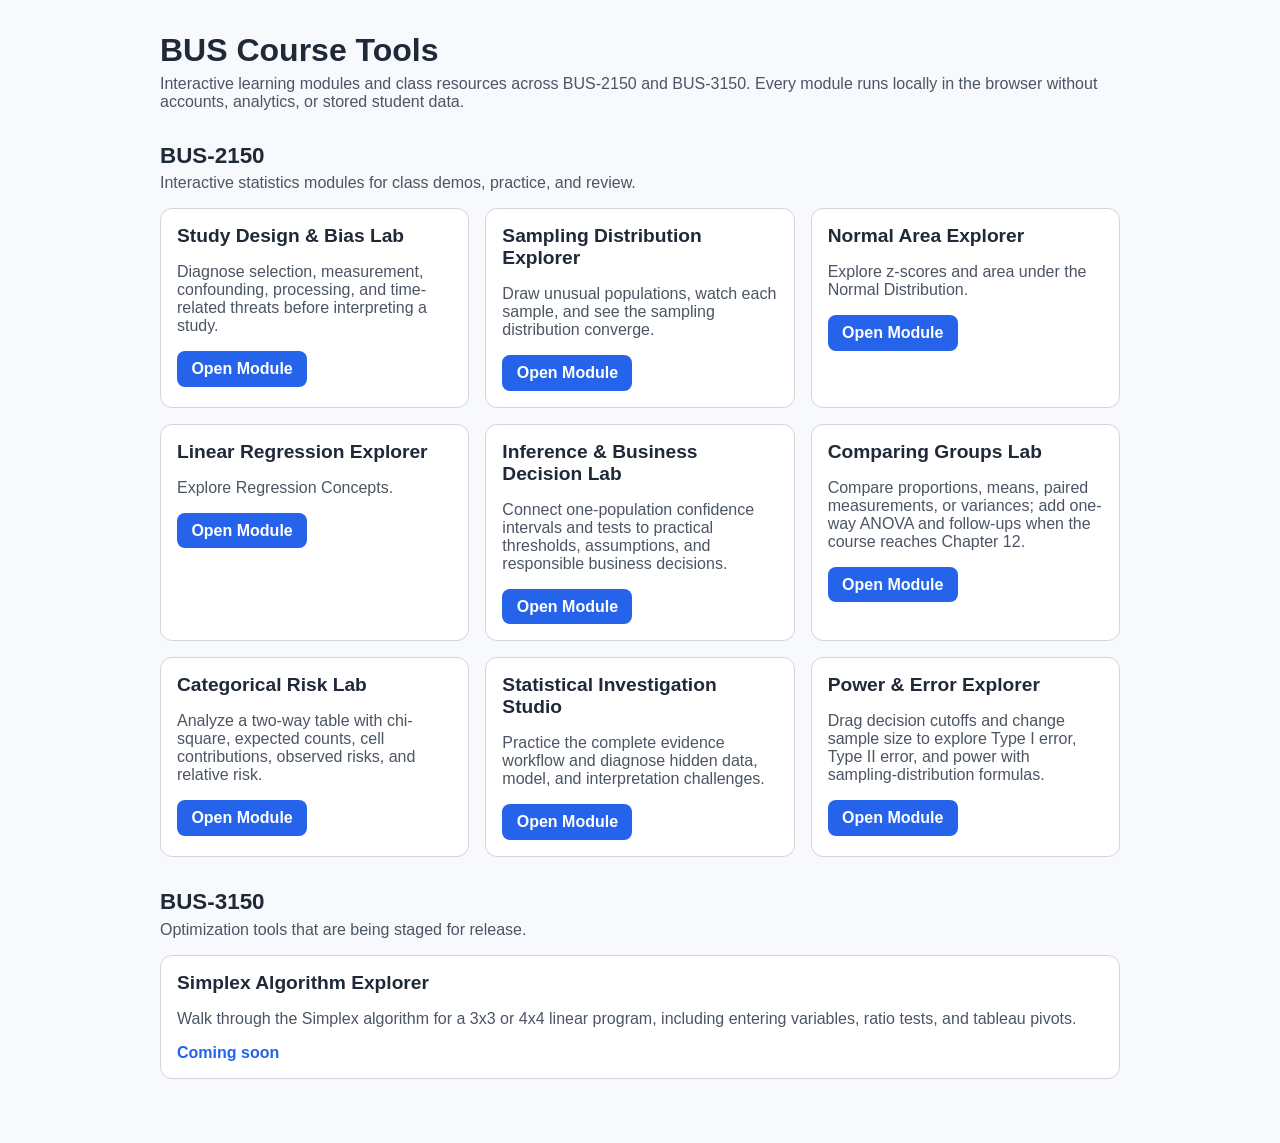
<file: index.html>
<!doctype html>
<html lang="en">
<head>
  <meta charset="UTF-8" />
  <meta name="viewport" content="width=device-width, initial-scale=1.0" />
  <title>BUS Course Tools</title>
  <style>
    :root {
      --bg: #f7f9fc;
      --text: #1f2937;
      --muted: #4b5563;
      --card: #ffffff;
      --border: #d1d5db;
      --primary: #2563eb;
      --primary-hover: #1d4ed8;
    }

    body {
      margin: 0;
      font-family: Arial, Helvetica, sans-serif;
      background: var(--bg);
      color: var(--text);
    }

    .wrap {
      max-width: 960px;
      margin: 2rem auto;
      padding: 0 1rem 2rem;
    }

    h1 {
      margin: 0 0 0.35rem;
      font-size: 2rem;
    }

    .subtitle {
      margin: 0 0 1.5rem;
      color: var(--muted);
    }

    .grid {
      display: grid;
      grid-template-columns: repeat(auto-fit, minmax(260px, 1fr));
      gap: 1rem;
    }

    .section {
      margin-top: 2rem;
    }

    .section h2 {
      margin: 0 0 0.35rem;
      font-size: 1.4rem;
    }

    .section-copy {
      margin: 0 0 1rem;
      color: var(--muted);
    }

    .card {
      background: var(--card);
      border: 1px solid var(--border);
      border-radius: 12px;
      padding: 1rem;
    }

    .card h2 {
      margin-top: 0;
      font-size: 1.2rem;
    }

    .card p {
      margin-bottom: 1rem;
      color: var(--muted);
    }

    .btn {
      display: inline-block;
      text-decoration: none;
      background: var(--primary);
      color: #fff;
      padding: 0.55rem 0.9rem;
      border-radius: 8px;
      font-weight: 600;
    }

    .btn:hover {
      background: var(--primary-hover);
    }

    .coming-soon {
      display: inline-block;
      font-weight: 600;
      color: var(--primary);
    }

    footer {
      margin-top: 1.5rem;
      color: var(--muted);
      font-size: 0.9rem;
    }

    code {
      background: #eef2ff;
      padding: 0.1rem 0.35rem;
      border-radius: 6px;
    }
  </style>
</head>
<body>
  <main class="wrap">
    <h1>BUS Course Tools</h1>
    <p class="subtitle">Interactive learning modules and class resources across BUS-2150 and BUS-3150. Every module runs locally in the browser without accounts, analytics, or stored student data.</p>

    <section class="section">
      <h2>BUS-2150</h2>
      <p class="section-copy">Interactive statistics modules for class demos, practice, and review.</p>

      <div class="grid">
        <article class="card">
          <h2>Study Design &amp; Bias Lab</h2>
          <p>
            Diagnose selection, measurement, confounding, processing, and time-related threats before interpreting a study.
          </p>
          <a class="btn" href="./modules/study-design-bias/index.html" target="_blank" rel="noopener">Open Module</a>
        </article>

        <article class="card">
          <h2>Sampling Distribution Explorer</h2>
          <p>
            Draw unusual populations, watch each sample, and see the sampling distribution converge.
          </p>
          <a class="btn" href="./modules/sampling-distribution/index.html" target="_blank" rel="noopener">Open Module</a>
        </article>

        <article class="card">
          <h2>Normal Area Explorer</h2>
          <p>
            Explore z-scores and area under the Normal Distribution.
          </p>
          <a class="btn" href="https://tools.benhartlage.com/normal-area/" target="_blank" rel="noopener">Open Module</a>
        </article>

        <article class="card">
          <h2>Linear Regression Explorer</h2>
          <p>
            Explore Regression Concepts.
          </p>
          <a class="btn" href="https://tools.benhartlage.com/linear-regression/" target="_blank" rel="noopener">Open Module</a>
        </article>

        <article class="card">
          <h2>Inference &amp; Business Decision Lab</h2>
          <p>
            Connect one-population confidence intervals and tests to practical thresholds, assumptions, and responsible business decisions.
          </p>
          <a class="btn" href="./modules/inference-decision/index.html" target="_blank" rel="noopener">Open Module</a>
        </article>

        <article class="card">
          <h2>Comparing Groups Lab</h2>
          <p>
            Compare proportions, means, paired measurements, or variances; add one-way ANOVA and follow-ups when the course reaches Chapter 12.
          </p>
          <a class="btn" href="./modules/comparing-groups/index.html" target="_blank" rel="noopener">Open Module</a>
        </article>

        <article class="card">
          <h2>Categorical Risk Lab</h2>
          <p>
            Analyze a two-way table with chi-square, expected counts, cell contributions, observed risks, and relative risk.
          </p>
          <a class="btn" href="./modules/categorical-risk/index.html" target="_blank" rel="noopener">Open Module</a>
        </article>

        <article class="card">
          <h2>Statistical Investigation Studio</h2>
          <p>
            Practice the complete evidence workflow and diagnose hidden data, model, and interpretation challenges.
          </p>
          <a class="btn" href="./modules/statistical-investigation/index.html" target="_blank" rel="noopener">Open Module</a>
        </article>

        <article class="card">
          <h2>Power &amp; Error Explorer</h2>
          <p>
            Drag decision cutoffs and change sample size to explore Type I error, Type II error, and power with sampling-distribution formulas.
          </p>
          <a class="btn" href="./modules/power-error/index.html" target="_blank" rel="noopener">Open Module</a>
        </article>
      </div>
    </section>

    <section class="section">
      <h2>BUS-3150</h2>
      <p class="section-copy">Optimization tools that are being staged for release.</p>

      <div class="grid">
        <article class="card">
          <h2>Simplex Algorithm Explorer</h2>
          <p>
            Walk through the Simplex algorithm for a 3x3 or 4x4 linear program, including entering variables, ratio tests, and tableau pivots.
          </p>
          <span class="coming-soon">Coming soon</span>
        </article>
      </div>
    </section>

     </main>
</body>
</html>
</file>
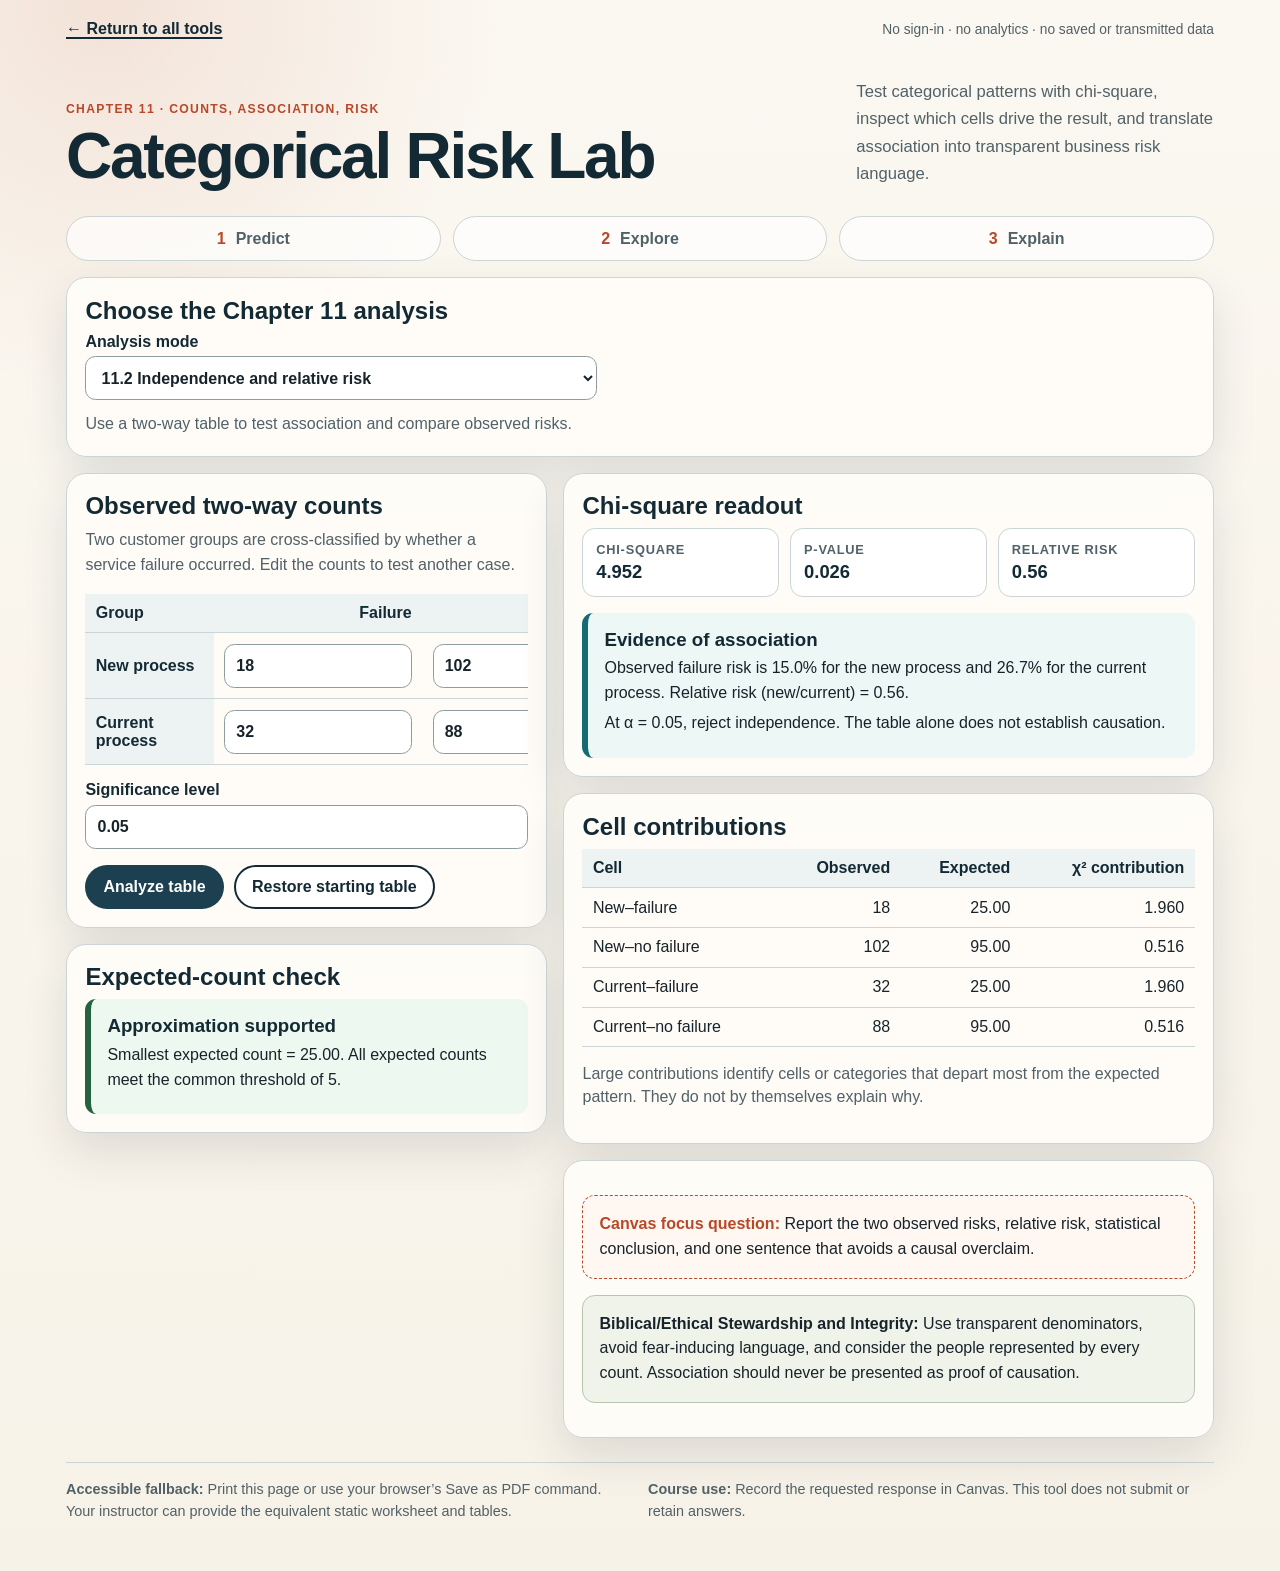
<file: modules/categorical-risk/index.html>
<!doctype html>
<html lang="en">
<head>
  <meta charset="utf-8" />
  <meta name="viewport" content="width=device-width, initial-scale=1" />
  <title>Categorical Risk Lab | BUS-2150</title>
  <meta name="description" content="Test categorical patterns with chi-square, inspect which cells drive the result, and translate association into transparent business risk language." />
  <link rel="canonical" href="https://tools.benhartlage.com/categorical-risk/" />
  <link rel="stylesheet" href="./styles.css" />
</head>
<body>
  <a class="skip-link" href="#main">Skip to activity</a>
  <div class="shell">
    <header class="topbar">
      <a class="return" href="https://tools.benhartlage.com/">← Return to all tools</a>
      <p class="privacy">No sign-in · no analytics · no saved or transmitted data</p>
    </header>
    <section class="hero">
      <div><p class="eyebrow">Chapter 11 · Counts, association, risk</p><h1>Categorical Risk Lab</h1></div>
      <p id="modeLede" class="lede">Test categorical patterns with chi-square, inspect which cells drive the result, and translate association into transparent business risk language.</p>
    </section>
    <div class="workflow" aria-label="Learning workflow">
      <div class="step"><strong>1</strong> Predict</div>
      <div class="step"><strong>2</strong> Explore</div>
      <div class="step"><strong>3</strong> Explain</div>
    </div>
    <section class="panel mode-panel" aria-labelledby="analysisModeHeading">
      <h2 id="analysisModeHeading">Choose the Chapter 11 analysis</h2>
      <label for="analysisMode">Analysis mode
        <select id="analysisMode">
          <option value="independence">11.2 Independence and relative risk</option>
          <option value="gof">11.1 Goodness of fit</option>
        </select>
      </label>
      <p id="modeContext" class="panel-copy">Use a two-way table to test association and compare observed risks.</p>
    </section>
    <main id="main"><div class="grid">
      <div class="stack">
        <section class="panel">
          <div id="independenceInputs">
            <h2>Observed two-way counts</h2>
            <p class="panel-copy">Two customer groups are cross-classified by whether a service failure occurred. Edit the counts to test another case.</p>
            <div class="table-wrap"><table>
              <thead><tr><th>Group</th><th>Failure</th><th>No failure</th></tr></thead>
              <tbody>
                <tr><th>New process</th><td><label><span class="sr-only">New process failures</span><input id="a" type="number" min="0" value="18"></label></td><td><label><span class="sr-only">New process no failures</span><input id="b" type="number" min="0" value="102"></label></td></tr>
                <tr><th>Current process</th><td><label><span class="sr-only">Current process failures</span><input id="c" type="number" min="0" value="32"></label></td><td><label><span class="sr-only">Current process no failures</span><input id="d" type="number" min="0" value="88"></label></td></tr>
              </tbody>
            </table></div>
          </div>
          <div id="gofInputs" class="hidden">
            <h2>Observed category counts</h2>
            <p class="panel-copy">Compare the observed complaint mix with a stated model. Expected percentages must total 100%.</p>
            <div class="gof-fields">
              <fieldset class="category-card">
                <legend>Billing</legend>
                <label for="gofObs0">Observed count<input id="gofObs0" type="number" min="0" value="18"></label>
                <label for="gofPct0">Expected percentage<input id="gofPct0" type="number" min=".001" max="100" step=".1" value="25"></label>
              </fieldset>
              <fieldset class="category-card">
                <legend>Delivery</legend>
                <label for="gofObs1">Observed count<input id="gofObs1" type="number" min="0" value="22"></label>
                <label for="gofPct1">Expected percentage<input id="gofPct1" type="number" min=".001" max="100" step=".1" value="25"></label>
              </fieldset>
              <fieldset class="category-card">
                <legend>Product</legend>
                <label for="gofObs2">Observed count<input id="gofObs2" type="number" min="0" value="35"></label>
                <label for="gofPct2">Expected percentage<input id="gofPct2" type="number" min=".001" max="100" step=".1" value="25"></label>
              </fieldset>
              <fieldset class="category-card">
                <legend>Service</legend>
                <label for="gofObs3">Observed count<input id="gofObs3" type="number" min="0" value="25"></label>
                <label for="gofPct3">Expected percentage<input id="gofPct3" type="number" min=".001" max="100" step=".1" value="25"></label>
              </fieldset>
            </div>
          </div>
          <label class="alpha-field" for="alpha">Significance level<input id="alpha" type="number" min=".001" max=".2" step=".001" value=".05"></label>
          <div class="button-row"><button id="run" type="button">Analyze table</button><button id="reset" class="secondary" type="button">Restore starting table</button></div>
        </section>
        <section class="panel">
          <h2>Expected-count check</h2><div id="expected" class="result warning" aria-live="polite"></div>
        </section>
      </div>
      <div class="stack">
        <section class="panel">
          <h2>Chi-square readout</h2>
          <div class="metric-grid">
            <div class="metric"><span>Chi-square</span><strong id="chi">—</strong></div>
            <div class="metric"><span>p-value</span><strong id="p">—</strong></div>
            <div class="metric"><span id="thirdMetricLabel">Relative risk</span><strong id="rr">—</strong></div>
          </div>
          <div id="result" class="result" style="margin-top:1rem" aria-live="polite"></div>
        </section>
        <section class="panel">
          <h2 id="contributionsHeading">Cell contributions</h2>
          <div id="cells" class="table-wrap"></div>
          <p class="hint">Large contributions identify cells or categories that depart most from the expected pattern. They do not by themselves explain why.</p>
        </section>
        <section class="panel">
          <p class="prompt"><strong>Canvas focus question:</strong> <span id="focusQuestion">Report the two observed risks, relative risk, statistical conclusion, and one sentence that avoids a causal overclaim.</span></p>
          <p class="callout"><strong>Biblical/Ethical Stewardship and Integrity:</strong> Use transparent denominators, avoid fear-inducing language, and consider the people represented by every count. Association should never be presented as proof of causation.</p>
        </section>
      </div>
    </div></main>
    <footer class="footer">
      <p><strong>Accessible fallback:</strong> Print this page or use your browser’s Save as PDF command. Your instructor can provide the equivalent static worksheet and tables.</p>
      <p><strong>Course use:</strong> Record the requested response in Canvas. This tool does not submit or retain answers.</p>
    </footer>
  </div>
  <script src="./app.js"></script>
</body>
</html>
</file>
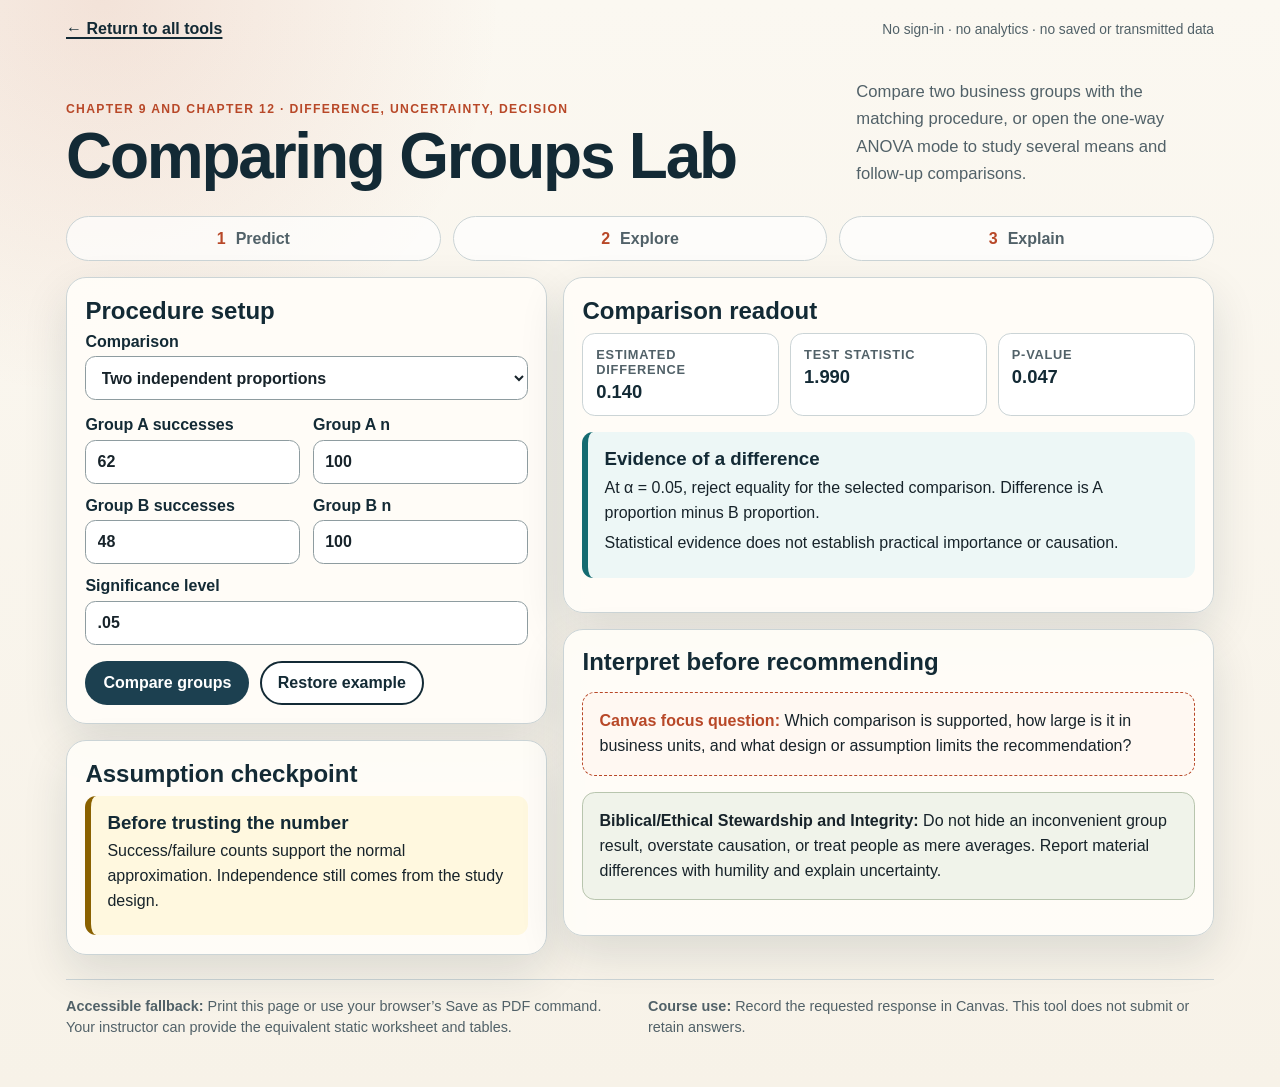
<file: modules/comparing-groups/index.html>
<!doctype html>
<html lang="en">
<head>
  <meta charset="utf-8" />
  <meta name="viewport" content="width=device-width, initial-scale=1" />
  <title>Comparing Groups Lab | BUS-2150</title>
  <meta name="description" content="Compare two business groups with the matching procedure, or open the one-way ANOVA mode to study several means and follow-up comparisons." />
  <link rel="canonical" href="https://tools.benhartlage.com/comparing-groups/" />
  <link rel="stylesheet" href="./styles.css" />
</head>
<body>
  <a class="skip-link" href="#main">Skip to activity</a>
  <div class="shell">
    <header class="topbar">
      <a class="return" href="https://tools.benhartlage.com/">← Return to all tools</a>
      <p class="privacy">No sign-in · no analytics · no saved or transmitted data</p>
    </header>
    <section class="hero">
      <div><p class="eyebrow">Chapter 9 and Chapter 12 · Difference, uncertainty, decision</p><h1>Comparing Groups Lab</h1></div>
      <p class="lede">Compare two business groups with the matching procedure, or open the one-way ANOVA mode to study several means and follow-up comparisons.</p>
    </section>
    <div class="workflow" aria-label="Learning workflow">
      <div class="step"><strong>1</strong> Predict</div>
      <div class="step"><strong>2</strong> Explore</div>
      <div class="step"><strong>3</strong> Explain</div>
    </div>
    <main id="main"><div class="grid">
      <div class="stack">
        <section class="panel">
          <h2 id="setupTitle">Procedure setup</h2>
          <label>Comparison<select id="mode"><option value="prop">Two independent proportions</option><option value="means">Two independent means</option><option value="paired">Paired means</option><option value="variance">Two variances (F)</option><option value="anova">One-way ANOVA</option></select></label>
          <div id="inputs" class="fields" style="margin-top:1rem"></div>
          <label style="margin-top:.8rem">Significance level<input id="alpha" type="number" min=".001" max=".2" step=".001" value=".05"></label>
          <div class="button-row"><button id="run" type="button">Compare groups</button><button id="reset" class="secondary" type="button">Restore example</button></div>
        </section>
        <section class="panel">
          <h2>Assumption checkpoint</h2>
          <div id="assumptions" class="result warning" aria-live="polite"></div>
        </section>
      </div>
      <div class="stack">
        <section class="panel">
          <h2>Comparison readout</h2>
          <div class="metric-grid">
            <div class="metric"><span>Estimated difference</span><strong id="difference">—</strong></div>
            <div class="metric"><span>Test statistic</span><strong id="stat">—</strong></div>
            <div class="metric"><span>p-value</span><strong id="pvalue">—</strong></div>
          </div>
          <div id="result" class="result" style="margin-top:1rem" aria-live="polite"></div>
          <div id="followup" class="table-wrap" style="margin-top:1rem"></div>
        </section>
        <section class="panel">
          <h2>Interpret before recommending</h2>
          <p class="prompt"><strong>Canvas focus question:</strong> Which comparison is supported, how large is it in business units, and what design or assumption limits the recommendation?</p>
          <p class="callout"><strong>Biblical/Ethical Stewardship and Integrity:</strong> Do not hide an inconvenient group result, overstate causation, or treat people as mere averages. Report material differences with humility and explain uncertainty.</p>
        </section>
      </div>
    </div></main>
    <footer class="footer">
      <p><strong>Accessible fallback:</strong> Print this page or use your browser’s Save as PDF command. Your instructor can provide the equivalent static worksheet and tables.</p>
      <p><strong>Course use:</strong> Record the requested response in Canvas. This tool does not submit or retain answers.</p>
    </footer>
  </div>
  <script src="./app.js"></script>
</body>
</html>
</file>
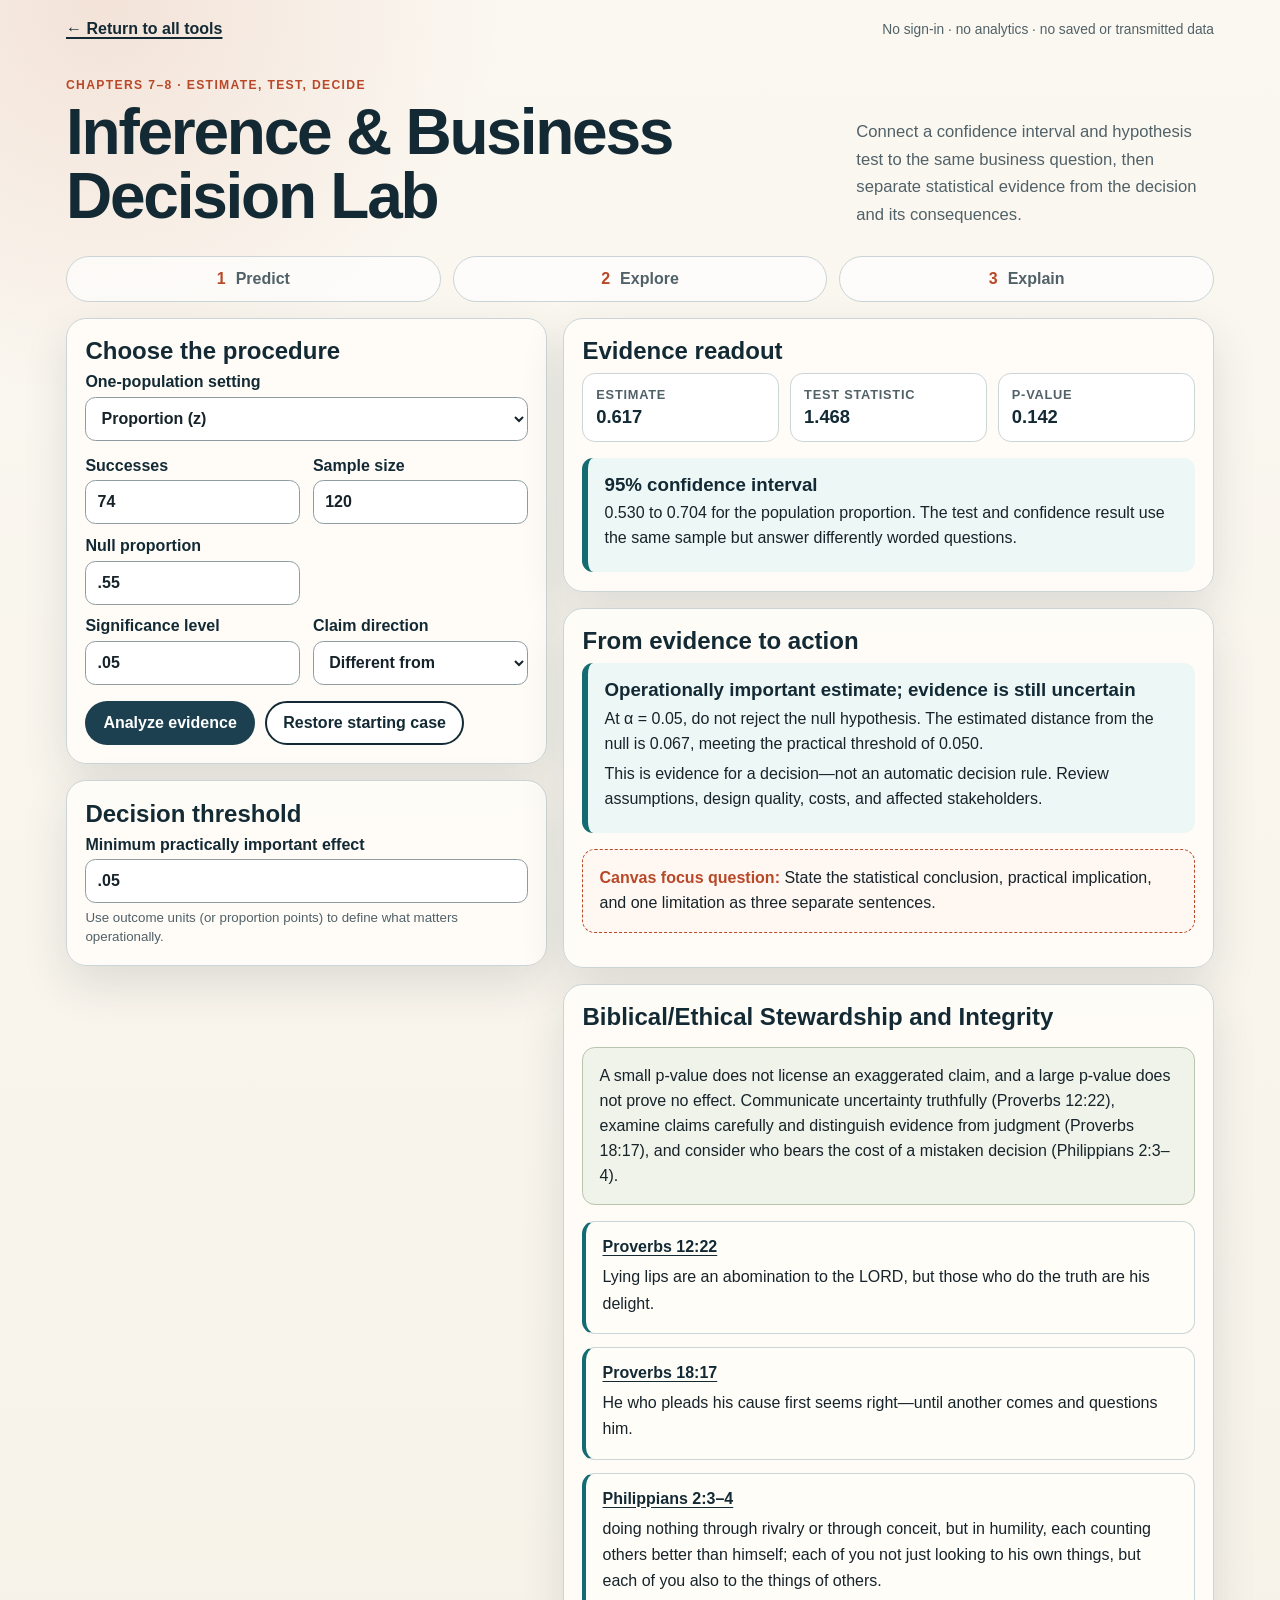
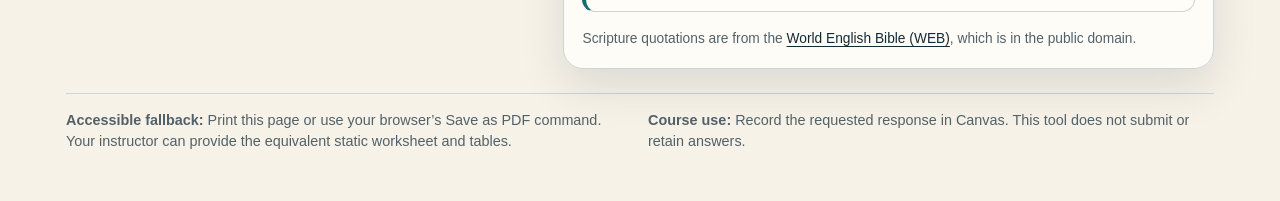
<file: modules/inference-decision/index.html>
<!doctype html>
<html lang="en">
<head>
  <meta charset="utf-8" />
  <meta name="viewport" content="width=device-width, initial-scale=1" />
  <title>Inference & Business Decision Lab | BUS-2150</title>
  <meta name="description" content="Connect a confidence interval and hypothesis test to the same business question, then separate statistical evidence from the decision and its consequences." />
  <link rel="canonical" href="https://tools.benhartlage.com/inference-decision/" />
  <link rel="stylesheet" href="./styles.css" />
</head>
<body>
  <a class="skip-link" href="#main">Skip to activity</a>
  <div class="shell">
    <header class="topbar">
      <a class="return" href="https://tools.benhartlage.com/">← Return to all tools</a>
      <p class="privacy">No sign-in · no analytics · no saved or transmitted data</p>
    </header>
    <section class="hero">
      <div><p class="eyebrow">Chapters 7–8 · Estimate, test, decide</p><h1>Inference & Business Decision Lab</h1></div>
      <p class="lede">Connect a confidence interval and hypothesis test to the same business question, then separate statistical evidence from the decision and its consequences.</p>
    </section>
    <div class="workflow" aria-label="Learning workflow">
      <div class="step"><strong>1</strong> Predict</div>
      <div class="step"><strong>2</strong> Explore</div>
      <div class="step"><strong>3</strong> Explain</div>
    </div>
    <main id="main"><div class="grid">
      <div class="stack">
        <section class="panel">
          <h2>Choose the procedure</h2>
          <label for="mode">One-population setting<select id="mode"><option value="prop">Proportion (z)</option><option value="mean">Mean (t)</option><option value="variance">Variance (chi-square)</option></select></label>
          <div id="inputs" class="fields" style="margin-top:1rem"></div>
          <div class="fields" style="margin-top:.8rem">
            <label>Significance level<input id="alpha" type="number" min=".001" max=".2" step=".001" value=".05"></label>
            <label>Claim direction<select id="direction"><option value="two">Different from</option><option value="greater">Greater than</option><option value="less">Less than</option></select></label>
          </div>
          <div class="button-row"><button id="analyze" type="button">Analyze evidence</button><button id="reset" class="secondary" type="button">Restore starting case</button></div>
        </section>
        <section class="panel">
          <h2>Decision threshold</h2>
          <label>Minimum practically important effect<input id="practical" type="number" min="0" step=".01" value=".05"><small>Use outcome units (or proportion points) to define what matters operationally.</small></label>
        </section>
      </div>
      <div class="stack">
        <section class="panel">
          <h2>Evidence readout</h2>
          <div class="metric-grid">
            <div class="metric"><span>Estimate</span><strong id="estimate">—</strong></div>
            <div class="metric"><span>Test statistic</span><strong id="stat">—</strong></div>
            <div class="metric"><span>p-value</span><strong id="pvalue">—</strong></div>
          </div>
          <div id="interval" class="result" style="margin-top:1rem" aria-live="polite"></div>
        </section>
        <section class="panel">
          <h2>From evidence to action</h2>
          <div id="decision" class="result" aria-live="polite"></div>
          <p class="prompt"><strong>Canvas focus question:</strong> State the statistical conclusion, practical implication, and one limitation as three separate sentences.</p>
        </section>
        <section class="panel">
          <h2>Biblical/Ethical Stewardship and Integrity</h2>
          <p class="callout">A small p-value does not license an exaggerated claim, and a large p-value does not prove no effect. Communicate uncertainty truthfully (Proverbs 12:22), examine claims carefully and distinguish evidence from judgment (Proverbs 18:17), and consider who bears the cost of a mistaken decision (Philippians 2:3–4).</p>
          <div class="scripture-passages">
            <figure class="scripture-passage">
              <figcaption><a href="https://ebible.org/engwebp/PRO12.htm">Proverbs 12:22</a></figcaption>
              <blockquote cite="https://ebible.org/engwebp/PRO12.htm"><p>Lying lips are an abomination to the LORD, but those who do the truth are his delight.</p></blockquote>
            </figure>
            <figure class="scripture-passage">
              <figcaption><a href="https://ebible.org/engwebp/PRO18.htm">Proverbs 18:17</a></figcaption>
              <blockquote cite="https://ebible.org/engwebp/PRO18.htm"><p>He who pleads his cause first seems right—until another comes and questions him.</p></blockquote>
            </figure>
            <figure class="scripture-passage">
              <figcaption><a href="https://ebible.org/engwebp/PHP02.htm">Philippians 2:3–4</a></figcaption>
              <blockquote cite="https://ebible.org/engwebp/PHP02.htm"><p>doing nothing through rivalry or through conceit, but in humility, each counting others better than himself; each of you not just looking to his own things, but each of you also to the things of others.</p></blockquote>
            </figure>
          </div>
          <p class="scripture-attribution">Scripture quotations are from the <a href="https://ebible.org/engwebp/copyright.htm">World English Bible (WEB)</a>, which is in the public domain.</p>
        </section>
      </div>
    </div></main>
    <footer class="footer">
      <p><strong>Accessible fallback:</strong> Print this page or use your browser’s Save as PDF command. Your instructor can provide the equivalent static worksheet and tables.</p>
      <p><strong>Course use:</strong> Record the requested response in Canvas. This tool does not submit or retain answers.</p>
    </footer>
  </div>
  <script src="./app.js"></script>
</body>
</html>
</file>
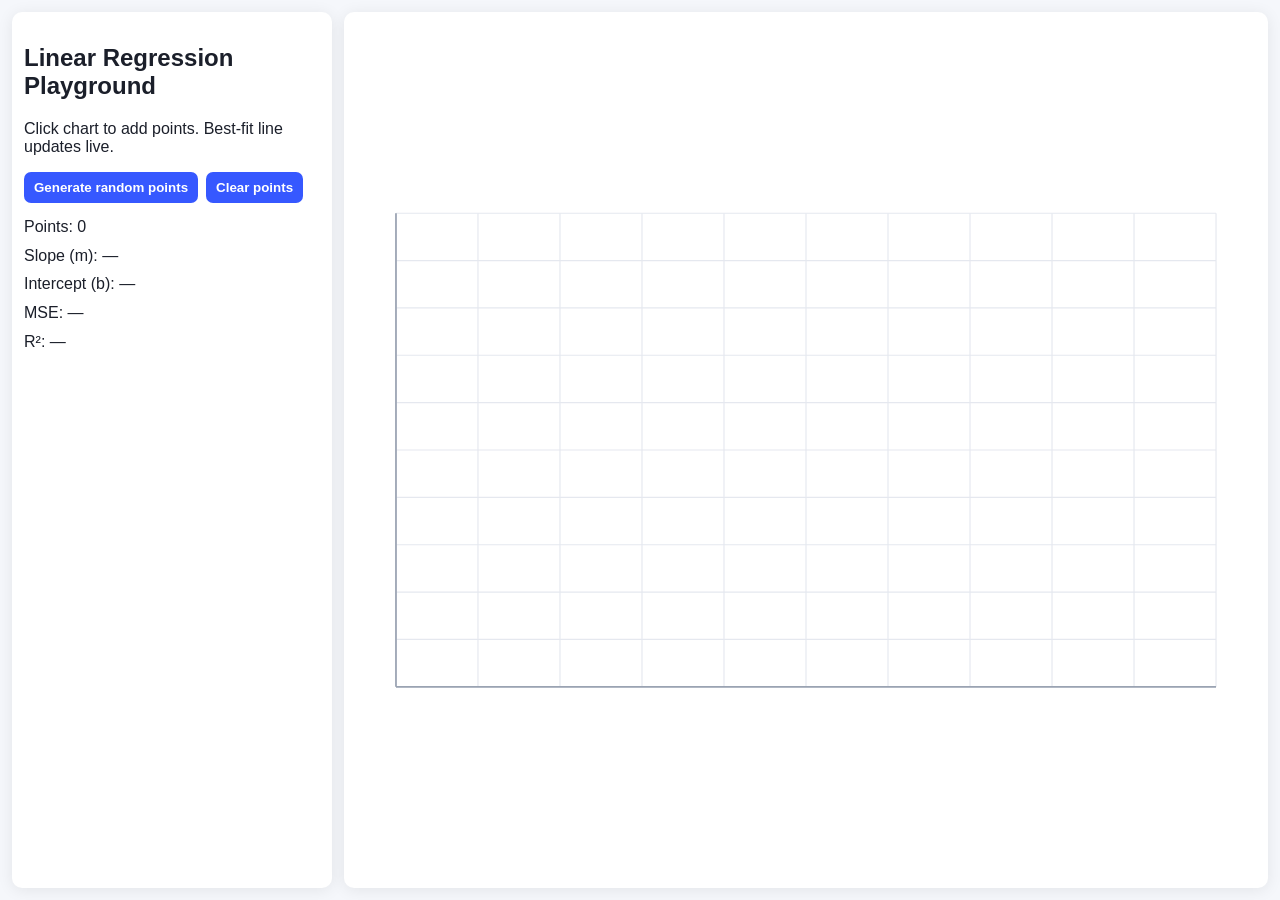
<file: modules/linear-regression/index.html>
﻿<!doctype html>
<html lang="en">
<head>
  <meta charset="UTF-8" />
  <meta name="viewport" content="width=device-width, initial-scale=1.0" />
  <title>Linear Regression Playground</title>
  <link rel="stylesheet" href="styles.css" />
</head>
<body>
  <main class="wrap">
    <section class="panel">
      <h1>Linear Regression Playground</h1>
      <p>Click chart to add points. Best-fit line updates live.</p>
      <div class="controls">
        <button id="randomBtn">Generate random points</button>
        <button id="clearBtn">Clear points</button>
      </div>
      <ul class="stats">
        <li>Points: <span id="count">0</span></li>
        <li>Slope (m): <span id="slope">—</span></li>
        <li>Intercept (b): <span id="intercept">—</span></li>
        <li>MSE: <span id="mse">—</span></li>
        <li>R²: <span id="r2">—</span></li>
      </ul>
    </section>
    <section class="chartBox">
      <svg id="chart" viewBox="0 0 800 500"></svg>
    </section>
  </main>
  <script src="app.js"></script>
</body>
</html>
</file>
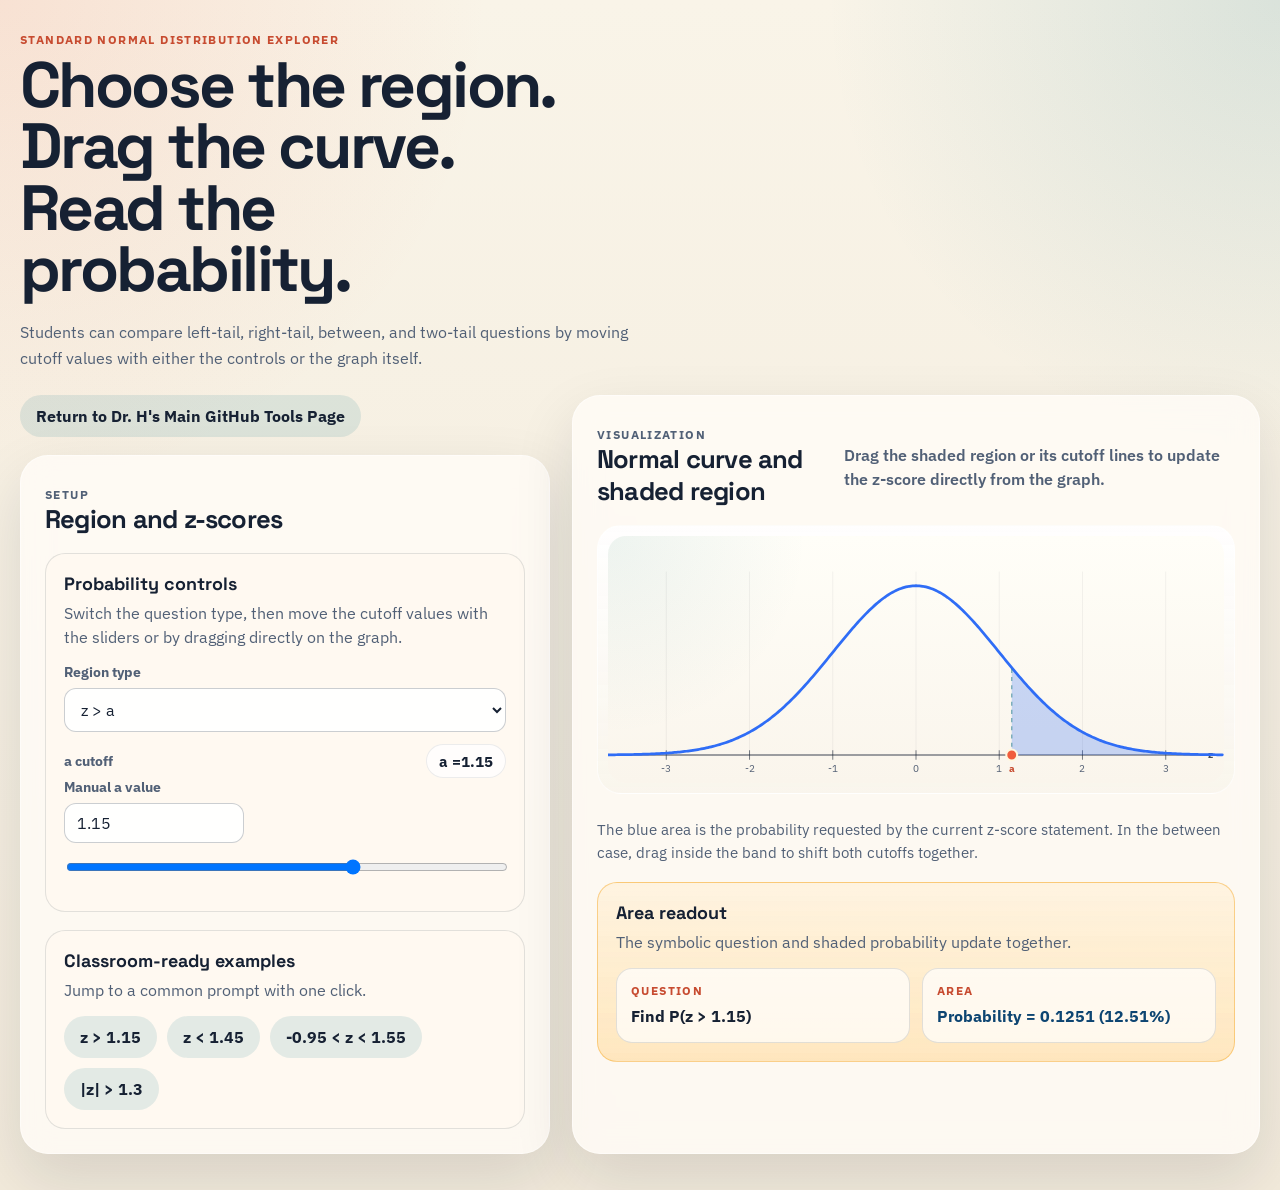
<file: modules/normal-area-explorer/index.html>
<!doctype html>
<html lang="en">
  <head>
    <meta charset="UTF-8" />
    <meta name="viewport" content="width=device-width, initial-scale=1.0" />
    <title>Normal Model Area Explorer</title>
    <meta
      name="description"
      content="Explore standard normal probabilities with sliders and direct graph dragging."
    />
    <link rel="preconnect" href="https://fonts.googleapis.com" />
    <link rel="preconnect" href="https://fonts.gstatic.com" crossorigin />
    <link
      href="https://fonts.googleapis.com/css2?family=IBM+Plex+Sans:wght@400;500;600;700&family=Space+Grotesk:wght@500;700&display=swap"
      rel="stylesheet"
    />
    <link rel="stylesheet" href="./styles.css" />
  </head>
  <body>
    <div class="page-shell">
      <header class="hero">
        <div>
          <p class="eyebrow">Standard Normal Distribution Explorer</p>
          <h1>Choose the region. Drag the curve. Read the probability.</h1>
        </div>
        <p class="hero-copy">
          Students can compare left-tail, right-tail, between, and two-tail questions by
          moving cutoff values with either the controls or the graph itself.
        </p>
      </header>

      <main class="workspace">
        <div class="control-column">
          <div class="button-row return-link-row">
            <a
              class="button button-secondary spotlight-button return-link-button"
              href="https://rhartlage.github.io/"
            >
              Return to Dr. H's Main GitHub Tools Page
            </a>
          </div>

          <section class="panel control-panel">
            <div class="panel-head">
              <div>
                <p class="section-kicker">Setup</p>
                <h2 class="single-line-title">Region and z-scores</h2>
              </div>
            </div>

            <section class="card">
              <div class="card-head compact">
                <div>
                  <h3>Probability controls</h3>
                  <p>
                    Switch the question type, then move the cutoff values with the sliders
                    or by dragging directly on the graph.
                  </p>
                </div>
              </div>

              <div class="form-grid">
                <label>
                  <span>Region type</span>
                  <select id="regionType">
                    <option value="right">z &gt; a</option>
                    <option value="left">z &lt; a</option>
                    <option value="between">a &lt; z &lt; b</option>
                    <option value="absGreater">|z| &gt; a</option>
                  </select>
                </label>

                <div class="slider-control">
                  <div class="slider-top">
                    <span class="field-label">a cutoff</span>
                    <strong class="value-chip">a = <span id="aValue">1.15</span></strong>
                  </div>
                  <label class="manual-field" for="aInput">
                    <span>Manual a value</span>
                    <input
                      id="aInput"
                      class="manual-value-input"
                      type="number"
                      min="-3.5"
                      max="3.5"
                      step="0.01"
                      inputmode="decimal"
                      value="1.15"
                    />
                  </label>
                  <input
                    id="aSlider"
                    type="range"
                    min="-3.5"
                    max="3.5"
                    step="0.01"
                    value="1.15"
                    aria-label="a cutoff slider"
                  />
                </div>

                <div id="bControl" class="slider-control">
                  <div class="slider-top">
                    <span class="field-label">b cutoff</span>
                    <strong class="value-chip">b = <span id="bValue">1.45</span></strong>
                  </div>
                  <label class="manual-field" for="bInput">
                    <span>Manual b value</span>
                    <input
                      id="bInput"
                      class="manual-value-input"
                      type="number"
                      min="-3.5"
                      max="3.5"
                      step="0.01"
                      inputmode="decimal"
                      value="1.45"
                    />
                  </label>
                  <input
                    id="bSlider"
                    type="range"
                    min="-3.5"
                    max="3.5"
                    step="0.01"
                    value="1.45"
                    aria-label="b cutoff slider"
                  />
                </div>
              </div>
            </section>

            <section class="card">
              <div class="card-head compact">
                <div>
                  <h3>Classroom-ready examples</h3>
                  <p>Jump to a common prompt with one click.</p>
                </div>
              </div>

              <div class="examples">
                <button class="button button-secondary" data-type="right" data-a="1.15" type="button">
                  z &gt; 1.15
                </button>
                <button class="button button-secondary" data-type="left" data-a="1.45" type="button">
                  z &lt; 1.45
                </button>
                <button
                  class="button button-secondary"
                  data-type="between"
                  data-a="-0.95"
                  data-b="1.55"
                  type="button"
                >
                  -0.95 &lt; z &lt; 1.55
                </button>
                <button class="button button-secondary" data-type="absGreater" data-a="1.3" type="button">
                  |z| &gt; 1.3
                </button>
              </div>
            </section>
          </section>
        </div>

        <section class="panel graph-panel">
          <div class="panel-head graph-head">
            <div>
              <p class="section-kicker">Visualization</p>
              <h2>Normal curve and shaded region</h2>
            </div>
            <p class="graph-hint">
              Drag the shaded region or its cutoff lines to update the z-score directly
              from the graph.
            </p>
          </div>

          <div class="plot-shell">
            <svg
              id="normalSvg"
              viewBox="0 0 900 360"
              role="img"
              aria-label="Standard normal curve with draggable shaded probability region"
            ></svg>
          </div>

          <div class="plot-caption">
            The blue area is the probability requested by the current z-score statement.
            In the between case, drag inside the band to shift both cutoffs together.
          </div>

          <section class="card objective-card" aria-live="polite">
            <div class="card-head compact">
              <div>
                <h3>Area readout</h3>
                <p>The symbolic question and shaded probability update together.</p>
              </div>
            </div>

            <div class="status-grid readout-grid">
              <article class="status-tile">
                <span class="status-label">Question</span>
                <p id="questionText"></p>
              </article>
              <article class="status-tile">
                <span class="status-label">Area</span>
                <p id="answerText"></p>
              </article>
            </div>
          </section>
        </section>
      </main>
    </div>

    <script src="./app.js"></script>
  </body>
</html>
</file>
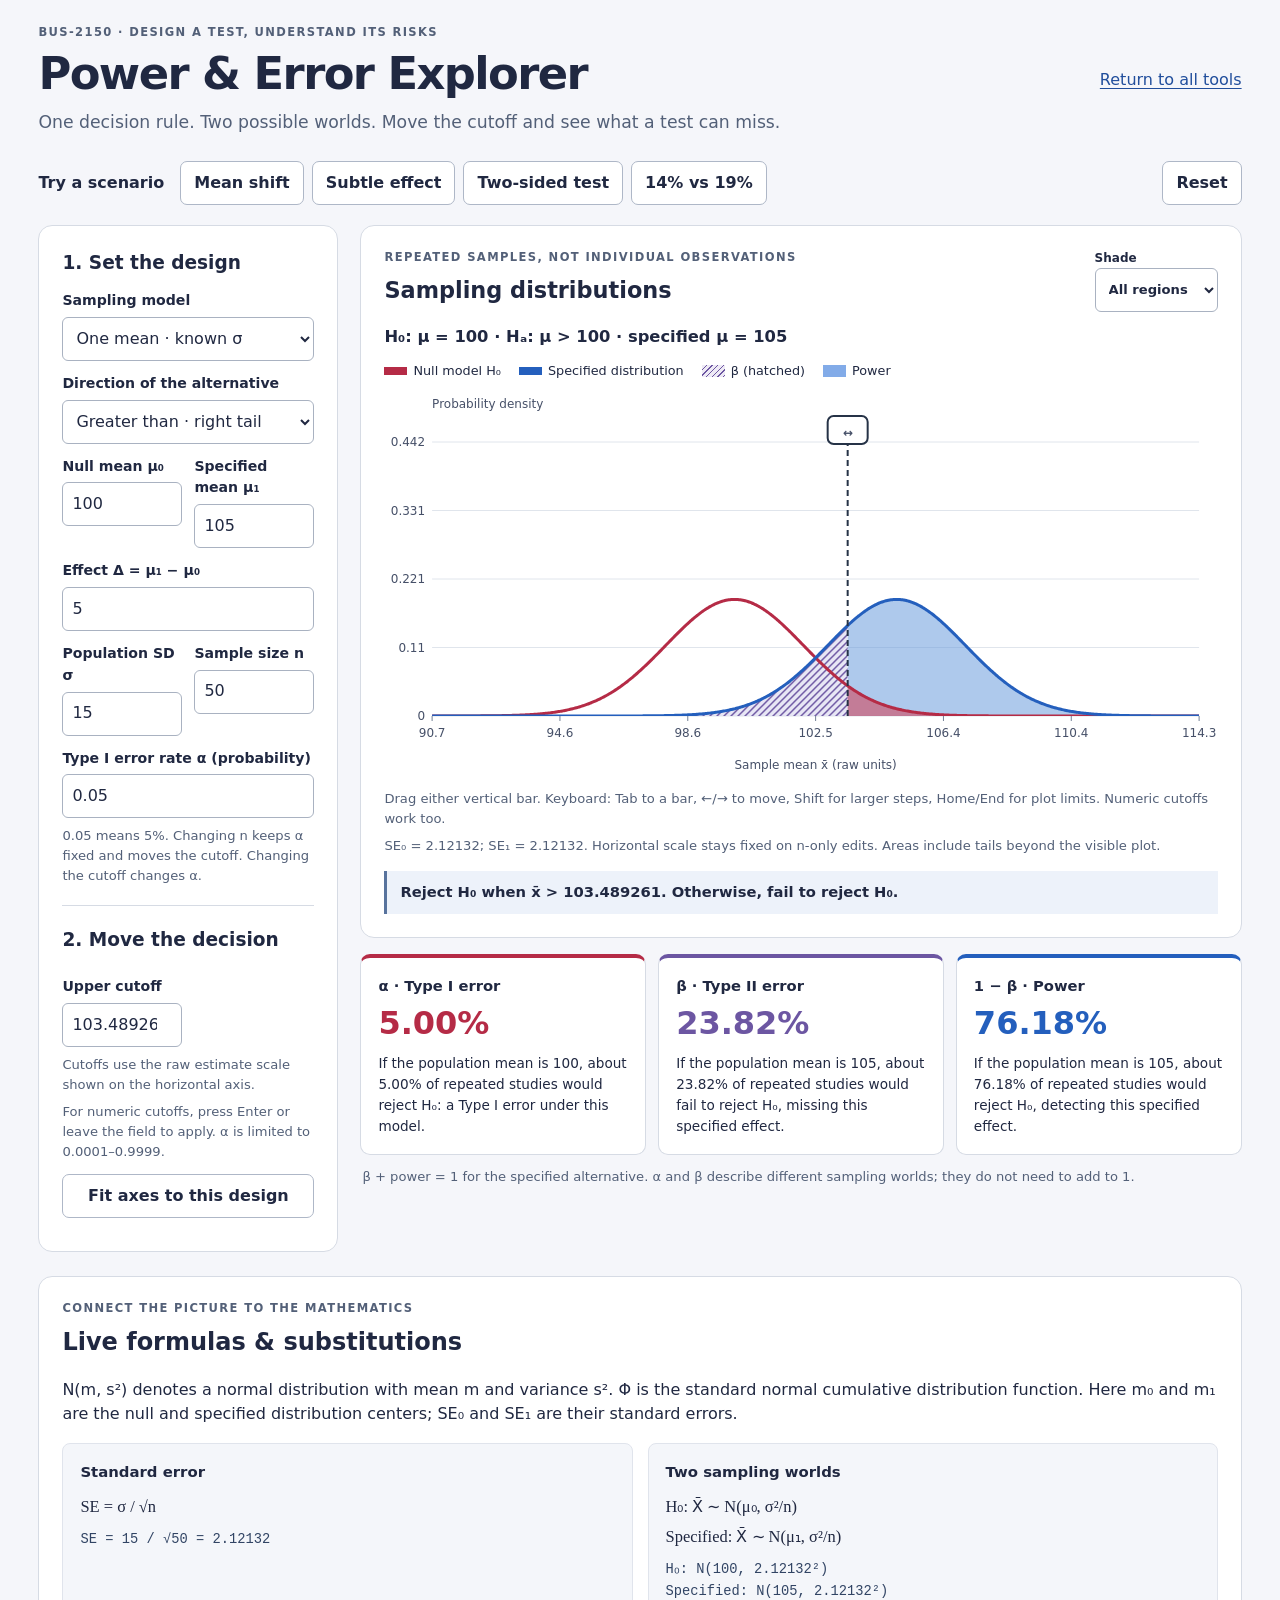
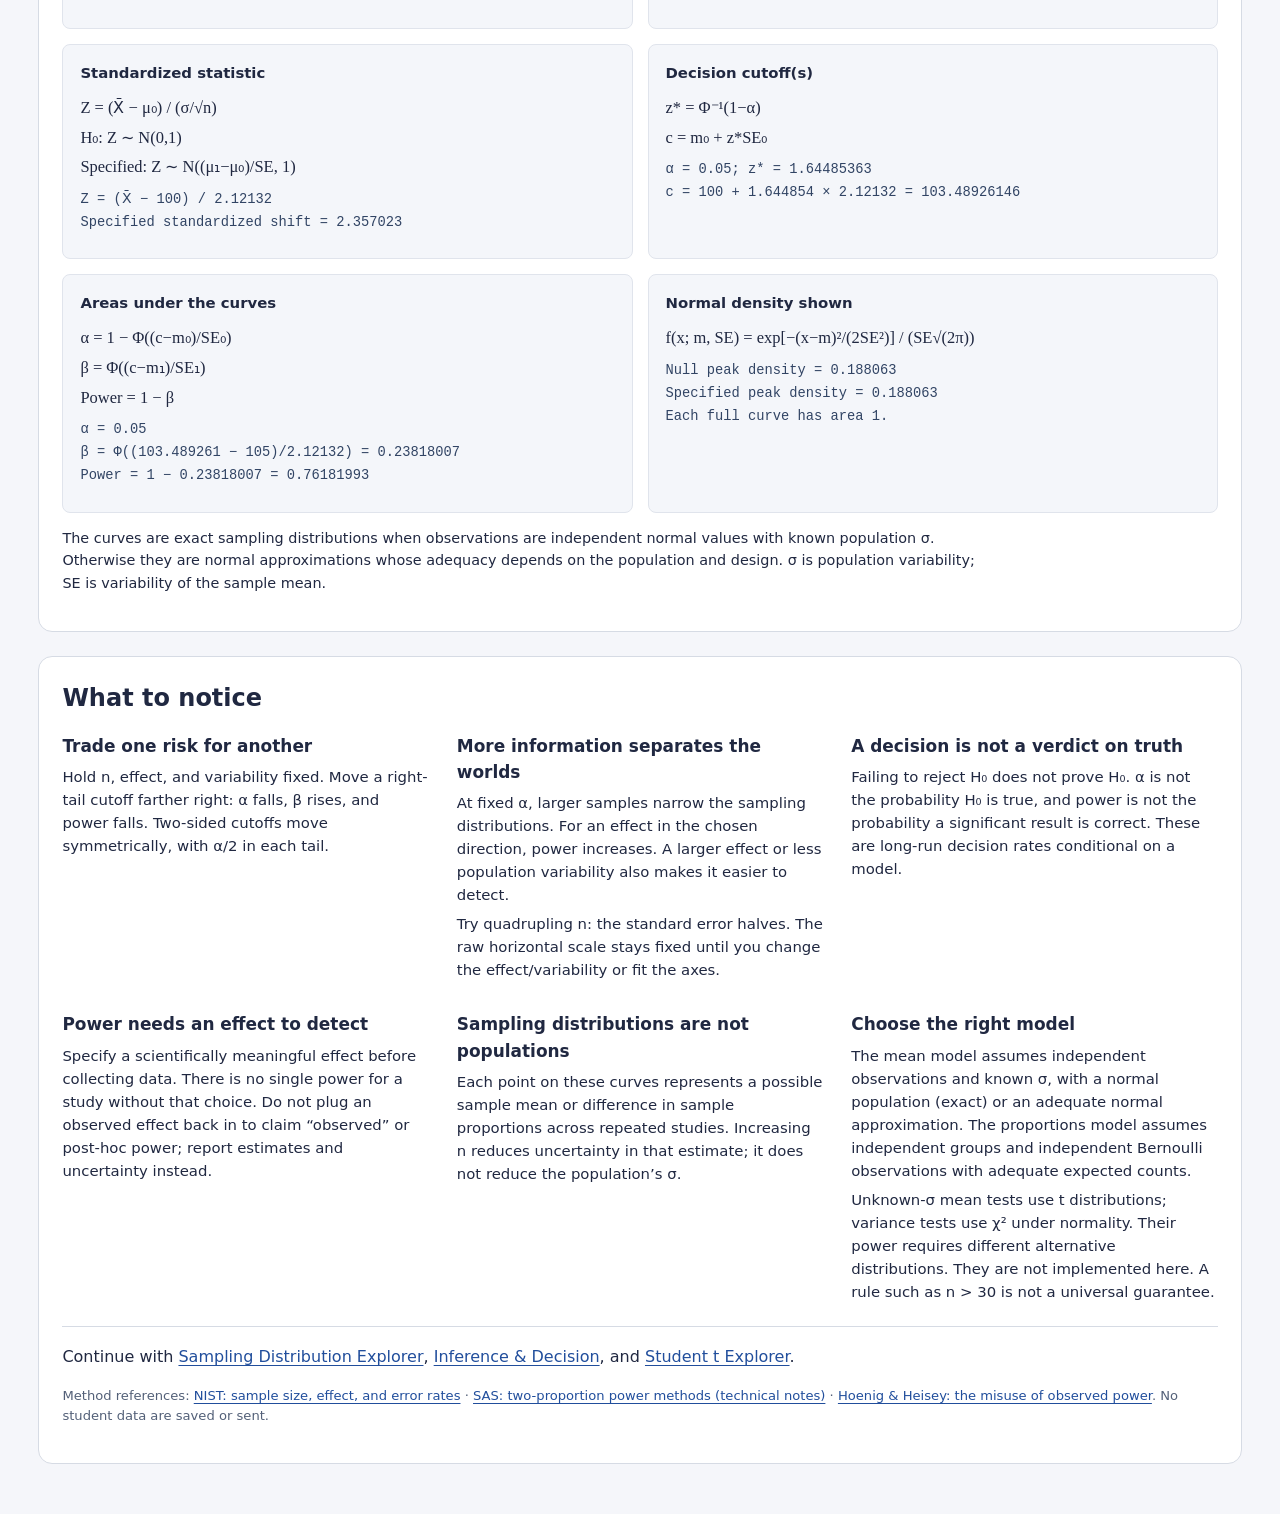
<file: modules/power-error/index.html>
<!doctype html>
<html lang="en">
<head>
  <meta charset="utf-8">
  <meta name="viewport" content="width=device-width, initial-scale=1">
  <title>Power &amp; Error Explorer | Dr. Ben Hartlage</title>
  <meta name="description" content="Explore statistical power, Type I and Type II errors with draggable decision cutoffs, sample sizes, and live sampling-distribution formulas.">
  <link rel="canonical" href="https://tools.benhartlage.com/power-error/">
  <link rel="icon" href="data:image/svg+xml,%3Csvg xmlns='http://www.w3.org/2000/svg' viewBox='0 0 32 32'%3E%3Crect width='32' height='32' rx='7' fill='%23191d4c'/%3E%3Ctext x='16' y='24' text-anchor='middle' font-family='Georgia' font-size='25' fill='white'%3E%CE%B2%3C/text%3E%3C/svg%3E">
  <link rel="stylesheet" href="styles.css">
  <script src="power-math.js" defer></script>
  <script src="app.js" defer></script>
</head>
<body>
  <a class="skip-link" href="#main">Skip to explorer</a>
  <main id="main" class="pe-shell">
    <header class="pe-header">
      <div><p class="pe-kicker">BUS-2150 · Design a test, understand its risks</p>
        <h1>Power &amp; Error Explorer</h1>
        <p class="pe-intro">One decision rule. Two possible worlds. Move the cutoff and see what a test can miss.</p>
      </div>
      <a href="https://tools.benhartlage.com/">Return to all tools</a>
    </header>
    <div class="pe-presets" aria-label="Starting scenarios">
      <span>Try a scenario</span>
      <button type="button" data-preset="mean">Mean shift</button>
      <button type="button" data-preset="small">Subtle effect</button>
      <button type="button" data-preset="two">Two-sided test</button>
      <button type="button" data-preset="proportions">14% vs 19%</button>
      <button type="button" id="reset">Reset</button>
    </div>
    <div class="pe-workspace">
      <aside class="pe-controls pe-panel" aria-labelledby="design-title">
        <h2 id="design-title">1. Set the design</h2>
        <form id="design" novalidate>
          <label for="model">Sampling model</label>
          <select id="model"><option value="mean">One mean · known σ</option><option value="proportions">Two independent proportions</option></select>
          <label for="tail">Direction of the alternative</label>
          <select id="tail"><option value="right">Greater than · right tail</option><option value="left">Less than · left tail</option><option value="two">Different from · two tails</option></select>
          <div id="mean-fields">
            <div class="pe-pair"><div><label for="mu0">Null mean μ₀</label><input id="mu0" type="number" value="100" min="-1000000" max="1000000" step="any" required></div><div><label for="mu1">Specified mean μ₁</label><input id="mu1" type="number" value="105" min="-1000000" max="1000000" step="any" required></div></div>
            <label for="effect">Effect Δ = μ₁ − μ₀</label><input id="effect" type="number" value="5" min="-2000000" max="2000000" step="any" required>
            <div class="pe-pair"><div><label for="sigma">Population SD σ</label><input id="sigma" type="number" value="15" min="0.001" max="1000000" step="any" required></div><div><label for="n">Sample size n</label><input id="n" type="number" value="50" min="2" max="1000000" step="1" required></div></div>
          </div>
          <div id="proportion-fields" hidden>
            <div class="pe-pair"><div><label for="p1">Group 1 rate p₁</label><input id="p1" type="number" value="0.14" min="0.001" max="0.999" step="any" required></div><div><label for="p2">Group 2 rate p₂</label><input id="p2" type="number" value="0.19" min="0.001" max="0.999" step="any" required></div></div>
            <div class="pe-pair"><div><label for="n1">Group 1 size n₁</label><input id="n1" type="number" value="681" min="2" max="1000000" step="1" required></div><div><label for="n2">Group 2 size n₂</label><input id="n2" type="number" value="681" min="2" max="1000000" step="1" required></div></div>
            <p class="pe-hint">Rates determine Bernoulli variability p(1 − p); there is no separate σ control.</p>
          </div>
          <label for="alpha">Type I error rate α (probability)</label><input id="alpha" type="number" value="0.05" min="0.0001" max="0.9999" step="any" required>
          <p class="pe-hint">0.05 means 5%. Changing n keeps α fixed and moves the cutoff. Changing the cutoff changes α.</p>
        </form>
        <div class="pe-cutoffs">
          <h2>2. Move the decision</h2>
          <div class="pe-pair"><div id="lower-field"><label for="lower">Lower cutoff</label><input id="lower" type="number" step="any"></div><div id="upper-field"><label for="upper">Upper cutoff</label><input id="upper" type="number" step="any"></div></div>
          <p id="cutoff-note" class="pe-hint"></p><p class="pe-hint">For numeric cutoffs, press Enter or leave the field to apply. α is limited to 0.0001–0.9999.</p>
          <button type="button" id="refit">Fit axes to this design</button>
        </div>
        <p id="validation" role="status" class="pe-validation"></p>
      </aside>
      <section class="pe-results" aria-labelledby="chart-title">
        <div class="pe-panel pe-chart-panel">
          <div class="pe-chart-heading"><div><p class="pe-kicker">Repeated samples, not individual observations</p><h2 id="chart-title">Sampling distributions</h2></div><label class="pe-shade-label" for="shading">Shade<select id="shading"><option value="all">All regions</option><option value="alpha">α only</option><option value="beta">β only</option><option value="power">Power only</option></select></label></div>
          <p id="hypotheses" class="pe-hypotheses"></p>
          <div class="pe-legend"><span><i class="pe-null"></i> Null model H₀</span><span><i class="pe-alt"></i> Specified distribution</span><span><i class="pe-beta"></i> <span id="beta-legend">β (hatched)</span></span><span><i class="pe-power"></i> <span id="power-legend">Power</span></span></div>
          <div id="plot-wrap"><svg id="plot" viewBox="0 0 900 390" aria-labelledby="plot-title plot-desc"><title id="plot-title">Sampling densities and decision cutoffs</title><desc id="plot-desc">Drag a vertical cutoff, or focus it and use arrow keys. Exact probabilities and interpretations follow the chart.</desc><defs><pattern id="beta-hatch" width="7" height="7" patternUnits="userSpaceOnUse"><rect width="7" height="7" fill="#dfdef2" fill-opacity=".7"/><path d="M-1,1 l3,-3 M0,7 l7,-7 M6,8 l3,-3" stroke="#6c56a2" stroke-width="1.5"/></pattern><clipPath id="plot-clip"><rect id="clip-rect"/></clipPath></defs><g id="grid"></g><g id="curves" clip-path="url(#plot-clip)"></g><g id="axis"></g><g id="lower-bar" class="pe-bar" role="slider" tabindex="0" aria-label="Lower decision cutoff"><rect class="pe-bar-hit"/><line/><rect class="pe-bar-handle" rx="6"/><text class="pe-grip" aria-hidden="true">↔</text></g><g id="upper-bar" class="pe-bar" role="slider" tabindex="0" aria-label="Upper decision cutoff"><rect class="pe-bar-hit"/><line/><rect class="pe-bar-handle" rx="6"/><text class="pe-grip" aria-hidden="true">↔</text></g></svg></div>
          <p class="pe-hint pe-gesture">Drag either vertical bar. Keyboard: Tab to a bar, ←/→ to move, Shift for larger steps, Home/End for plot limits. Numeric cutoffs work too.</p>
          <p id="axis-note" class="pe-hint"></p>
          <p id="decision-rule" class="pe-rule"></p>
          <p id="model-warning" class="pe-warning" role="status"></p>
        </div>
        <div class="pe-metrics" aria-live="polite" aria-atomic="true">
          <article class="pe-metric pe-alpha-card"><h3>α · Type I error</h3><strong id="alpha-value"></strong><p id="alpha-meaning"></p></article>
          <article class="pe-metric pe-beta-card"><h3 id="beta-label">β · Type II error</h3><strong id="beta-value"></strong><p id="beta-meaning"></p></article>
          <article class="pe-metric pe-power-card"><h3 id="power-label">1 − β · Power</h3><strong id="power-value"></strong><p id="power-meaning"></p></article>
        </div>
        <p class="pe-identity" id="identity">β + power = 1 for the specified alternative. α and β describe different sampling worlds; they do not need to add to 1.</p>
      </section>
    </div>
    <section class="pe-panel pe-formulas" aria-labelledby="formula-title"><p class="pe-kicker">Connect the picture to the mathematics</p><h2 id="formula-title">Live formulas &amp; substitutions</h2><p>N(m, s²) denotes a normal distribution with mean m and variance s². Φ is the standard normal cumulative distribution function. Here m₀ and m₁ are the null and specified distribution centers; SE₀ and SE₁ are their standard errors.</p><div id="formulas"></div><p id="method-note"></p></section>
    <section class="pe-panel pe-teaching" aria-labelledby="teaching-title"><h2 id="teaching-title">What to notice</h2><div class="pe-lessons">
      <article><h3>Trade one risk for another</h3><p>Hold n, effect, and variability fixed. Move a right-tail cutoff farther right: α falls, β rises, and power falls. Two-sided cutoffs move symmetrically, with α/2 in each tail.</p></article>
      <article><h3>More information separates the worlds</h3><p>At fixed α, larger samples narrow the sampling distributions. For an effect in the chosen direction, power increases. A larger effect or less population variability also makes it easier to detect.</p><p>Try quadrupling n: the standard error halves. The raw horizontal scale stays fixed until you change the effect/variability or fit the axes.</p></article>
      <article><h3>A decision is not a verdict on truth</h3><p>Failing to reject H₀ does not prove H₀. α is not the probability H₀ is true, and power is not the probability a significant result is correct. These are long-run decision rates conditional on a model.</p></article>
      <article><h3>Power needs an effect to detect</h3><p>Specify a scientifically meaningful effect before collecting data. There is no single power for a study without that choice. Do not plug an observed effect back in to claim “observed” or post-hoc power; report estimates and uncertainty instead.</p></article>
      <article><h3>Sampling distributions are not populations</h3><p>Each point on these curves represents a possible sample mean or difference in sample proportions across repeated studies. Increasing n reduces uncertainty in that estimate; it does not reduce the population’s σ.</p></article>
      <article><h3>Choose the right model</h3><p>The mean model assumes independent observations and known σ, with a normal population (exact) or an adequate normal approximation. The proportions model assumes independent groups and independent Bernoulli observations with adequate expected counts.</p><p>Unknown-σ mean tests use t distributions; variance tests use χ² under normality. Their power requires different alternative distributions. They are not implemented here. A rule such as n &gt; 30 is not a universal guarantee.</p></article>
    </div><p class="pe-related">Continue with <a href="https://tools.benhartlage.com/sampling-distribution/">Sampling Distribution Explorer</a>, <a href="https://tools.benhartlage.com/inference-decision/">Inference &amp; Decision</a>, and <a href="https://tools.benhartlage.com/t-distribution/">Student t Explorer</a>.</p><p class="pe-source-note">Method references: <a href="https://www.itl.nist.gov/div898/handbook/prc/section2/prc222.htm">NIST: sample size, effect, and error rates</a> · <a href="https://support.sas.com/kb/24/298.html#notes">SAS: two-proportion power methods (technical notes)</a> · <a href="https://doi.org/10.1198/000313001300339897">Hoenig &amp; Heisey: the misuse of observed power</a>. No student data are saved or sent.</p></section>
    <noscript>This explorer needs JavaScript for its interactive calculations. The teaching notes above remain available.</noscript>
  </main>
</body>
</html>
</file>
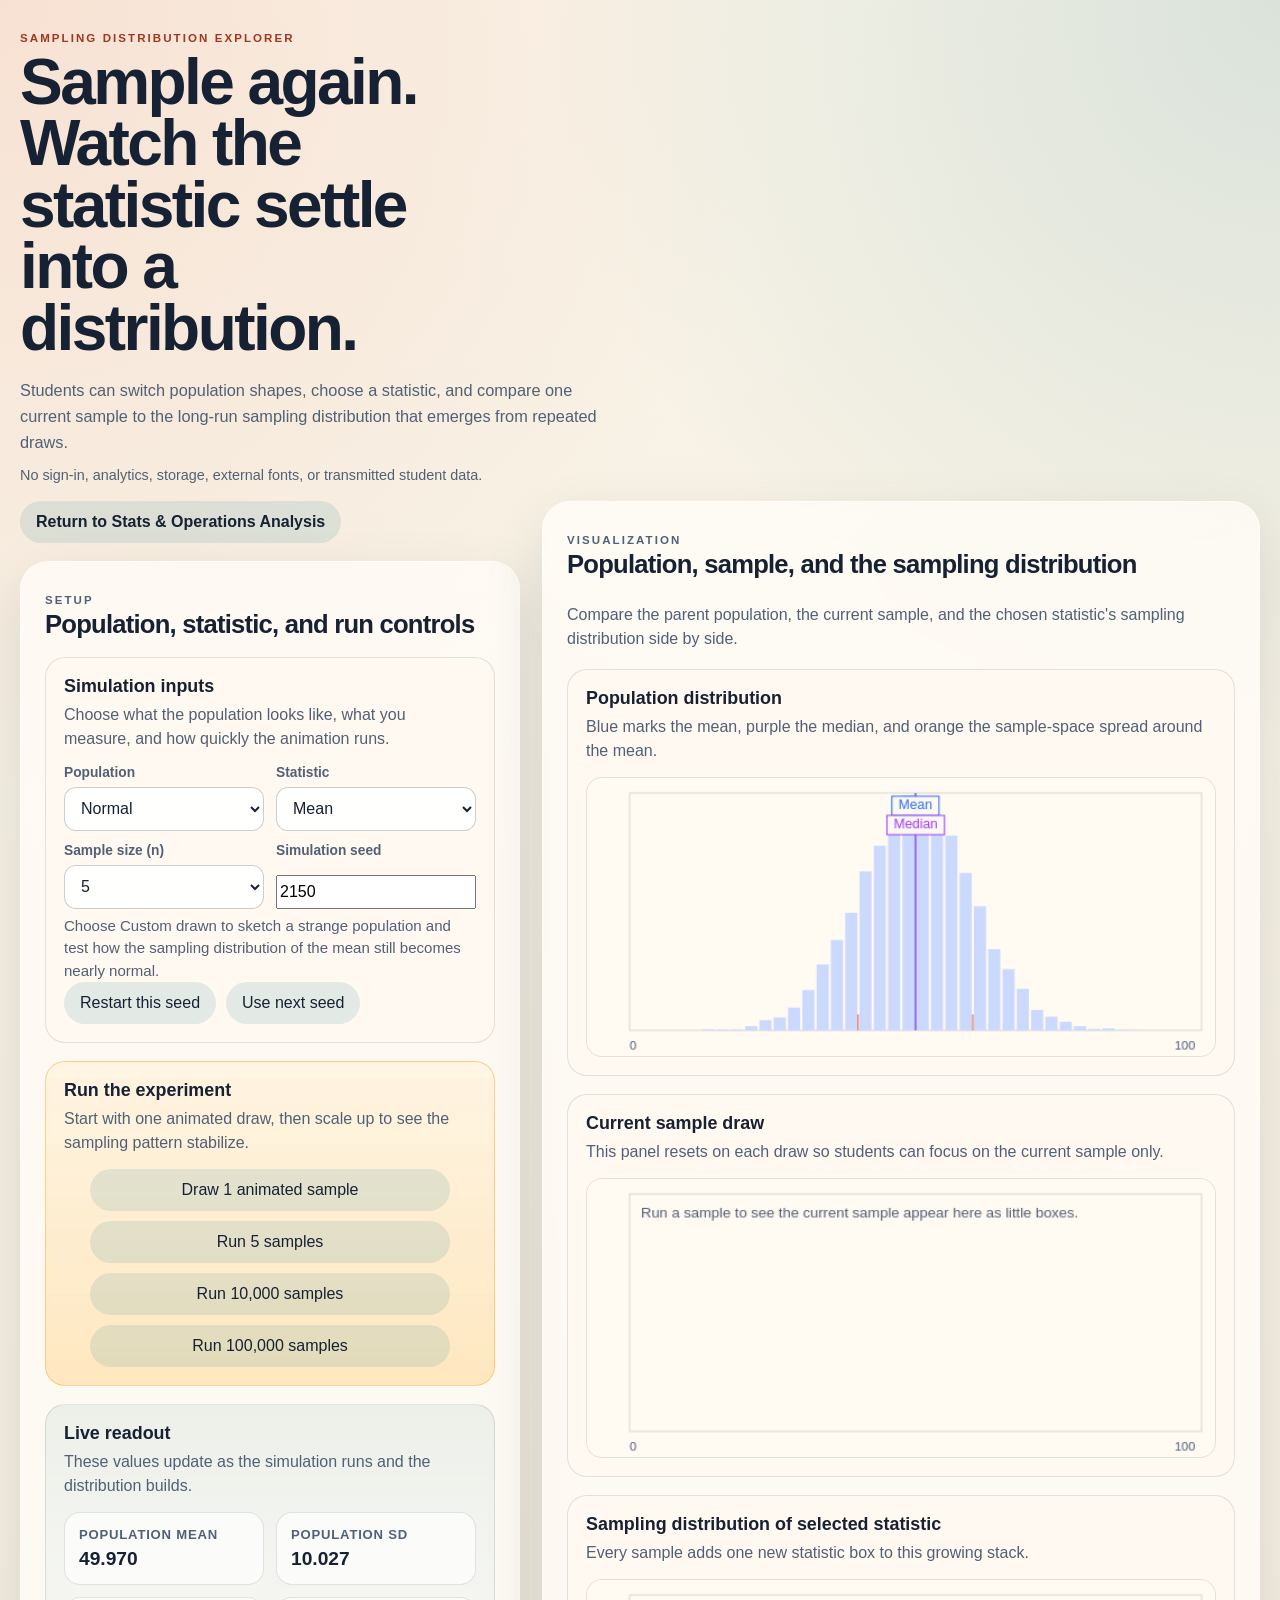
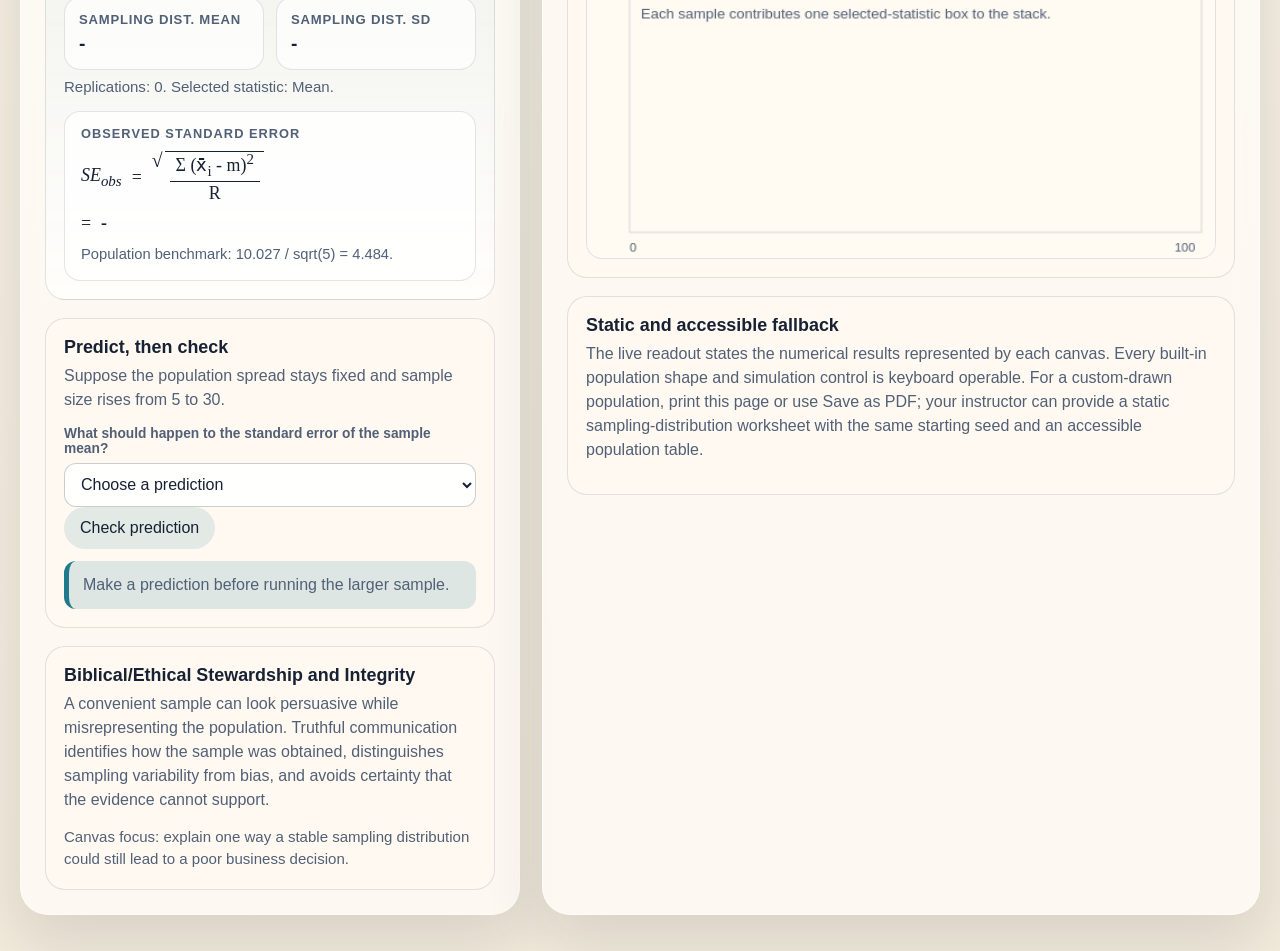
<file: modules/sampling-distribution/index.html>
<!doctype html>
<html lang="en">
<head>
  <meta charset="UTF-8" />
  <meta name="viewport" content="width=device-width, initial-scale=1" />
  <title>Sampling Distribution Simulator</title>
  <meta
    name="description"
    content="Explore repeated sampling, sample statistics, and the shape of sampling distributions through simulation."
  />
  <link rel="canonical" href="https://tools.benhartlage.com/sampling-distribution/" />
  <meta property="og:title" content="Sampling Distribution Explorer" />
  <meta
    property="og:description"
    content="An interactive simulation for connecting population shape, repeated samples, and the sampling distribution of the mean."
  />
  <meta property="og:type" content="website" />
  <meta property="og:url" content="https://tools.benhartlage.com/sampling-distribution/" />
  <style>
    :root {
      color-scheme: light;
      --bg: #f4efe4;
      --bg-alt: #fbf7ef;
      --ink: #162133;
      --ink-soft: #516076;
      --line: rgba(22, 33, 51, 0.12);
      --line-strong: rgba(22, 33, 51, 0.22);
      --panel: rgba(255, 252, 247, 0.82);
      --panel-strong: rgba(255, 250, 242, 0.94);
      --accent: #f05d3d;
      --accent-deep: #9f361f;
      --teal: #1f7a8c;
      --focus: #005fcc;
      --teal-soft: rgba(31, 122, 140, 0.15);
      --gold: #f5a623;
      --gold-soft: rgba(245, 166, 35, 0.22);
      --gold-line: rgba(245, 166, 35, 0.44);
      --shadow: 0 24px 60px rgba(20, 28, 44, 0.12);
      --radius-xl: 28px;
      --radius-lg: 20px;
      --radius-md: 14px;
      --radius-sm: 10px;
    }

    * {
      box-sizing: border-box;
    }

    html,
    body {
      margin: 0;
      min-height: 100%;
    }

    body {
      font-family: "Segoe UI", Arial, sans-serif;
      color: var(--ink);
      background:
        radial-gradient(circle at top left, rgba(240, 93, 61, 0.12), transparent 28%),
        radial-gradient(circle at top right, rgba(31, 122, 140, 0.14), transparent 26%),
        linear-gradient(180deg, #f9f4e8 0%, #f2eadb 100%);
    }

    button,
    input,
    select {
      font: inherit;
    }

    .skip-link {
      position: fixed;
      z-index: 30;
      left: 16px;
      top: -80px;
      padding: 12px 16px;
      color: #000;
      background: #fff;
      border: 2px solid #000;
    }

    .skip-link:focus {
      top: 16px;
      outline: 3px solid var(--focus);
      outline-offset: 3px;
    }

    .sr-only {
      position: absolute;
      width: 1px;
      height: 1px;
      padding: 0;
      margin: -1px;
      overflow: hidden;
      clip: rect(0, 0, 0, 0);
      white-space: nowrap;
      border: 0;
    }

    .privacy-note {
      margin: -12px 0 18px;
      color: var(--ink-soft);
      font-size: 0.9rem;
    }

    .page-shell {
      max-width: 1520px;
      margin: 0 auto;
      padding: 32px 20px 36px;
    }

    .hero {
      display: grid;
      gap: 18px;
      align-items: end;
      margin-bottom: 24px;
    }

    .eyebrow,
    .section-kicker {
      margin: 0 0 8px;
      text-transform: uppercase;
      letter-spacing: 0.18em;
      font-size: 0.72rem;
      font-weight: 700;
      color: var(--accent-deep);
    }

    .hero h1,
    .panel-head h2,
    .card-head h3,
    .chart-card h3 {
      margin: 0;
      font-family: "Segoe UI", Arial, sans-serif;
    }

    .hero h1 {
      max-width: 14ch;
      font-size: clamp(2.35rem, 5vw, 4.9rem);
      line-height: 0.96;
      letter-spacing: -0.04em;
    }

    .hero-copy {
      max-width: 64ch;
      margin: 0;
      font-size: 1.02rem;
      line-height: 1.6;
      color: var(--ink-soft);
    }

    .practice-feedback {
      margin-top: 12px;
      padding: 12px 14px;
      border-left: 5px solid var(--teal);
      border-radius: 12px;
      background: var(--teal-soft);
      color: var(--ink-soft);
      line-height: 1.5;
    }

    .workspace {
      display: grid;
      gap: 22px;
      grid-template-columns: minmax(360px, 500px) minmax(0, 1fr);
    }

    .control-column {
      display: grid;
      gap: 18px;
      align-content: start;
    }

    .panel {
      background: var(--panel);
      backdrop-filter: blur(14px);
      border: 1px solid rgba(255, 255, 255, 0.5);
      border-radius: var(--radius-xl);
      box-shadow: var(--shadow);
    }

    .control-panel,
    .graph-panel {
      padding: 24px;
      display: grid;
      gap: 18px;
      align-content: start;
    }

    .panel-head,
    .card-head {
      display: flex;
      justify-content: space-between;
      gap: 16px;
      align-items: start;
    }

    .panel-head h2 {
      font-size: clamp(1.45rem, 2vw, 2rem);
      letter-spacing: -0.03em;
    }

    .panel-head p,
    .card-head p,
    .graph-hint,
    .hint,
    .live-note {
      margin: 6px 0 0;
      line-height: 1.5;
      color: var(--ink-soft);
    }

    .card {
      padding: 18px;
      border-radius: var(--radius-lg);
      background: var(--panel-strong);
      border: 1px solid var(--line);
    }

    .accent-card {
      background:
        linear-gradient(180deg, rgba(255, 249, 239, 0.7), rgba(255, 231, 190, 0.82)),
        var(--gold-soft);
      border-color: var(--gold-line);
    }

    .status-card {
      background:
        linear-gradient(180deg, rgba(31, 122, 140, 0.08), rgba(255, 255, 255, 0.74)),
        var(--panel-strong);
    }

    .card-head h3,
    .chart-card h3 {
      font-size: 1.12rem;
    }

    .card-head.compact {
      margin-bottom: 14px;
    }

    .pill-row,
    .button-row {
      display: flex;
      gap: 10px;
      flex-wrap: wrap;
    }

    .spotlight-button {
      min-width: 220px;
    }

    .return-link-button,
    .return-link-button:visited,
    .return-link-button:hover,
    .return-link-button:active {
      color: var(--ink);
      text-decoration: none;
    }

    .return-link-button {
      background: #dce7e6;
      font-weight: 700;
      line-height: 1.15;
      text-align: center;
    }

    .return-link-button:hover {
      background: #d3e0de;
    }

    .pill {
      display: inline-flex;
      align-items: center;
      min-height: 34px;
      padding: 0 12px;
      border-radius: 999px;
      font-size: 0.88rem;
      font-weight: 600;
      color: var(--accent-deep);
      background: rgba(240, 93, 61, 0.1);
    }

    .button {
      display: inline-flex;
      align-items: center;
      justify-content: center;
      min-height: 42px;
      padding: 0 16px;
      border: 0;
      border-radius: 999px;
      cursor: pointer;
      color: var(--ink);
      background: rgba(31, 122, 140, 0.12);
      text-decoration: none;
      transition:
        transform 0.16s ease,
        background-color 0.16s ease;
    }

    .button:hover {
      transform: translateY(-1px);
      background: rgba(31, 122, 140, 0.2);
    }

    .button:disabled,
    .button:disabled:hover {
      opacity: 0.52;
      cursor: not-allowed;
      transform: none;
      background: rgba(31, 122, 140, 0.12);
    }

    .button-primary,
    .button-secondary,
    .button-ghost {
      color: var(--ink);
      background: rgba(31, 122, 140, 0.12);
    }

    .form-grid {
      display: grid;
      gap: 12px;
    }

    .control-grid {
      grid-template-columns: repeat(2, minmax(0, 1fr));
    }

    .control-grid + .button-row {
      margin-top: 10px;
    }

    label {
      display: grid;
      gap: 7px;
    }

    label span {
      font-size: 0.86rem;
      font-weight: 600;
      color: var(--ink-soft);
    }

    select {
      width: 100%;
      min-height: 44px;
      padding: 0 12px;
      border-radius: 12px;
      border: 1px solid var(--line-strong);
      background: rgba(255, 255, 255, 0.92);
      color: var(--ink);
    }

    input:focus,
    select:focus,
    .button:focus {
      outline: 3px solid var(--focus);
      outline-offset: 3px;
    }

    .action-grid {
      display: grid;
      gap: 10px;
      grid-template-columns: 1fr;
      justify-items: center;
    }

    .action-grid .button {
      width: min(100%, 360px);
    }

    .stats-grid {
      display: grid;
      gap: 12px;
      grid-template-columns: repeat(2, minmax(0, 1fr));
    }

    .stat-card {
      padding: 14px;
      border-radius: 16px;
      border: 1px solid var(--line);
      background: rgba(255, 255, 255, 0.72);
    }

    .stat-card .k {
      display: block;
      margin-bottom: 6px;
      font-size: 0.82rem;
      font-weight: 700;
      letter-spacing: 0.06em;
      text-transform: uppercase;
      color: var(--ink-soft);
    }

    .stat-card .v {
      font-size: 1.2rem;
      font-weight: 700;
    }

    .live-note {
      font-size: 0.94rem;
    }

    .equation-card {
      margin-top: 12px;
      padding: 14px 16px;
      border-radius: 16px;
      border: 1px solid var(--line);
      background: rgba(255, 255, 255, 0.82);
    }

    .equation-kicker {
      margin: 0 0 10px;
      font-size: 0.8rem;
      font-weight: 700;
      letter-spacing: 0.08em;
      text-transform: uppercase;
      color: var(--ink-soft);
    }

    .math-display {
      display: grid;
      gap: 8px;
      color: var(--ink);
      font-family: "Cambria Math", "STIX Two Math", "Times New Roman", serif;
    }

    .equation-row {
      display: flex;
      align-items: center;
      gap: 10px;
      flex-wrap: wrap;
      font-size: 1.12rem;
      line-height: 1.25;
    }

    .math-symbol {
      font-style: italic;
    }

    .math-frac {
      display: inline-grid;
      justify-items: center;
      line-height: 1.05;
      min-width: 62px;
    }

    .math-frac .num {
      width: 100%;
      padding: 0 6px 2px;
      border-bottom: 1.5px solid currentColor;
      text-align: center;
    }

    .math-frac .den {
      width: 100%;
      padding-top: 2px;
      text-align: center;
    }

    .math-root {
      display: inline-flex;
      align-items: flex-start;
      font-style: normal;
    }

    .math-root .radical {
      font-size: 1.1em;
      line-height: 1;
    }

    .math-root .radicand {
      display: inline-block;
      margin-left: 2px;
      padding: 0 4px 1px 5px;
      border-top: 1.5px solid currentColor;
      line-height: 1;
    }

    .equation-note {
      margin: 10px 0 0;
      font-size: 0.92rem;
      line-height: 1.45;
      color: var(--ink-soft);
    }

    .canvas-grid {
      display: grid;
      gap: 18px;
      grid-template-columns: 1fr;
    }

    .chart-card {
      padding: 18px;
      border-radius: var(--radius-lg);
      background: var(--panel-strong);
      border: 1px solid var(--line);
    }

    canvas {
      width: 100%;
      height: 280px;
      border: 1px solid var(--line);
      border-radius: 16px;
      display: block;
      background: #fffaf2;
      margin-top: 14px;
    }

    @media (max-width: 1120px) {
      .workspace {
        grid-template-columns: 1fr;
      }
    }

    @media (prefers-reduced-motion: reduce) {
      *,
      *::before,
      *::after {
        scroll-behavior: auto !important;
        animation-duration: 0.01ms !important;
        animation-iteration-count: 1 !important;
        transition-duration: 0.01ms !important;
      }

      .button:hover {
        transform: none;
      }
    }

    @media (max-width: 760px) {
      .page-shell {
        padding-inline: 14px;
      }

      .control-grid,
      .action-grid,
      .stats-grid,
      .canvas-grid {
        grid-template-columns: 1fr;
      }

      .hero h1 {
        max-width: 12ch;
        font-size: clamp(2rem, 11vw, 3.25rem);
      }
    }

    @media print {
      body {
        background: #fff;
      }

      .return-link-button,
      .action-grid,
      .privacy-note {
        display: none;
      }

      .panel {
        box-shadow: none;
      }
    }
  </style>
</head>
<body>
  <a class="skip-link" href="#simulator">Skip to simulator</a>
  <div class="page-shell">
    <header class="hero">
      <div>
        <p class="eyebrow">Sampling Distribution Explorer</p>
        <h1>Sample again. Watch the statistic settle into a distribution.</h1>
      </div>
      <p class="hero-copy">
        Students can switch population shapes, choose a statistic, and compare one
        current sample to the long-run sampling distribution that emerges from repeated draws.
      </p>
    </header>

    <p class="privacy-note">No sign-in, analytics, storage, external fonts, or transmitted student data.</p>

    <main id="simulator" class="workspace">
      <div class="control-column">
        <div class="button-row">
          <a
            class="button button-secondary spotlight-button return-link-button"
            href="https://tools.benhartlage.com/"
          >
            Return to Stats &amp; Operations Analysis
          </a>
        </div>

        <section class="panel control-panel">
          <div class="panel-head">
            <div>
              <p class="section-kicker">Setup</p>
              <h2>Population, statistic, and run controls</h2>
            </div>
          </div>

          <section class="card">
            <div class="card-head compact">
              <div>
                <h3>Simulation inputs</h3>
                <p>Choose what the population looks like, what you measure, and how quickly the animation runs.</p>
              </div>
            </div>

            <div class="form-grid control-grid">
              <label>
                <span>Population</span>
                <select id="populationType">
                  <option value="normal">Normal</option>
                  <option value="uniform">Uniform</option>
                  <option value="skewed">Right-skewed</option>
                  <option value="bimodal">Bimodal</option>
                  <option value="custom">Custom drawn</option>
                </select>
              </label>
              <label>
                <span>Statistic</span>
                <select id="statisticType">
                  <option value="mean">Mean</option>
                  <option value="variance">Variance</option>
                </select>
              </label>
              <label>
                <span>Sample size (n)</span>
                <select id="sampleSize">
                  <option>2</option>
                  <option selected>5</option>
                  <option>30</option>
                </select>
              </label>
              <label>
                <span>Simulation seed</span>
                <input id="simulationSeed" type="number" min="1" max="2147483646" value="2150" />
              </label>
            </div>

            <p class="live-note" id="customModeNote">
              Choose Custom drawn to sculpt a strange population directly on the population chart.
            </p>
            <div class="button-row">
              <button id="rerunSeedBtn" class="button button-secondary" type="button">Restart this seed</button>
              <button id="nextSeedBtn" class="button button-secondary" type="button">Use next seed</button>
            </div>
          </section>

          <section class="card accent-card">
            <div class="card-head compact">
              <div>
                <h3>Run the experiment</h3>
                <p>Start with one animated draw, then scale up to see the sampling pattern stabilize.</p>
              </div>
            </div>

            <div class="action-grid">
              <button id="animateBtn" class="button button-primary button-wide" type="button">Draw 1 animated sample</button>
              <button id="sample5Btn" class="button button-secondary" type="button">Run 5 samples</button>
              <button id="sample1000Btn" class="button button-secondary" type="button">Run 10,000 samples</button>
              <button id="sample10000Btn" class="button button-secondary" type="button">Run 100,000 samples</button>
            </div>
          </section>

          <section class="card status-card">
            <div class="card-head compact">
              <div>
                <h3>Live readout</h3>
                <p>These values update as the simulation runs and the distribution builds.</p>
              </div>
            </div>

            <div class="stats-grid">
              <article class="stat-card">
                <span class="k">Population mean</span>
                <span class="v" id="popMean">-</span>
              </article>
              <article class="stat-card">
                <span class="k">Population SD</span>
                <span class="v" id="popSd">-</span>
              </article>
              <article class="stat-card">
                <span class="k">Sampling dist. mean</span>
                <span class="v" id="samplingMean">-</span>
              </article>
              <article class="stat-card">
                <span class="k">Sampling dist. SD</span>
                <span class="v" id="samplingSd">-</span>
              </article>
            </div>

            <p class="live-note" id="samplingHint">Replications: 0. Selected statistic: Mean.</p>
            <p id="simulationStatus" class="sr-only" role="status" aria-live="polite" aria-atomic="true"></p>
            <div class="equation-card">
              <p class="equation-kicker" id="seEquationLabel">Observed Standard Error</p>
              <div class="math-display" id="seEquation"></div>
              <p class="equation-note" id="seEquationNote">This will update as replications accumulate.</p>
            </div>
          </section>

          <section class="card">
            <div class="card-head compact">
              <div>
                <h3>Predict, then check</h3>
                <p>Suppose the population spread stays fixed and sample size rises from 5 to 30.</p>
              </div>
            </div>
            <label>
              <span>What should happen to the standard error of the sample mean?</span>
              <select id="sePrediction">
                <option value="">Choose a prediction</option>
                <option value="increase">It should increase</option>
                <option value="same">It should stay the same</option>
                <option value="decrease">It should decrease</option>
              </select>
            </label>
            <div class="button-row">
              <button id="checkPredictionBtn" class="button button-primary" type="button">Check prediction</button>
            </div>
            <div id="predictionFeedback" class="practice-feedback" role="status" aria-live="polite">
              Make a prediction before running the larger sample.
            </div>
          </section>

          <section class="card">
            <div class="card-head compact">
              <div>
                <h3>Biblical/Ethical Stewardship and Integrity</h3>
                <p>
                  A convenient sample can look persuasive while misrepresenting the population.
                  Truthful communication identifies how the sample was obtained, distinguishes
                  sampling variability from bias, and avoids certainty that the evidence cannot support.
                </p>
              </div>
            </div>
            <p class="live-note">
              Canvas focus: explain one way a stable sampling distribution could still lead to a poor business decision.
            </p>
          </section>
        </section>
      </div>

      <section class="panel graph-panel">
        <div class="panel-head">
          <div>
            <p class="section-kicker">Visualization</p>
            <h2>Population, sample, and the sampling distribution</h2>
          </div>
        </div>

        <p class="graph-hint">
          Compare the parent population, the current sample, and the chosen statistic&apos;s
          sampling distribution side by side.
        </p>

        <section class="canvas-grid">
          <article class="chart-card">
            <h3>Population distribution</h3>
            <p class="hint" id="populationHint">Blue marks the mean, purple the median, and orange the sample-space spread around the mean.</p>
            <canvas id="populationCanvas" width="560" height="260" role="img" aria-label="Population distribution; numerical mean and standard deviation appear in the live readout"></canvas>
          </article>

          <article class="chart-card">
            <h3>Current sample draw</h3>
            <p class="hint">This panel resets on each draw so students can focus on the current sample only.</p>
            <canvas id="sampleCanvas" width="560" height="260" role="img" aria-label="Current sample distribution; current values contribute to the live readout"></canvas>
          </article>

          <article class="chart-card">
            <h3>Sampling distribution of selected statistic</h3>
            <p class="hint">Every sample adds one new statistic box to this growing stack.</p>
            <canvas id="samplingCanvas" width="560" height="260" role="img" aria-label="Sampling distribution; numerical center and standard error appear in the live readout"></canvas>
          </article>
        </section>

        <section class="card">
          <div class="card-head compact">
            <div>
              <h3>Static and accessible fallback</h3>
              <p>
                The live readout states the numerical results represented by each canvas.
                Every built-in population shape and simulation control is keyboard operable.
                For a custom-drawn population, print this page or use Save as PDF; your
                instructor can provide a static sampling-distribution worksheet with the
                same starting seed and an accessible population table.
              </p>
            </div>
          </div>
        </section>
      </section>
    </main>
  </div>

  <script>
    const theme = {
      canvasBg: "#fffaf2",
      border: "rgba(22, 33, 51, 0.16)",
      axisText: "#516076",
      mean: "#2f6df6",
      median: "#a13cf5",
      markerLabelBg: "rgba(255, 250, 242, 0.95)",
      spread: "#e05f35",
      populationBar: "#cbd9ff",
      sampleBar: "#b8e4d2",
      sampleBoxBorder: "rgba(31, 122, 140, 0.55)",
      samplingBar: "#f5c792",
      samplingBoxBorder: "rgba(240, 166, 35, 0.55)",
      normalCurve: "#162133",
    };

    const POPULATION_MIN = 0;
    const POPULATION_MAX = 100;
    const POPULATION_SIZE = 12000;
    const CUSTOM_EDITOR_BINS = 80;
    const FIXED_HISTOGRAM_BINS = 40;
    const FIXED_ANIMATION_DELAY_MS = 20;
    const BULK_RUN_YIELD_EVERY = 10000;
    const MAX_REPLICATIONS = 2000000;
    const reducedMotionQuery = window.matchMedia
      ? window.matchMedia("(prefers-reduced-motion: reduce)")
      : { matches: false };
    let randomSource = () => 0.5;

    function seededRandom(seed) {
      let stateValue = seed >>> 0;
      return () => {
        stateValue += 0x6d2b79f5;
        let t = stateValue;
        t = Math.imul(t ^ (t >>> 15), t | 1);
        t ^= t + Math.imul(t ^ (t >>> 7), t | 61);
        return ((t ^ (t >>> 14)) >>> 0) / 4294967296;
      };
    }

    function resetRandomSource() {
      const seedInput = document.getElementById("simulationSeed");
      const seed = Math.max(1, Math.floor(Number(seedInput.value) || 2150));
      seedInput.value = String(seed);
      randomSource = seededRandom(seed);
    }

    function createZeroCounts(binCount = FIXED_HISTOGRAM_BINS) {
      return Array(binCount).fill(0);
    }

    const state = {
      populationValues: [],
      sampleValues: [],
      sampleStackCounts: createZeroCounts(),
      statReplications: [],
      fitNormal: false,
      customPopulationWeights: createCustomStarterWeights(),
      customDrawing: false,
      customLastPoint: null,
      animation: {
        running: false,
        previewSampleValues: null,
        highlightedPopulationValue: null,
        incomingSample: null,
        droppingStatistic: null
      }
    };

    const controls = {
      populationType: document.getElementById("populationType"),
      statisticType: document.getElementById("statisticType"),
      sampleSize: document.getElementById("sampleSize")
    };

    const ui = {
      popMean: document.getElementById("popMean"),
      popSd: document.getElementById("popSd"),
      samplingMean: document.getElementById("samplingMean"),
      samplingSd: document.getElementById("samplingSd"),
      samplingHint: document.getElementById("samplingHint"),
      simulationStatus: document.getElementById("simulationStatus"),
      seEquationLabel: document.getElementById("seEquationLabel"),
      seEquation: document.getElementById("seEquation"),
      seEquationNote: document.getElementById("seEquationNote"),
      customModeNote: document.getElementById("customModeNote"),
      populationHint: document.getElementById("populationHint"),
      animateBtn: document.getElementById("animateBtn"),
      sample5Btn: document.getElementById("sample5Btn"),
      sample1000Btn: document.getElementById("sample1000Btn"),
      sample10000Btn: document.getElementById("sample10000Btn")
    };

    const canvases = {
      population: document.getElementById("populationCanvas"),
      sample: document.getElementById("sampleCanvas"),
      sampling: document.getElementById("samplingCanvas")
    };

    function bell(x, center, spread, amplitude) {
      return amplitude * Math.exp(-0.5 * ((x - center) / spread) ** 2);
    }

    function sleep(ms) {
      return new Promise((resolve) => setTimeout(resolve, ms));
    }

    function easeOutCubic(t) {
      return 1 - (1 - t) ** 3;
    }

    function animateTransition(durationMs, onFrame) {
      if (reducedMotionQuery.matches) {
        onFrame(1);
        return Promise.resolve();
      }

      return new Promise(async (resolve) => {
        const stepCount = Math.max(1, Math.round(Math.max(durationMs, 1) / 24));
        for (let step = 0; step <= stepCount; step++) {
          onFrame(step / stepCount);
          if (step < stepCount) {
            await sleep(durationMs / stepCount);
          }
        }
        resolve();
      });
    }

    function createCustomStarterWeights() {
      return Array.from({ length: CUSTOM_EDITOR_BINS }, (_, index) => {
        const leftSpike = bell(index, 12, 2.4, 1.9);
        const middleShelf = index >= 28 && index <= 41 ? 0.42 : 0.04;
        const middleDip = bell(index, 35, 2, 0.2);
        const rightSpike = bell(index, 60, 2.8, 1.75);
        const farRightShoulder = bell(index, 71, 3.8, 0.52);
        return Math.max(0, leftSpike + middleShelf - middleDip + rightSpike + farRightShoulder);
      });
    }

    function randNormal(mean = 50, sd = 10) {
      const u1 = randomSource() || 1e-12;
      const u2 = randomSource();
      const z = Math.sqrt(-2 * Math.log(u1)) * Math.cos(2 * Math.PI * u2);
      return mean + z * sd;
    }

    function generatePopulation(type, n = POPULATION_SIZE) {
      const vals = [];
      for (let i = 0; i < n; i++) {
        let v;
        switch (type) {
          case "uniform":
            v = 20 + randomSource() * 60;
            break;
          case "skewed":
            v = 20 + (-Math.log(1 - randomSource())) * 12;
            break;
          case "bimodal":
            v = randomSource() < 0.5 ? randNormal(38, 7) : randNormal(64, 6);
            break;
          default:
            v = randNormal(50, 10);
        }
        vals.push(clamp(v, POPULATION_MIN, POPULATION_MAX));
      }
      return vals;
    }

    function clamp(v, lo, hi) {
      return Math.max(lo, Math.min(hi, v));
    }

    function mean(a) {
      return a.reduce((s, x) => s + x, 0) / a.length;
    }

    function median(a) {
      const b = [...a].sort((x, y) => x - y);
      const m = Math.floor(b.length / 2);
      return b.length % 2 ? b[m] : (b[m - 1] + b[m]) / 2;
    }

    function variance(a, unbiased = false) {
      const m = mean(a);
      const denom = unbiased ? Math.max(1, a.length - 1) : a.length;
      return a.reduce((s, x) => s + (x - m) ** 2, 0) / denom;
    }

    function sd(a) {
      return Math.sqrt(variance(a, false));
    }

    function fmt(value) {
      return Number.isFinite(value) ? value.toFixed(3) : "-";
    }

    function announceSimulationStatus(prefix) {
      const statisticLabel = controls.statisticType.options[controls.statisticType.selectedIndex].text;
      const sampleSize = Number(controls.sampleSize.value);
      const replications = state.statReplications.length;

      if (!state.populationValues.length) {
        ui.simulationStatus.textContent = `${prefix} No population is available. Choose a built-in population or add probability mass to the custom population before sampling.`;
        return;
      }

      const populationMean = mean(state.populationValues);
      const populationSd = sd(state.populationValues);
      const samplingSummary = replications
        ? `Sampling distribution mean ${fmt(mean(state.statReplications))}; sampling distribution standard deviation ${fmt(sd(state.statReplications))}.`
        : "The sampling distribution does not yet contain any replications.";

      ui.simulationStatus.textContent = `${prefix} ${statisticLabel}, sample size ${sampleSize}. Population mean ${fmt(populationMean)}; population standard deviation ${fmt(populationSd)}. ${replications.toLocaleString()} replications. ${samplingSummary}`;
    }

    function sumSquaredDeviations(a, center = mean(a)) {
      return a.reduce((sum, value) => sum + (value - center) ** 2, 0);
    }

    function customModeActive() {
      return controls.populationType.value === "custom";
    }

    function createPopulationFromCustomWeights(weights, sampleCount = POPULATION_SIZE) {
      const positiveWeights = weights.map((weight) => Math.max(0, weight));
      const totalWeight = positiveWeights.reduce((sum, weight) => sum + weight, 0);
      if (totalWeight <= 0) {
        return [];
      }

      const rawAllocations = positiveWeights.map((weight) => (weight / totalWeight) * sampleCount);
      const binAllocations = rawAllocations.map((value) => Math.floor(value));
      let remaining = sampleCount - binAllocations.reduce((sum, value) => sum + value, 0);
      const fractionalAllocations = rawAllocations
        .map((value, index) => ({ index, fraction: value - Math.floor(value) }))
        .sort((a, b) => b.fraction - a.fraction);

      for (let i = 0; i < remaining; i++) {
        binAllocations[fractionalAllocations[i % fractionalAllocations.length].index] += 1;
      }

      const values = [];
      const binWidth = (POPULATION_MAX - POPULATION_MIN) / positiveWeights.length;
      binAllocations.forEach((count, index) => {
        if (!count) {
          return;
        }
        const binStart = POPULATION_MIN + index * binWidth;
        for (let j = 0; j < count; j++) {
          values.push(binStart + ((j + 0.5) / count) * binWidth);
        }
      });
      return values;
    }

    function clearReplications() {
      state.sampleValues = [];
      state.sampleStackCounts = createZeroCounts();
      state.statReplications = [];
    }

    function accumulateHistogramCounts(values, counts, minX = POPULATION_MIN, maxX = POPULATION_MAX) {
      const width = (maxX - minX) / counts.length;
      values.forEach((value) => {
        const index = Math.max(0, Math.min(counts.length - 1, Math.floor((value - minX) / width)));
        counts[index] += 1;
      });
    }

    function maxValueOrFloor(values, floor, extraValue = null) {
      let max = floor;
      values.forEach((value) => {
        if (value > max) {
          max = value;
        }
      });
      if (extraValue != null && extraValue > max) {
        max = extraValue;
      }
      return max;
    }

    function getRemainingReplicationCapacity() {
      return Math.max(0, MAX_REPLICATIONS - state.statReplications.length);
    }

    function getDisplayedStatReplications() {
      return state.animation.droppingStatistic
        ? [...state.statReplications, state.animation.droppingStatistic.value]
        : state.statReplications;
    }

    function resetVisualizationState() {
      clearReplications();
      resetAnimationState();
      state.animation.running = false;
      redraw();
      announceSimulationStatus("Simulation controls updated.");
    }

    function rebuildPopulationValues(resetRuns = true) {
      if (customModeActive()) {
        state.populationValues = createPopulationFromCustomWeights(state.customPopulationWeights);
      } else {
        state.populationValues = generatePopulation(controls.populationType.value);
      }
      if (resetRuns) {
        clearReplications();
      }
    }

    function sampleFromPopulation(k) {
      const out = [];
      for (let i = 0; i < k; i++) {
        out.push(state.populationValues[(randomSource() * state.populationValues.length) | 0]);
      }
      return out;
    }

    function computeStatistic(values) {
      switch (controls.statisticType.value) {
        case "median":
          return median(values);
        case "sd":
          return Math.sqrt(variance(values, false));
        case "variance":
          return variance(values, true);
        case "varianceUnbiased":
          return variance(values, true);
        case "mad": {
          const m = mean(values);
          return values.reduce((s, x) => s + Math.abs(x - m), 0) / values.length;
        }
        case "range":
          return Math.max(...values) - Math.min(...values);
        default:
          return mean(values);
      }
    }

    function histogram(values, bins, minX = 0, maxX = 100) {
      const counts = Array(bins).fill(0);
      const width = (maxX - minX) / bins;
      values.forEach((v) => {
        const idx = Math.max(0, Math.min(bins - 1, Math.floor((v - minX) / width)));
        counts[idx] += 1;
      });
      return { counts, width, minX, maxX };
    }

    function getPlotLayout(canvas) {
      const pad = { l: 38, r: 12, t: 14, b: 24 };
      const W = canvas.width;
      const H = canvas.height;
      return {
        W,
        H,
        pad,
        plotW: W - pad.l - pad.r,
        plotH: H - pad.t - pad.b,
      };
    }

    function clearCanvas(ctx, layout) {
      ctx.clearRect(0, 0, layout.W, layout.H);
      ctx.fillStyle = theme.canvasBg;
      ctx.fillRect(0, 0, layout.W, layout.H);
    }

    function drawPlotFrame(ctx, layout) {
      ctx.strokeStyle = theme.border;
      ctx.strokeRect(layout.pad.l, layout.pad.t, layout.plotW, layout.plotH);
    }

    function drawAxisLabels(ctx, layout, minX, maxX) {
      ctx.fillStyle = theme.axisText;
      ctx.font = '11px "Segoe UI", Arial, sans-serif';
      ctx.fillText(String(minX.toFixed(0)), layout.pad.l, layout.H - 6);
      ctx.fillText(String(maxX.toFixed(0)), layout.W - layout.pad.r - 24, layout.H - 6);
    }

    function drawEmptyCanvasMessage(ctx, layout, message) {
      ctx.fillStyle = theme.axisText;
      ctx.font = '13px "Segoe UI", Arial, sans-serif';
      ctx.fillText(message, layout.pad.l + 10, layout.pad.t + 22);
    }

    function drawHistogram(canvas, values, opts = {}) {
      const ctx = canvas.getContext("2d");
      const layout = getPlotLayout(canvas);
      clearCanvas(ctx, layout);
      drawPlotFrame(ctx, layout);
      drawAxisLabels(ctx, layout, opts.minX ?? POPULATION_MIN, opts.maxX ?? POPULATION_MAX);

      if (!values.length) {
        if (opts.emptyMessage) {
          drawEmptyCanvasMessage(ctx, layout, opts.emptyMessage);
        }
        return;
      }

      const bins = FIXED_HISTOGRAM_BINS;
      const minX = opts.minX ?? POPULATION_MIN;
      const maxX = opts.maxX ?? POPULATION_MAX;
      const hist = histogram(values, bins, minX, maxX);
      const maxCount = Math.max(...hist.counts, 1);
      const bw = layout.plotW / bins;
      const stackMetrics = opts.matchStackWidth ? buildStackedBoxMetrics([], [], canvas, minX, maxX) : null;
      const barWidth = stackMetrics ? stackMetrics.boxWidth : bw - 1.2;
      const barInset = stackMetrics ? (bw - barWidth) / 2 : 0.6;

      hist.counts.forEach((c, i) => {
        const h = (c / maxCount) * (layout.plotH - 2);
        const x = layout.pad.l + i * bw;
        const y = layout.pad.t + layout.plotH - h;
        ctx.fillStyle = opts.barColor || theme.populationBar;
        ctx.fillRect(x + barInset, y, barWidth, h);
      });

      if (opts.showMarkers) {
        const m = mean(values);
        const med = median(values);
        const s = sd(values);
        drawMarker(ctx, layout, m, minX, maxX, theme.mean, false);
        drawMarker(ctx, layout, med, minX, maxX, theme.median, false);
        drawMarker(ctx, layout, m - s, minX, maxX, theme.spread, true);
        drawMarker(ctx, layout, m + s, minX, maxX, theme.spread, true);
        drawMarkerLabel(ctx, layout, m, minX, maxX, theme.mean, "Mean", 12);
        drawMarkerLabel(ctx, layout, med, minX, maxX, theme.median, "Median", 30);
      }

      if (opts.fitNormal) {
        const mu = mean(values);
        const sig = Math.max(sd(values), 1e-9);
        ctx.strokeStyle = theme.normalCurve;
        ctx.lineWidth = 1.5;
        ctx.beginPath();
        for (let i = 0; i < bins; i++) {
          const xVal = minX + (i + 0.5) * (maxX - minX) / bins;
          const density = (1 / (sig * Math.sqrt(2 * Math.PI))) * Math.exp(-0.5 * ((xVal - mu) / sig) ** 2);
          const scaled = density * values.length * hist.width;
          const y = layout.pad.t + layout.plotH - (scaled / maxCount) * (layout.plotH - 2);
          const x = layout.pad.l + (i + 0.5) * bw;
          if (i === 0) {
            ctx.moveTo(x, y);
          } else {
            ctx.lineTo(x, y);
          }
        }
        ctx.stroke();
        ctx.lineWidth = 1;
      }
    }

    function buildStackedBoxMetricsFromCounts(committedCounts, previewValues, canvas, minX = POPULATION_MIN, maxX = POPULATION_MAX) {
      const layout = getPlotLayout(canvas);
      const bins = FIXED_HISTOGRAM_BINS;
      const counts = [...committedCounts];
      const width = (maxX - minX) / bins;

      accumulateHistogramCounts(previewValues, counts, minX, maxX);

      const maxCount = Math.max(...counts, 0);
      const totalCount = counts.reduce((sum, count) => sum + count, 0);
      const columnWidth = layout.plotW / bins;
      const maxVisibleRows = Math.max(1, Math.floor((layout.plotH - 8) / 4));
      const groupSize = maxCount > 0 ? Math.max(1, Math.ceil(maxCount / maxVisibleRows)) : 1;
      const renderCounts = counts.map((count) => Math.ceil(count / groupSize));
      const maxRenderedCount = Math.max(...renderCounts, 0);
      const rowPitch = maxRenderedCount > 0
        ? Math.max(3, Math.min(14, (layout.plotH - 8) / maxRenderedCount))
        : 12;
      const boxHeight = Math.max(2, rowPitch - 1);
      const boxWidth = Math.max(4, Math.min(columnWidth - 2, 14));

      return {
        layout,
        bins,
        counts,
        totalCount,
        columnWidth,
        groupSize,
        renderCounts,
        rowPitch,
        boxHeight,
        boxWidth,
        minX,
        maxX
      };
    }

    function buildStackedBoxMetrics(committedValues, previewValues, canvas, minX = POPULATION_MIN, maxX = POPULATION_MAX) {
      const counts = createZeroCounts();
      accumulateHistogramCounts(committedValues, counts, minX, maxX);
      return buildStackedBoxMetricsFromCounts(counts, previewValues, canvas, minX, maxX);
    }

    function drawSampleStack(canvas, committedValues, previewValues = [], opts = {}) {
      const ctx = canvas.getContext("2d");
      const metrics = buildStackedBoxMetrics(committedValues, previewValues, canvas, opts.minX ?? POPULATION_MIN, opts.maxX ?? POPULATION_MAX);
      const { layout, bins, totalCount, columnWidth, renderCounts, rowPitch, boxHeight, boxWidth, groupSize } = metrics;

      clearCanvas(ctx, layout);
      drawPlotFrame(ctx, layout);
      drawAxisLabels(ctx, layout, opts.minX ?? POPULATION_MIN, opts.maxX ?? POPULATION_MAX);

      if (!totalCount) {
        if (opts.emptyMessage) {
          drawEmptyCanvasMessage(ctx, layout, opts.emptyMessage);
        }
        return;
      }

      ctx.fillStyle = opts.boxColor || theme.sampleBar;
      ctx.strokeStyle = opts.boxBorderColor || theme.sampleBoxBorder;
      for (let i = 0; i < bins; i++) {
        const renderedCount = renderCounts[i];
        if (!renderedCount) {
          continue;
        }

        const x = layout.pad.l + i * columnWidth + (columnWidth - boxWidth) / 2;
        for (let row = 0; row < renderedCount; row++) {
          const y = layout.pad.t + layout.plotH - (row + 1) * rowPitch;
          ctx.fillRect(x, y, boxWidth, boxHeight);
          ctx.strokeRect(x, y, boxWidth, boxHeight);
        }
      }

      if (groupSize > 1) {
        ctx.fillStyle = theme.axisText;
        ctx.font = '11px "Segoe UI", Arial, sans-serif';
        ctx.fillText(`Stacks compressed to fit after many draws (~${groupSize} per box).`, layout.pad.l + 8, layout.pad.t + 14);
      }
    }

    function drawSampleStackFromCounts(canvas, committedCounts, previewValues = [], opts = {}) {
      const ctx = canvas.getContext("2d");
      const metrics = buildStackedBoxMetricsFromCounts(committedCounts, previewValues, canvas, opts.minX ?? POPULATION_MIN, opts.maxX ?? POPULATION_MAX);
      const { layout, bins, totalCount, columnWidth, renderCounts, rowPitch, boxHeight, boxWidth, groupSize } = metrics;

      clearCanvas(ctx, layout);
      drawPlotFrame(ctx, layout);
      drawAxisLabels(ctx, layout, opts.minX ?? POPULATION_MIN, opts.maxX ?? POPULATION_MAX);

      if (!totalCount) {
        if (opts.emptyMessage) {
          drawEmptyCanvasMessage(ctx, layout, opts.emptyMessage);
        }
        return;
      }

      ctx.fillStyle = opts.boxColor || theme.sampleBar;
      ctx.strokeStyle = opts.boxBorderColor || theme.sampleBoxBorder;
      for (let i = 0; i < bins; i++) {
        const renderedCount = renderCounts[i];
        if (!renderedCount) {
          continue;
        }

        const x = layout.pad.l + i * columnWidth + (columnWidth - boxWidth) / 2;
        for (let row = 0; row < renderedCount; row++) {
          const y = layout.pad.t + layout.plotH - (row + 1) * rowPitch;
          ctx.fillRect(x, y, boxWidth, boxHeight);
          ctx.strokeRect(x, y, boxWidth, boxHeight);
        }
      }

      if (groupSize > 1) {
        ctx.fillStyle = theme.axisText;
        ctx.font = '11px "Segoe UI", Arial, sans-serif';
        ctx.fillText(`Stacks compressed to fit after many draws (~${groupSize} per box).`, layout.pad.l + 8, layout.pad.t + 14);
      }
    }

    function drawCustomPopulationEditor() {
      const canvas = canvases.population;
      const ctx = canvas.getContext("2d");
      const layout = getPlotLayout(canvas);
      clearCanvas(ctx, layout);
      drawPlotFrame(ctx, layout);
      drawAxisLabels(ctx, layout, POPULATION_MIN, POPULATION_MAX);

      const displayMetrics = buildStackedBoxMetrics([], [], canvas, POPULATION_MIN, POPULATION_MAX);
      const counts = Array(displayMetrics.bins).fill(0);
      state.customPopulationWeights.forEach((count, index) => {
        const displayIndex = Math.min(
          displayMetrics.bins - 1,
          Math.floor((index / CUSTOM_EDITOR_BINS) * displayMetrics.bins)
        );
        counts[displayIndex] += count;
      });
      const maxCount = Math.max(...counts, 1);

      counts.forEach((count, index) => {
        const h = (count / maxCount) * (layout.plotH - 2);
        const x = layout.pad.l + index * displayMetrics.columnWidth + (displayMetrics.columnWidth - displayMetrics.boxWidth) / 2;
        const y = layout.pad.t + layout.plotH - h;
        ctx.fillStyle = theme.populationBar;
        ctx.fillRect(x, y, displayMetrics.boxWidth, h);
      });

      if (state.populationValues.length) {
        const m = mean(state.populationValues);
        const med = median(state.populationValues);
        const s = sd(state.populationValues);
        drawMarker(ctx, layout, m, POPULATION_MIN, POPULATION_MAX, theme.mean, false);
        drawMarker(ctx, layout, med, POPULATION_MIN, POPULATION_MAX, theme.median, false);
        drawMarker(ctx, layout, m - s, POPULATION_MIN, POPULATION_MAX, theme.spread, true);
        drawMarker(ctx, layout, m + s, POPULATION_MIN, POPULATION_MAX, theme.spread, true);
        drawMarkerLabel(ctx, layout, m, POPULATION_MIN, POPULATION_MAX, theme.mean, "Mean", 12);
        drawMarkerLabel(ctx, layout, med, POPULATION_MIN, POPULATION_MAX, theme.median, "Median", 30);
      } else {
        drawEmptyCanvasMessage(ctx, layout, "Draw inside the chart to build a custom population.");
      }
    }

    function drawMarker(ctx, layout, val, minX, maxX, color, short = false) {
      const x = layout.pad.l + ((val - minX) / (maxX - minX)) * layout.plotW;
      ctx.strokeStyle = color;
      ctx.beginPath();
      ctx.moveTo(x, layout.pad.t + (short ? layout.plotH - 15 : 0));
      ctx.lineTo(x, layout.pad.t + layout.plotH);
      ctx.stroke();
    }

    function drawMarkerLabel(ctx, layout, val, minX, maxX, color, label, yOffset) {
      const rawX = layout.pad.l + ((val - minX) / (maxX - minX)) * layout.plotW;
      ctx.save();
      ctx.font = '12px "Segoe UI", Arial, sans-serif';
      const textWidth = ctx.measureText(label).width;
      const paddingX = 6;
      const boxWidth = textWidth + paddingX * 2;
      const boxHeight = 18;
      const clampedX = clamp(rawX, layout.pad.l + boxWidth / 2, layout.pad.l + layout.plotW - boxWidth / 2);
      const x = clampedX - boxWidth / 2;
      const y = layout.pad.t + yOffset - boxHeight / 2;

      ctx.fillStyle = theme.markerLabelBg;
      ctx.fillRect(x, y, boxWidth, boxHeight);
      ctx.strokeStyle = color;
      ctx.strokeRect(x, y, boxWidth, boxHeight);
      ctx.fillStyle = color;
      ctx.textAlign = "center";
      ctx.textBaseline = "middle";
      ctx.fillText(label, clampedX, y + boxHeight / 2);
      ctx.restore();
    }

    function drawPopulationSelectionOverlay(canvas, value) {
      if (value == null) {
        return;
      }

      const ctx = canvas.getContext("2d");
      const layout = getPlotLayout(canvas);
      const x = layout.pad.l + ((value - POPULATION_MIN) / (POPULATION_MAX - POPULATION_MIN)) * layout.plotW;

      ctx.save();
      ctx.strokeStyle = "rgba(240, 93, 61, 0.9)";
      ctx.setLineDash([6, 5]);
      ctx.beginPath();
      ctx.moveTo(x, layout.pad.t);
      ctx.lineTo(x, layout.pad.t + layout.plotH);
      ctx.stroke();
      ctx.setLineDash([]);
      ctx.fillStyle = "rgba(240, 93, 61, 0.95)";
      ctx.beginPath();
      ctx.arc(x, layout.pad.t + 18, 6, 0, Math.PI * 2);
      ctx.fill();
      ctx.restore();
    }

    function drawIncomingSampleOverlay(canvas, committedCounts, previewValues, incomingSample) {
      if (!incomingSample) {
        return;
      }

      const ctx = canvas.getContext("2d");
      const futurePreviewValues = [...previewValues, incomingSample.value];
      const metrics = buildStackedBoxMetricsFromCounts(committedCounts, futurePreviewValues, canvas, POPULATION_MIN, POPULATION_MAX);
      const { layout, bins, columnWidth, renderCounts, rowPitch, boxHeight, boxWidth } = metrics;
      const eased = easeOutCubic(incomingSample.progress);
      const width = (POPULATION_MAX - POPULATION_MIN) / bins;
      const binIndex = Math.max(0, Math.min(bins - 1, Math.floor((incomingSample.value - POPULATION_MIN) / width)));
      const renderedCount = Math.max(1, renderCounts[binIndex]);
      const x = layout.pad.l + binIndex * columnWidth + (columnWidth - boxWidth) / 2;
      const startY = layout.pad.t - boxHeight - 8;
      const endY = layout.pad.t + layout.plotH - renderedCount * rowPitch;
      const y = startY + (endY - startY) * eased;

      ctx.save();
      ctx.fillStyle = theme.sampleBar;
      ctx.strokeStyle = theme.sampleBoxBorder;
      ctx.fillRect(x, y, boxWidth, boxHeight);
      ctx.strokeRect(x, y, boxWidth, boxHeight);
      ctx.restore();
    }

    function drawSamplingDropOverlay(canvas, existingValues, dropState, minX, maxX) {
      if (!dropState) {
        return;
      }

      const ctx = canvas.getContext("2d");
      const metrics = buildStackedBoxMetrics(existingValues, [dropState.value], canvas, minX, maxX);
      const { layout, bins, columnWidth, renderCounts, rowPitch, boxHeight, boxWidth } = metrics;
      const width = (maxX - minX) / bins;
      const binIndex = Math.max(0, Math.min(bins - 1, Math.floor((dropState.value - minX) / width)));
      const renderedCount = Math.max(1, renderCounts[binIndex]);
      const x = layout.pad.l + binIndex * columnWidth + (columnWidth - boxWidth) / 2;
      const startY = layout.pad.t - boxHeight - 8;
      const endY = layout.pad.t + layout.plotH - renderedCount * rowPitch;
      const y = startY + (endY - startY) * easeOutCubic(dropState.progress);

      ctx.save();
      ctx.fillStyle = theme.samplingBar;
      ctx.strokeStyle = theme.samplingBoxBorder;
      ctx.fillRect(x, y, boxWidth, boxHeight);
      ctx.strokeRect(x, y, boxWidth, boxHeight);
      ctx.restore();
    }

    function resetAnimationState() {
      state.animation.previewSampleValues = null;
      state.animation.highlightedPopulationValue = null;
      state.animation.incomingSample = null;
      state.animation.droppingStatistic = null;
    }

    function getCanvasPoint(event, canvas) {
      const rect = canvas.getBoundingClientRect();
      return {
        x: (event.clientX - rect.left) * (canvas.width / rect.width),
        y: (event.clientY - rect.top) * (canvas.height / rect.height),
      };
    }

    function getCustomEditorPoint(event) {
      const point = getCanvasPoint(event, canvases.population);
      const layout = getPlotLayout(canvases.population);
      const xInside = point.x >= layout.pad.l && point.x <= layout.pad.l + layout.plotW;
      const yInside = point.y >= layout.pad.t && point.y <= layout.pad.t + layout.plotH;
      if (!xInside || !yInside) {
        return null;
      }

      const clampedX = clamp(point.x, layout.pad.l, layout.pad.l + layout.plotW - 1);
      const clampedY = clamp(point.y, layout.pad.t, layout.pad.t + layout.plotH);
      return {
        bin: clamp(Math.floor(((clampedX - layout.pad.l) / layout.plotW) * CUSTOM_EDITOR_BINS), 0, CUSTOM_EDITOR_BINS - 1),
        value: clamp((layout.pad.t + layout.plotH - clampedY) / layout.plotH, 0, 1),
      };
    }

    function applyCustomStroke(point) {
      if (!point) {
        return;
      }

      const previousPoint = state.customLastPoint ?? point;
      const steps = Math.max(1, Math.abs(point.bin - previousPoint.bin));
      for (let step = 0; step <= steps; step++) {
        const t = steps === 0 ? 1 : step / steps;
        const bin = Math.round(previousPoint.bin + (point.bin - previousPoint.bin) * t);
        const value = previousPoint.value + (point.value - previousPoint.value) * t;
        state.customPopulationWeights[bin] = value;
      }

      state.customLastPoint = point;
      rebuildPopulationValues(true);
      redraw();
    }

    function beginCustomDraw(event) {
      if (!customModeActive() || state.animation.running) {
        return;
      }

      const point = getCustomEditorPoint(event);
      if (!point) {
        return;
      }

      state.customDrawing = true;
      state.customLastPoint = point;
      if (canvases.population.setPointerCapture) {
        canvases.population.setPointerCapture(event.pointerId);
      }
      applyCustomStroke(point);
      event.preventDefault();
    }

    function continueCustomDraw(event) {
      if (!state.customDrawing || !customModeActive()) {
        return;
      }
      applyCustomStroke(getCustomEditorPoint(event));
      event.preventDefault();
    }

    function endCustomDraw(event) {
      if (!state.customDrawing) {
        return;
      }
      state.customDrawing = false;
      state.customLastPoint = null;
      if (event && event.pointerId != null && canvases.population.hasPointerCapture && canvases.population.hasPointerCapture(event.pointerId)) {
        canvases.population.releasePointerCapture(event.pointerId);
      }
      announceSimulationStatus("Custom population updated.");
    }

    function updateCustomModeUI() {
      const customActive = customModeActive();
      const hasPopulation = state.populationValues.length > 0;

      canvases.population.style.cursor = customActive && !state.animation.running ? "crosshair" : "default";

      if (customActive) {
        ui.customModeNote.textContent = hasPopulation
          ? `Custom mode is active. Click and drag in the population chart to sculpt a strange distribution. Drag near the bottom to erase bars. ${controls.statisticType.value === "mean" ? "Mean is selected, so this is the clearest central-limit-theorem view." : "Switch Statistic to Mean for the clearest central-limit-theorem view."}`
          : "Custom mode is active, but the population is empty. Click and drag in the population chart to add probability mass before sampling.";
        ui.populationHint.textContent = "Custom mode: click and drag to shape the population. Spikes, gaps, and lopsided clusters all work here.";
      } else {
        ui.customModeNote.textContent = "Choose Custom drawn to sketch a strange population and test how the sampling distribution of the mean still becomes nearly normal.";
        ui.populationHint.textContent = "Blue marks the mean, purple the median, and orange the sample-space spread around the mean.";
      }
    }

    function updateActionButtons() {
      const hasPopulation = state.populationValues.length > 0;
      const locked = state.animation.running;
      const atCapacity = getRemainingReplicationCapacity() <= 0;

      [ui.animateBtn, ui.sample5Btn, ui.sample1000Btn, ui.sample10000Btn].forEach((button) => {
        button.disabled = !hasPopulation || locked || atCapacity;
      });
      controls.populationType.disabled = locked;
      controls.statisticType.disabled = locked;
      controls.sampleSize.disabled = locked;
    }

    function updatePopulationStats() {
      const statisticLabel = controls.statisticType.options[controls.statisticType.selectedIndex].text;
      const sampleSize = Number(controls.sampleSize.value);
      const displayedStatReplications = getDisplayedStatReplications();

      function setEquationDisplay(observedValues, populationSd, n, isMeanStatistic) {
        const benchmarkSe = populationSd == null ? null : populationSd / Math.sqrt(n);
        const repCount = observedValues.length;
        const repCountDisplay = repCount.toLocaleString();
        const lhs = isMeanStatistic ? "SE<sub>obs</sub>" : "SD<sub>obs</sub>";
        const itemSymbol = isMeanStatistic ? "x&#772;<sub>i</sub>" : "t<sub>i</sub>";

        ui.seEquationLabel.textContent = isMeanStatistic ? "Observed Standard Error" : "Observed Sampling SD";

        if (!repCount) {
          ui.seEquation.innerHTML = `
            <div class="equation-row">
              <span class="math-symbol">${lhs}</span>
              <span>=</span>
              <span class="math-root">
                <span class="radical">&radic;</span>
                <span class="radicand">
                  <span class="math-frac">
                    <span class="num">&Sigma; (${itemSymbol} - m)<sup>2</sup></span>
                    <span class="den">R</span>
                  </span>
                </span>
              </span>
            </div>
            <div class="equation-row">
              <span>=</span>
              <strong>-</strong>
            </div>
          `;
          ui.seEquationNote.textContent = benchmarkSe == null
            ? "This will update as replications accumulate."
            : `Population benchmark: ${fmt(populationSd)} / sqrt(${n}) = ${fmt(benchmarkSe)}.`;
          return;
        }

        const currentCenter = mean(observedValues);
        const sumSquares = sumSquaredDeviations(observedValues, currentCenter);
        const observedVariance = sumSquares / repCount;
        const observedSd = Math.sqrt(observedVariance);

        ui.seEquation.innerHTML = `
          <div class="equation-row">
            <span class="math-symbol">${lhs}</span>
            <span>=</span>
            <span class="math-root">
              <span class="radical">&radic;</span>
              <span class="radicand">
                <span class="math-frac">
                  <span class="num">&Sigma; (${itemSymbol} - m)<sup>2</sup></span>
                  <span class="den">R</span>
                </span>
              </span>
            </span>
          </div>
          <div class="equation-row">
            <span>=</span>
            <span class="math-root">
              <span class="radical">&radic;</span>
              <span class="radicand">
                <span class="math-frac">
                  <span class="num">${fmt(sumSquares)}</span>
                  <span class="den">${repCount}</span>
                </span>
              </span>
            </span>
          </div>
          <div class="equation-row">
            <span>=</span>
            <span class="math-root">
              <span class="radical">&radic;</span>
              <span class="radicand">${fmt(observedVariance)}</span>
            </span>
          </div>
          <div class="equation-row">
            <span>=</span>
            <strong>${fmt(observedSd)}</strong>
          </div>
        `;

        ui.seEquationNote.textContent = benchmarkSe == null
          ? `Current sampling-distribution center m = ${fmt(currentCenter)} across ${repCountDisplay} replications.`
          : `Current sampling-distribution center m = ${fmt(currentCenter)}. Population benchmark: ${fmt(populationSd)} / sqrt(${n}) = ${fmt(benchmarkSe)}.`;
      }

      if (!state.populationValues.length) {
        ui.popMean.textContent = "-";
        ui.popSd.textContent = "-";
        ui.samplingMean.textContent = "-";
        ui.samplingSd.textContent = "-";
        ui.samplingHint.textContent = customModeActive()
          ? `Replications: 0. Selected statistic: ${statisticLabel}. Draw a custom population to begin.`
          : `Replications: 0. Selected statistic: ${statisticLabel}.`;
        setEquationDisplay([], null, sampleSize, controls.statisticType.value === "mean");
        return;
      }

      const populationMean = mean(state.populationValues);
      const populationSd = sd(state.populationValues);
      const samplingMean = displayedStatReplications.length ? mean(displayedStatReplications) : null;
      const samplingSd = displayedStatReplications.length ? sd(displayedStatReplications) : null;
      const replicationCountDisplay = displayedStatReplications.length.toLocaleString();
      const atCapacity = getRemainingReplicationCapacity() <= 0;

      ui.popMean.textContent = fmt(populationMean);
      ui.popSd.textContent = fmt(populationSd);
      ui.samplingMean.textContent = samplingMean == null ? "-" : fmt(samplingMean);
      ui.samplingSd.textContent = samplingSd == null ? "-" : fmt(samplingSd);
      ui.samplingHint.textContent = atCapacity
        ? `Replications: ${replicationCountDisplay}. Selected statistic: ${statisticLabel}. Maximum of 2,000,000 reached.`
        : `Replications: ${replicationCountDisplay}. Selected statistic: ${statisticLabel}.`;
      setEquationDisplay(displayedStatReplications, populationSd, sampleSize, controls.statisticType.value === "mean");
    }

    function redraw() {
      const samplingMaxX = maxValueOrFloor(
        state.statReplications,
        POPULATION_MAX,
        state.animation.droppingStatistic?.value ?? null
      );

      if (customModeActive()) {
        drawCustomPopulationEditor();
      } else {
        drawHistogram(canvases.population, state.populationValues, {
          showMarkers: true,
          barColor: theme.populationBar,
          matchStackWidth: true
        });
      }
      drawPopulationSelectionOverlay(canvases.population, state.animation.highlightedPopulationValue);

      drawSampleStackFromCounts(canvases.sample, state.sampleStackCounts, state.animation.previewSampleValues ?? [], {
        boxColor: theme.sampleBar,
        emptyMessage: "Run a sample to see the current sample appear here as little boxes."
      });
      drawIncomingSampleOverlay(
        canvases.sample,
        state.sampleStackCounts,
        state.animation.previewSampleValues ?? [],
        state.animation.incomingSample
      );
      drawSampleStack(canvases.sampling, state.statReplications, [], {
        minX: POPULATION_MIN,
        maxX: samplingMaxX,
        boxColor: theme.samplingBar,
        boxBorderColor: theme.samplingBoxBorder,
        emptyMessage: "Each sample contributes one selected-statistic box to the stack."
      });
      drawSamplingDropOverlay(
        canvases.sampling,
        state.statReplications,
        state.animation.droppingStatistic,
        POPULATION_MIN,
        samplingMaxX
      );
      updateCustomModeUI();
      updateActionButtons();
      updatePopulationStats();
    }

    function commitSampleResult(sampleValues, statisticValue) {
      state.sampleValues = [...sampleValues];
      state.sampleStackCounts = createZeroCounts();
      accumulateHistogramCounts(sampleValues, state.sampleStackCounts);
      state.statReplications.push(statisticValue);
    }

    async function animateSampleDraw(sampleValues, statisticValue) {
      if (reducedMotionQuery.matches) {
        commitSampleResult(sampleValues, statisticValue);
        redraw();
        return;
      }

      const delay = FIXED_ANIMATION_DELAY_MS;
      const sampleStepDuration = Math.max(180, Math.min(420, delay > 0 ? delay * 14 : 180));
      const betweenPointPause = delay > 0 ? Math.max(70, Math.min(180, delay * 4)) : 100;
      const dropDuration = Math.max(320, Math.min(760, sampleStepDuration * 1.9));

      state.animation.running = true;
      state.sampleValues = [];
      state.sampleStackCounts = createZeroCounts();
      resetAnimationState();
      state.animation.previewSampleValues = [];
      redraw();

      try {
        for (const value of sampleValues) {
          state.animation.highlightedPopulationValue = value;
          state.animation.incomingSample = { value, progress: 0 };
          await animateTransition(sampleStepDuration, (progress) => {
            state.animation.incomingSample.progress = progress;
            redraw();
          });
          state.animation.previewSampleValues.push(value);
          state.animation.incomingSample = null;
          redraw();
          await sleep(betweenPointPause);
        }

        state.sampleValues = [...sampleValues];
        state.animation.highlightedPopulationValue = null;
        state.animation.droppingStatistic = { value: statisticValue, progress: 0 };
        redraw();

        await animateTransition(dropDuration, (progress) => {
          state.animation.droppingStatistic.progress = progress;
          redraw();
        });

        commitSampleResult(sampleValues, statisticValue);
      } finally {
        state.animation.running = false;
        resetAnimationState();
        redraw();
      }
    }

    function resetSimulation() {
      resetRandomSource();
      rebuildPopulationValues(true);
      resetAnimationState();
      state.animation.running = false;
      redraw();
      announceSimulationStatus("Simulation reset.");
    }

    async function runBulkSamples(count, progressChunkSize = count) {
      const actualCount = Math.min(count, getRemainingReplicationCapacity());
      if (!actualCount) {
        return 0;
      }

      const n = Number(controls.sampleSize.value);
      const safeProgressChunkSize = Math.max(1, progressChunkSize);
      for (let i = 0; i < actualCount; i++) {
        const s = sampleFromPopulation(n);
        const statisticValue = computeStatistic(s);
        commitSampleResult(s, statisticValue);
        if ((i + 1) % BULK_RUN_YIELD_EVERY === 0) {
          await sleep(0);
        }
        if ((i + 1) % safeProgressChunkSize === 0 || i + 1 === actualCount) {
          redraw();
          await sleep(0);
        }
      }
      return actualCount;
    }

    async function runSamples(count, animated = false) {
      if (!state.populationValues.length) {
        announceSimulationStatus("Samples could not run.");
        return;
      }

      const actualCount = Math.min(count, getRemainingReplicationCapacity());
      if (!actualCount) {
        redraw();
        announceSimulationStatus("The replication limit has been reached.");
        return;
      }

      if (animated) {
        const n = Number(controls.sampleSize.value);
        for (let i = 0; i < actualCount; i++) {
          const s = sampleFromPopulation(n);
          const statisticValue = computeStatistic(s);
          await animateSampleDraw(s, statisticValue);
        }
        redraw();
        announceSimulationStatus(`Completed ${actualCount.toLocaleString()} ${actualCount === 1 ? "sample" : "samples"}.`);
        return;
      }

      state.animation.running = true;
      redraw();
      try {
        await runBulkSamples(actualCount);
      } finally {
        state.animation.running = false;
        redraw();
      }
      announceSimulationStatus(`Completed ${actualCount.toLocaleString()} samples.`);
    }

    ui.animateBtn.addEventListener("click", () => runSamples(1, true));
    ui.sample5Btn.addEventListener("click", () => runSamples(5, false));
    ui.sample1000Btn.addEventListener("click", () => runSamples(10000, false));
    ui.sample10000Btn.addEventListener("click", () => runSamples(100000, false));
    document.getElementById("rerunSeedBtn").addEventListener("click", () => resetSimulation());
    document.getElementById("nextSeedBtn").addEventListener("click", () => {
      const seedInput = document.getElementById("simulationSeed");
      seedInput.value = String((Number(seedInput.value) || 2150) + 1);
      resetSimulation();
    });
    document.getElementById("checkPredictionBtn").addEventListener("click", () => {
      const prediction = document.getElementById("sePrediction").value;
      const feedback = document.getElementById("predictionFeedback");
      if (!prediction) {
        feedback.textContent = "Choose a prediction before checking.";
      } else if (prediction === "decrease") {
        feedback.textContent = "Correct. For sample means, standard error is population SD divided by the square root of n, so a larger n produces a smaller standard error.";
      } else {
        feedback.textContent = "Reconsider the square-root rule: standard error equals population SD divided by the square root of n. Increasing n makes that denominator larger.";
      }
    });

    ["populationType", "statisticType", "sampleSize"].forEach((id) => {
      controls[id].addEventListener("change", () => {
        if (id === "populationType") {
          if (controls.populationType.value === "custom") {
            state.customPopulationWeights = createCustomStarterWeights();
          }
          resetSimulation();
        } else {
          resetVisualizationState();
        }
      });
    });

    canvases.population.addEventListener("pointerdown", beginCustomDraw);
    canvases.population.addEventListener("pointermove", continueCustomDraw);
    canvases.population.addEventListener("pointerup", endCustomDraw);
    canvases.population.addEventListener("pointercancel", endCustomDraw);
    canvases.population.addEventListener("pointerleave", (event) => {
      if (state.customDrawing && event.buttons === 0) {
        endCustomDraw(event);
      }
    });

    resetSimulation();
  </script>
</body>
</html>
</file>
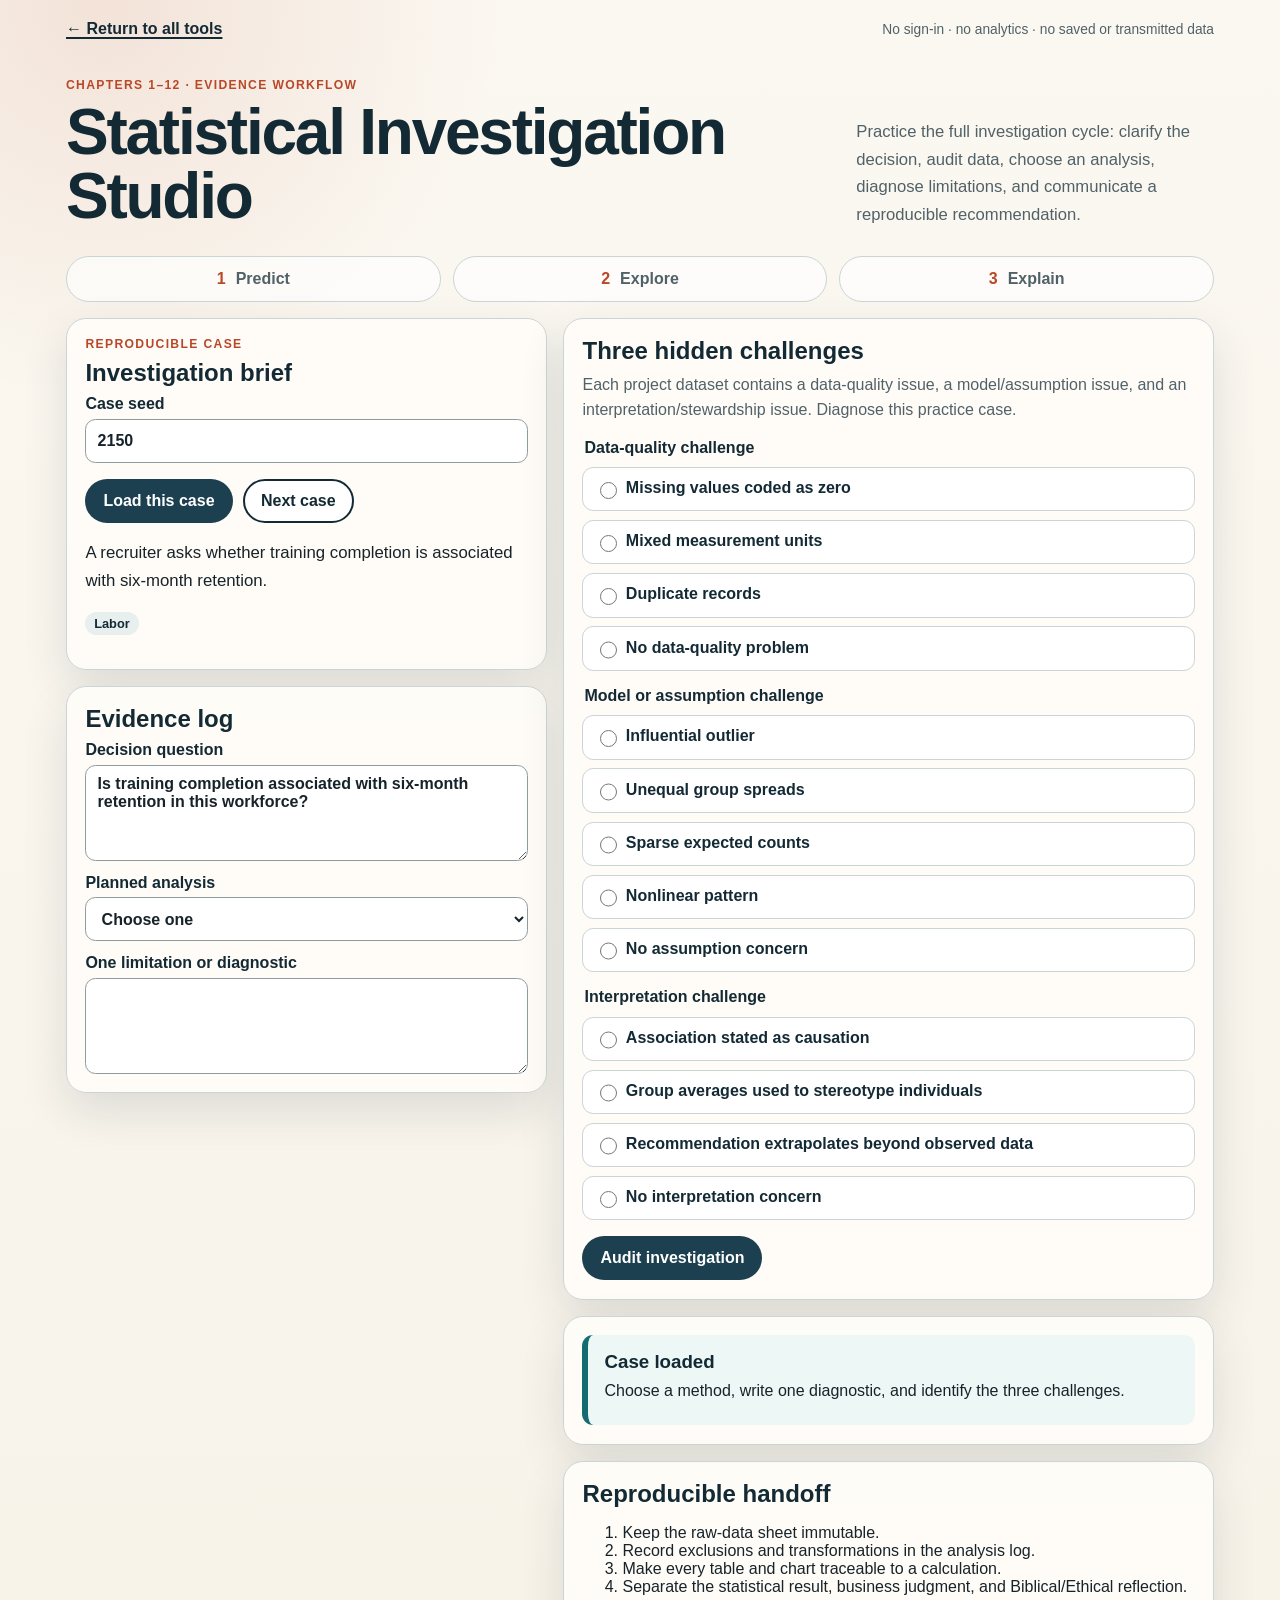
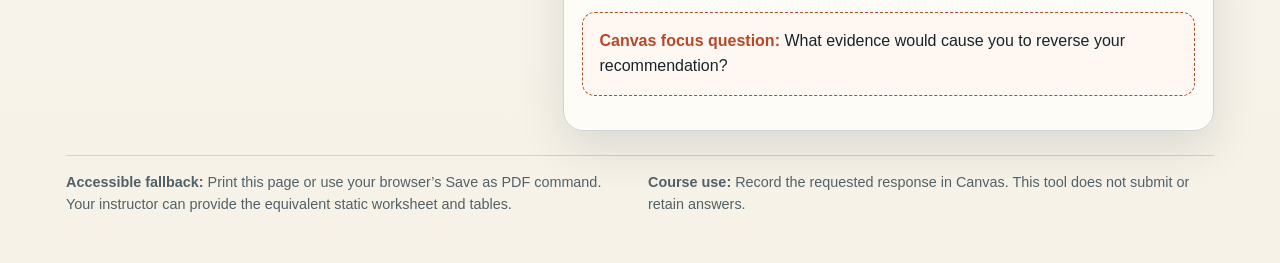
<file: modules/statistical-investigation/index.html>
<!doctype html>
<html lang="en">
<head>
  <meta charset="utf-8" />
  <meta name="viewport" content="width=device-width, initial-scale=1" />
  <title>Statistical Investigation Studio | BUS-2150</title>
  <meta name="description" content="Practice the full investigation cycle: clarify the decision, audit data, choose an analysis, diagnose limitations, and communicate a reproducible recommendation." />
  <link rel="canonical" href="https://tools.benhartlage.com/statistical-investigation/" />
  <link rel="stylesheet" href="./styles.css" />
</head>
<body>
  <a class="skip-link" href="#main">Skip to activity</a>
  <div class="shell">
    <header class="topbar">
      <a class="return" href="https://tools.benhartlage.com/">← Return to all tools</a>
      <p class="privacy">No sign-in · no analytics · no saved or transmitted data</p>
    </header>
    <section class="hero">
      <div><p class="eyebrow">Chapters 1–12 · Evidence workflow</p><h1>Statistical Investigation Studio</h1></div>
      <p class="lede">Practice the full investigation cycle: clarify the decision, audit data, choose an analysis, diagnose limitations, and communicate a reproducible recommendation.</p>
    </section>
    <div class="workflow" aria-label="Learning workflow">
      <div class="step"><strong>1</strong> Predict</div>
      <div class="step"><strong>2</strong> Explore</div>
      <div class="step"><strong>3</strong> Explain</div>
    </div>
    <main id="main"><div class="grid">
      <div class="stack">
        <section class="panel">
          <p class="kicker">Reproducible case</p>
          <h2>Investigation brief</h2>
          <label>Case seed<input id="seed" type="number" min="1" max="9999" value="2150"></label>
          <div class="button-row"><button id="load" type="button">Load this case</button><button id="next" class="secondary" type="button">Next case</button></div>
          <p id="case" class="scenario"></p>
          <p><span id="domain" class="tag"></span></p>
        </section>
        <section class="panel">
          <h2>Evidence log</h2>
          <label>Decision question<textarea id="question"></textarea></label>
          <label style="margin-top:.8rem">Planned analysis<select id="method"><option value="">Choose one</option><option>Descriptive statistics and graph</option><option>One-population interval/test</option><option>Compare two groups</option><option>Chi-square association</option><option>Simple linear regression</option><option>One-way ANOVA</option></select></label>
          <label style="margin-top:.8rem">One limitation or diagnostic<textarea id="limit"></textarea></label>
        </section>
      </div>
      <div class="stack">
        <section class="panel">
          <h2>Three hidden challenges</h2>
          <p class="panel-copy">Each project dataset contains a data-quality issue, a model/assumption issue, and an interpretation/stewardship issue. Diagnose this practice case.</p>
          <fieldset><legend>Data-quality challenge</legend><div id="dataOptions" class="choice-list"></div></fieldset>
          <fieldset style="margin-top:1rem"><legend>Model or assumption challenge</legend><div id="modelOptions" class="choice-list"></div></fieldset>
          <fieldset style="margin-top:1rem"><legend>Interpretation challenge</legend><div id="storyOptions" class="choice-list"></div></fieldset>
          <div class="button-row"><button id="check" type="button">Audit investigation</button></div>
        </section>
        <section id="feedback" class="panel" aria-live="polite"></section>
        <section class="panel">
          <h2>Reproducible handoff</h2>
          <ol>
            <li>Keep the raw-data sheet immutable.</li>
            <li>Record exclusions and transformations in the analysis log.</li>
            <li>Make every table and chart traceable to a calculation.</li>
            <li>Separate the statistical result, business judgment, and Biblical/Ethical reflection.</li>
          </ol>
          <p class="prompt"><strong>Canvas focus question:</strong> What evidence would cause you to reverse your recommendation?</p>
        </section>
      </div>
    </div></main>
    <footer class="footer">
      <p><strong>Accessible fallback:</strong> Print this page or use your browser’s Save as PDF command. Your instructor can provide the equivalent static worksheet and tables.</p>
      <p><strong>Course use:</strong> Record the requested response in Canvas. This tool does not submit or retain answers.</p>
    </footer>
  </div>
  <script src="./app.js"></script>
</body>
</html>
</file>
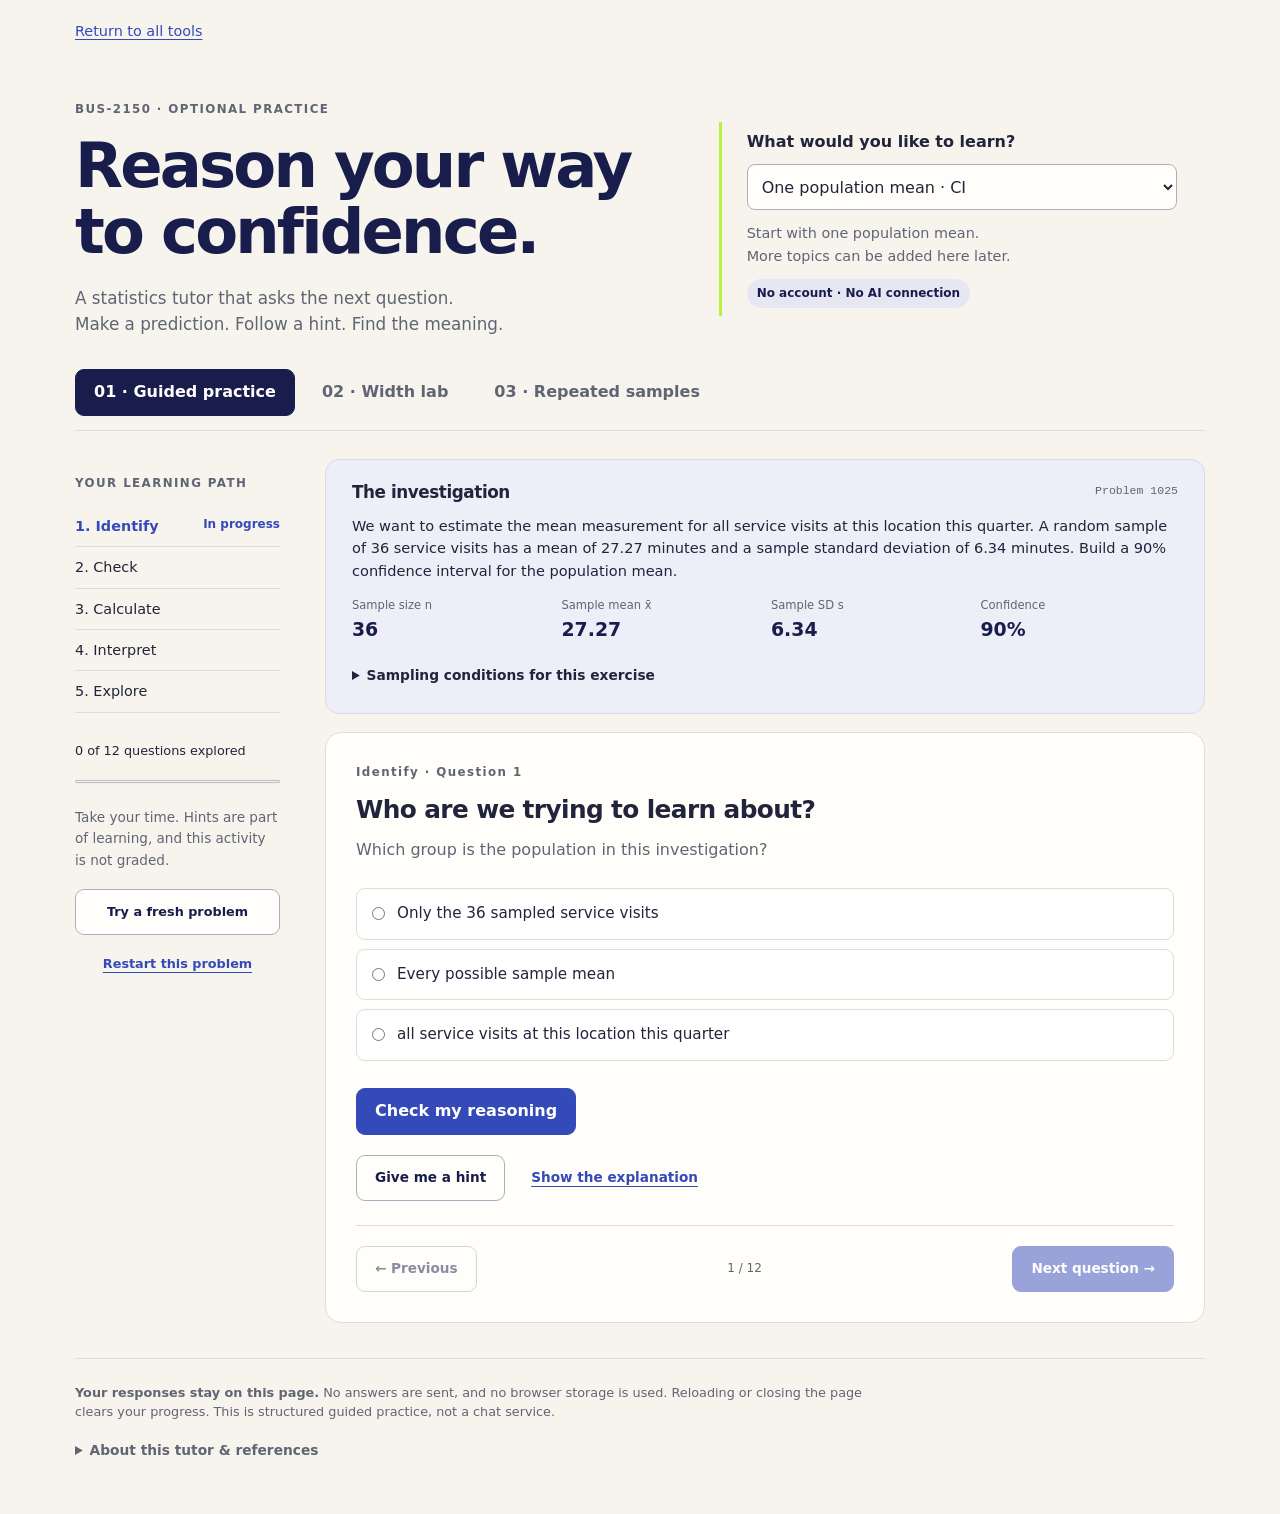
<file: modules/statistics-tutor/index.html>
<!doctype html>
<html lang="en">
  <head>
    <meta charset="utf-8" />
    <meta name="viewport" content="width=device-width, initial-scale=1" />
    <title>Statistics Tutor | Dr. Ben Hartlage</title>
    <meta
      name="description"
      content="Reason through confidence intervals for one population mean with guided questions, targeted hints, randomized practice, and sampling experiments."
    />
    <!-- prettier-ignore -->
    <link rel="canonical" href="https://tools.benhartlage.com/statistics-tutor/" />
    <link rel="stylesheet" href="styles.css" />
    <script type="module" src="app.mjs"></script>
  </head>
  <body>
    <a class="skip-link" href="#activity">Skip to activity</a>
    <a class="standalone-return" href="https://tools.benhartlage.com/">
      Return to all tools
    </a>
    <main id="activity" tabindex="-1" class="tutor">
      <header class="intro">
        <div>
          <p class="eyebrow">BUS-2150 · OPTIONAL PRACTICE</p>
          <h1>
            Reason your way
            <br />
            to confidence.
          </h1>
          <p class="lede">
            A statistics tutor that asks the next question.
            <br />
            Make a prediction. Follow a hint. Find the meaning.
          </p>
        </div>
        <div class="topic-box">
          <label for="topic">What would you like to learn?</label>
          <select id="topic"></select>
          <p>
            Start with one population mean.
            <br />
            More topics can be added here later.
          </p>
          <span class="local-badge">No account · No AI connection</span>
        </div>
      </header>
      <div class="workspace-nav" role="group" aria-label="Learning views">
        <button data-view="guided" aria-pressed="true">
          01 · Guided practice
        </button>
        <button data-view="width" aria-pressed="false">02 · Width lab</button>
        <button data-view="sampling" aria-pressed="false">
          03 · Repeated samples
        </button>
      </div>
      <section id="guided-view" aria-label="Guided practice">
        <div class="practice-grid">
          <aside class="journey">
            <p class="eyebrow">YOUR LEARNING PATH</p>
            <ol id="journey"></ol>
            <p id="progress-text"></p>
            <progress
              id="progress"
              value="0"
              max="12"
              aria-label="Questions explored"
            ></progress>
            <p class="quiet">
              Take your time. Hints are part of learning, and this activity is
              not graded.
            </p>
            <button id="fresh" class="secondary">Try a fresh problem</button>
            <button id="reset" class="text-button">Restart this problem</button>
          </aside>
          <div>
            <section class="scenario" aria-labelledby="scenario-heading">
              <div class="scenario-top">
                <h2 id="scenario-heading">The investigation</h2>
                <span id="problem-id"></span>
              </div>
              <p id="scenario-text"></p>
              <dl id="givens"></dl>
              <details>
                <summary>Sampling conditions for this exercise</summary>
                <p>
                  The sample is randomly selected from a population much larger
                  than the sample. Observations are independent. Measurements
                  come from a roughly normal population with no extreme
                  outliers. The population standard deviation is unknown. These
                  are assumptions of the exercise, not facts established by n
                  alone.
                </p>
              </details>
            </section>
            <section
              id="question-card"
              class="question-card"
              aria-labelledby="question-title"
            >
              <p id="step-label" class="eyebrow"></p>
              <h2 id="question-title" tabindex="-1"></h2>
              <p id="question-prompt"></p>
              <form id="answer-form" novalidate>
                <div id="answer-fields"></div>
                <button id="check" type="submit">Check my reasoning</button>
              </form>
              <div
                id="feedback"
                role="status"
                aria-live="polite"
                aria-atomic="true"
              ></div>
              <div class="help-row">
                <button id="hint" class="secondary">Give me a hint</button>
                <button id="worked" class="text-button">
                  Show the explanation
                </button>
              </div>
              <div id="hint-content" aria-live="polite"></div>
              <aside id="companion" class="companion" hidden></aside>
              <nav class="step-nav" aria-label="Practice steps">
                <button id="previous" class="secondary">← Previous</button>
                <span id="step-count"></span>
                <button id="next">Next question →</button>
              </nav>
            </section>
            <section id="complete" class="question-card" hidden></section>
          </div>
        </div>
      </section>
      <section id="width-view" class="lab" aria-labelledby="width-title" hidden>
        <div class="lab-heading">
          <p class="eyebrow">CHANGE ONE THING AT A TIME</p>
          <h2 id="width-title" tabindex="-1">What makes an interval wider?</h2>
          <p>
            Predict first, then move a control. The sample mean stays at 50.
            This is a comparison of formulas with other inputs held fixed, not a
            new sample.
          </p>
        </div>
        <div class="lab-grid">
          <div class="lab-controls">
            <label for="width-n">
              Sample size n
              <output id="width-n-value">25</output>
            </label>
            <input id="width-n" type="range" min="5" max="100" value="25" />
            <label for="width-sd">
              Sample standard deviation s
              <output id="width-sd-value">10</output>
            </label>
            <input id="width-sd" type="range" min="1" max="20" value="10" />
            <label for="width-confidence">Confidence level</label>
            <select id="width-confidence">
              <option value="0.9">90%</option>
              <option value="0.95" selected>95%</option>
              <option value="0.99">99%</option>
            </select>
            <button id="width-reset" class="secondary">Reset comparison</button>
          </div>
          <div>
            <div id="width-chart" class="chart"></div>
            <p id="width-result" role="status"></p>
            <p class="formula">x̄ ± t* × s / √n</p>
            <ul class="takeaways">
              <li>Larger n → narrower interval, other inputs fixed.</li>
              <li>Larger s → wider interval.</li>
              <li>Higher confidence → wider interval.</li>
            </ul>
            <p>
              Precision is not the same as accuracy. A narrow interval from
              biased sampling can still miss the population mean.
            </p>
          </div>
        </div>
      </section>
      <section
        id="sampling-view"
        class="lab"
        aria-labelledby="sampling-title"
        hidden
      >
        <div class="lab-heading">
          <p class="eyebrow">A FIXED MEAN. CHANGING INTERVALS.</p>
          <h2 id="sampling-title" tabindex="-1">
            What does confidence look like?
          </h2>
          <p>
            Take independent random samples from a normal population with fixed
            μ = 50 and σ = 10. Every sample gets its own x̄, s, and t interval.
            Predict: will every interval contain 50?
          </p>
        </div>
        <div class="simulation-controls">
          <label for="sim-n">
            Sample size
            <select id="sim-n">
              <option>10</option>
              <option selected>25</option>
              <option>100</option>
            </select>
          </label>
          <label for="sim-confidence">
            Confidence
            <select id="sim-confidence">
              <option value=".9">90%</option>
              <option value=".95" selected>95%</option>
              <option value=".99">99%</option>
            </select>
          </label>
          <button id="sample-one">Draw 1 sample</button>
          <button id="sample-hundred">Draw 100 samples</button>
          <button id="sim-reset" class="secondary">Clear samples</button>
        </div>
        <p id="simulation-summary" role="status" aria-live="polite"></p>
        <div id="sampling-chart" class="chart"></div>
        <p class="quiet">
          Solid line + dot: contains μ. Dashed line + ×: misses μ. The chart
          shows the latest 30 intervals; the count includes every sample in this
          run. Nothing runs automatically.
        </p>
        <details>
          <summary>Read the latest intervals as a table</summary>
          <div class="table-wrap" tabindex="0" role="region" aria-label="Latest sample intervals, scroll horizontally for all columns">
            <table>
              <caption>Latest 30 samples</caption>
              <thead>
                <tr>
                  <th scope="col">Sample</th>
                  <th scope="col">Mean</th>
                  <th scope="col">Sample SD</th>
                  <th scope="col">Lower</th>
                  <th scope="col">Upper</th>
                  <th scope="col">Contains μ?</th>
                </tr>
              </thead>
              <tbody id="samples-table"></tbody>
            </table>
          </div>
        </details>
        <p>
          Over many repetitions, coverage approaches the confidence level under
          these assumptions. A batch can be above or below that level. Once an
          interval is observed, it either contains the fixed population mean or
          it does not.
        </p>
      </section>
      <footer class="tutor-footer">
        <p>
          <strong>Your responses stay on this page.</strong>
          No answers are sent, and no browser storage is used. Reloading or
          closing the page clears your progress. This is structured guided
          practice, not a chat service.
        </p>
        <details>
          <summary>About this tutor &amp; references</summary>
          <p>
            Version 1.0.0 · One population mean, unknown population standard
            deviation. Questions and feedback are authored; no live AI or
            free-text interpretation is used. Use a calculator if helpful.
            Optional practice does not submit work or assign a grade.
          </p>
          <p>
            <a
              href="https://www.itl.nist.gov/div898/handbook/eda/section3/eda352.htm"
              target="_blank"
              rel="noopener noreferrer"
            >
              NIST: Confidence limits for the mean (new tab)
            </a>
          </p>
        </details>
      </footer>
    </main>
    <noscript>
      <p>
        This tutor needs JavaScript for its questions and simulations. Enable
        JavaScript or use the NIST confidence interval reference linked above.
      </p>
    </noscript>
  </body>
</html>
</file>
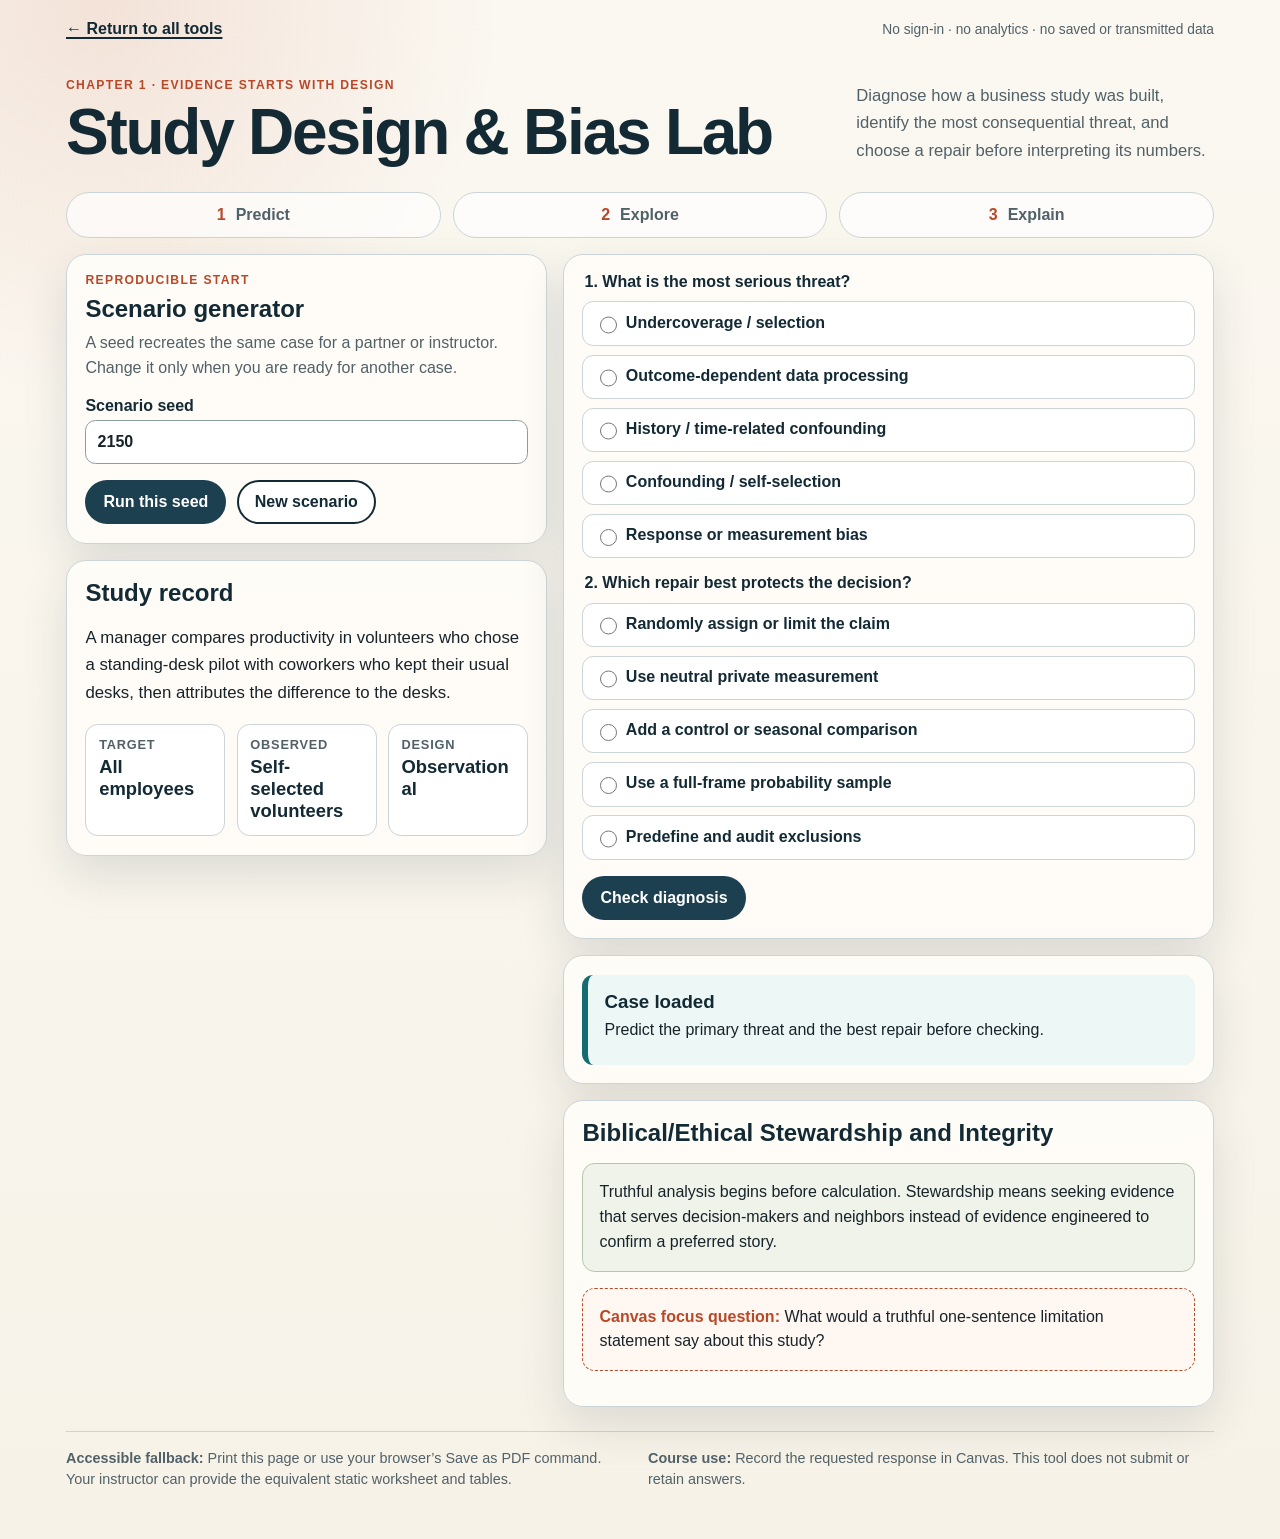
<file: modules/study-design-bias/index.html>
<!doctype html>
<html lang="en">
<head>
  <meta charset="utf-8" />
  <meta name="viewport" content="width=device-width, initial-scale=1" />
  <title>Study Design & Bias Lab | BUS-2150</title>
  <meta name="description" content="Diagnose how a business study was built, identify the most consequential threat, and choose a repair before interpreting its numbers." />
  <link rel="canonical" href="https://tools.benhartlage.com/study-design-bias/" />
  <link rel="stylesheet" href="./styles.css?v=20260730-split-feedback" />
</head>
<body>
  <a class="skip-link" href="#main">Skip to activity</a>
  <div class="shell">
    <header class="topbar">
      <a class="return" href="https://tools.benhartlage.com/">← Return to all tools</a>
      <p class="privacy">No sign-in · no analytics · no saved or transmitted data</p>
    </header>
    <section class="hero">
      <div><p class="eyebrow">Chapter 1 · Evidence starts with design</p><h1>Study Design & Bias Lab</h1></div>
      <p class="lede">Diagnose how a business study was built, identify the most consequential threat, and choose a repair before interpreting its numbers.</p>
    </section>
    <div class="workflow" aria-label="Learning workflow">
      <div class="step"><strong>1</strong> Predict</div>
      <div class="step"><strong>2</strong> Explore</div>
      <div class="step"><strong>3</strong> Explain</div>
    </div>
    <main id="main"><div class="grid">
      <div class="stack">
        <section class="panel">
          <p class="kicker">Reproducible start</p>
          <h2>Scenario generator</h2>
          <p class="panel-copy">A seed recreates the same case for a partner or instructor. Change it only when you are ready for another case.</p>
          <label for="seed">Scenario seed<input id="seed" type="number" min="1" max="9999" value="2150" /></label>
          <div class="button-row">
            <button id="same" type="button">Run this seed</button>
            <button id="next" class="secondary" type="button">New scenario</button>
          </div>
        </section>
        <section class="panel">
          <h2>Study record</h2>
          <p id="scenario" class="scenario"></p>
          <div class="metric-grid">
            <div class="metric"><span>Target</span><strong id="target"></strong></div>
            <div class="metric"><span>Observed</span><strong id="observed"></strong></div>
            <div class="metric"><span>Design</span><strong id="design"></strong></div>
          </div>
        </section>
      </div>
      <div class="stack">
        <section class="panel">
          <fieldset><legend>1. What is the most serious threat?</legend><div id="threats" class="choice-list"></div></fieldset>
          <fieldset style="margin-top:1rem"><legend>2. Which repair best protects the decision?</legend><div id="repairs" class="choice-list"></div></fieldset>
          <div class="button-row"><button id="check" type="button">Check diagnosis</button></div>
        </section>
        <section id="feedback" class="panel" aria-live="polite" aria-atomic="true">
          <div class="result"><h3>Make a prediction first</h3><p>Select one threat and one repair, then check your reasoning.</p></div>
        </section>
        <section class="panel">
          <h2>Biblical/Ethical Stewardship and Integrity</h2>
          <p class="callout">Truthful analysis begins before calculation. Stewardship means seeking evidence that serves decision-makers and neighbors instead of evidence engineered to confirm a preferred story.</p>
          <p class="prompt"><strong>Canvas focus question:</strong> What would a truthful one-sentence limitation statement say about this study?</p>
        </section>
      </div>
    </div></main>
    <footer class="footer">
      <p><strong>Accessible fallback:</strong> Print this page or use your browser’s Save as PDF command. Your instructor can provide the equivalent static worksheet and tables.</p>
      <p><strong>Course use:</strong> Record the requested response in Canvas. This tool does not submit or retain answers.</p>
    </footer>
  </div>
  <script src="./app.js?v=20260830-answer-order"></script>
</body>
</html>
</file>
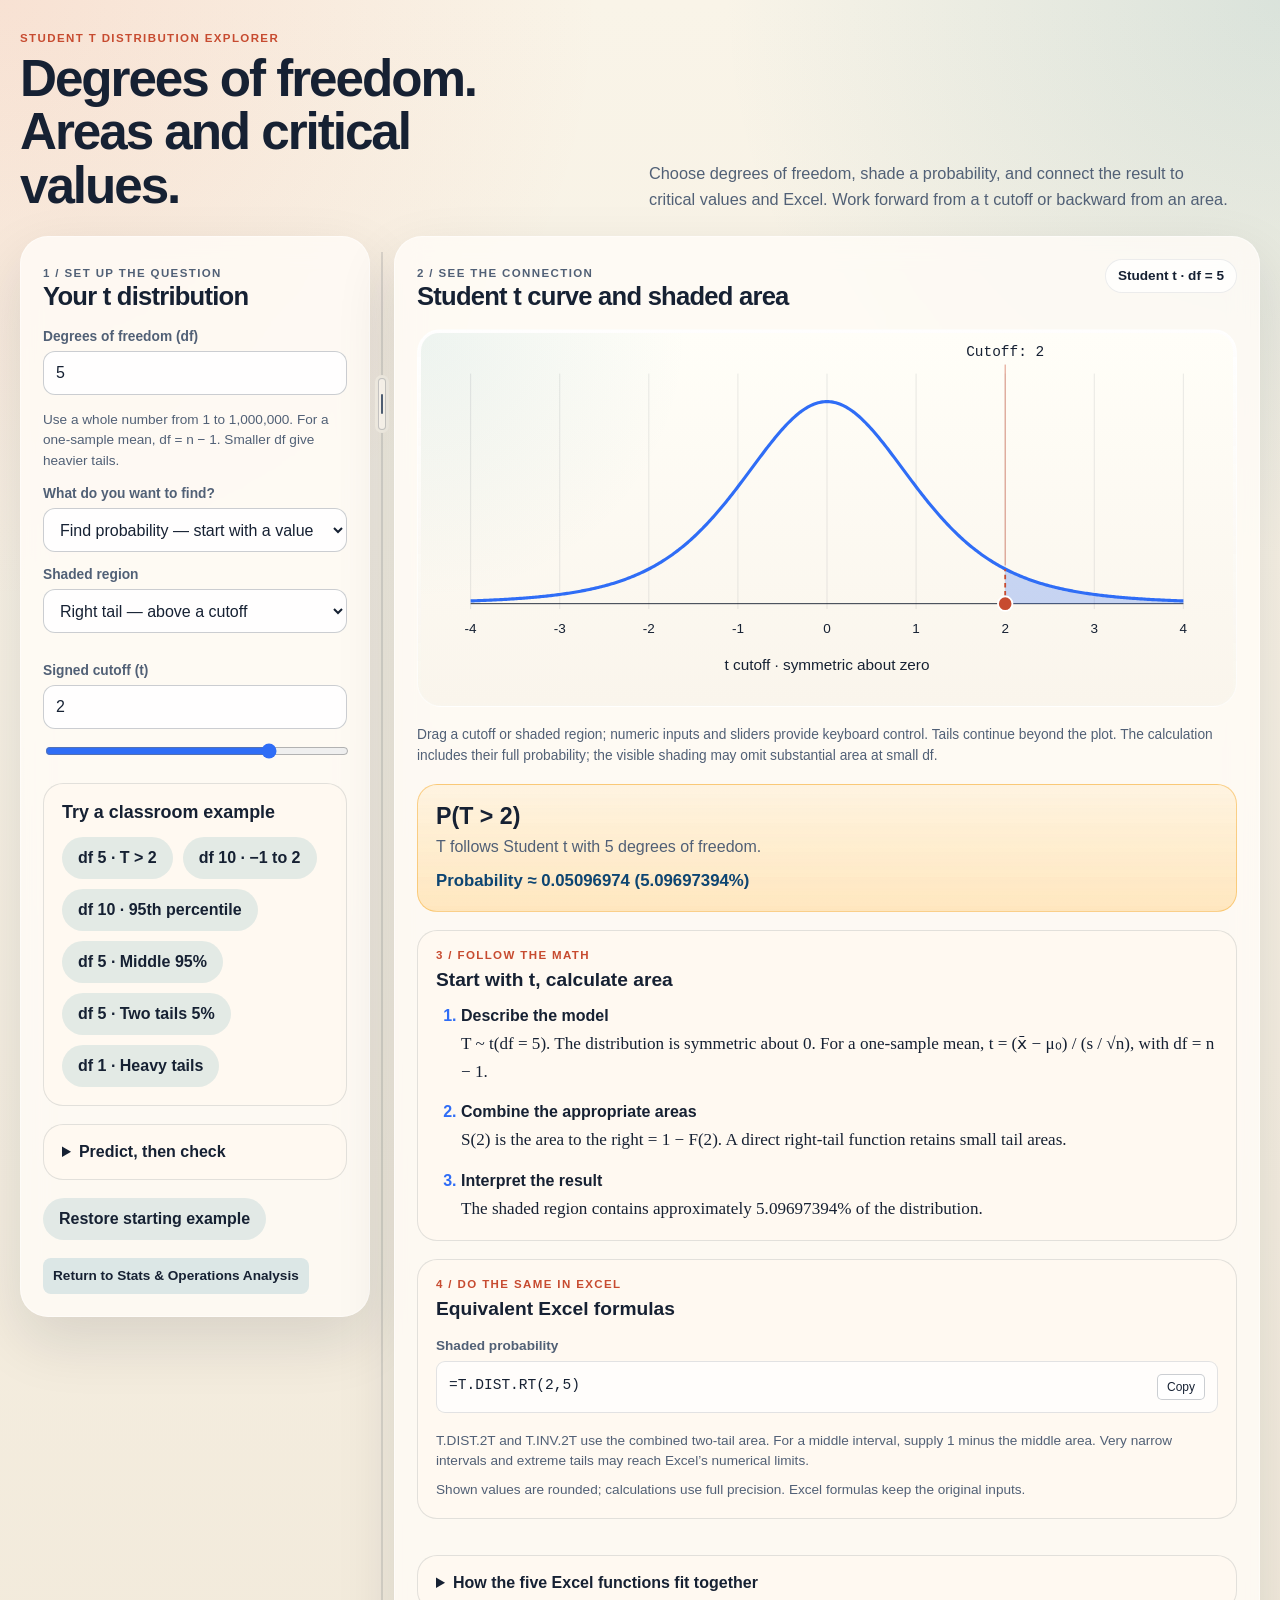
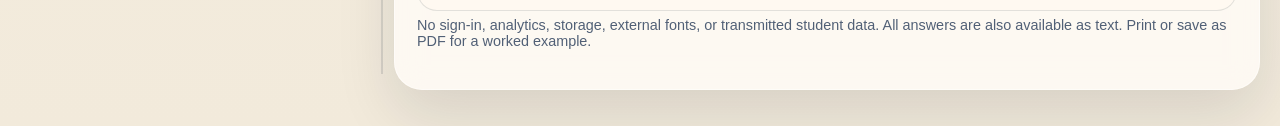
<file: modules/t-distribution/index.html>
<!doctype html>
<html lang="en">
<head>
  <meta charset="UTF-8" />
  <meta name="viewport" content="width=device-width, initial-scale=1.0" />
  <title>Student t Distribution Explorer</title>
  <meta name="description" content="Explore Student t probabilities and critical values with degrees of freedom, worked mathematics, and Excel formulas." />
  <link rel="canonical" href="https://tools.benhartlage.com/t-distribution/" />
  <meta property="og:title" content="Student t Distribution Explorer" />
  <meta property="og:description" content="Explore Student t probabilities and inverse critical values with worked mathematics and Excel formulas." />
  <meta property="og:type" content="website" />
  <meta property="og:url" content="https://tools.benhartlage.com/t-distribution/" />
  <link rel="stylesheet" href="./styles.css" />
</head>
<body>
  <a class="skip-link" href="#explorer">Skip to explorer</a>
  <div class="page-shell">
    <header class="hero">
      <div><p class="eyebrow">Student t Distribution Explorer</p><h1>Degrees of freedom.<br />Areas and critical values.</h1></div>
      <p class="hero-copy">Choose degrees of freedom, shade a probability, and connect the result to critical values and Excel. Work forward from a t cutoff or backward from an area.</p>
    </header>
    <main id="explorer" class="workspace">
      <section id="setupPanel" class="panel control-panel" aria-labelledby="setupTitle">
        <div class="panel-head"><div><p class="section-kicker">1 / Set up the question</p><h2 id="setupTitle">Your t distribution</h2></div></div>
        <div class="form-grid">
          <label for="dfInput"><span>Degrees of freedom (df)</span><input id="dfInput" type="number" min="1" max="1000000" step="1" value="5" aria-describedby="dfHint" /></label>
          <p id="dfHint" class="field-hint">Use a whole number from 1 to 1,000,000. For a one-sample mean, df = n − 1. Smaller df give heavier tails.</p>
          <label for="solveMode"><span>What do you want to find?</span><select id="solveMode"><option value="probability">Find probability — start with a value</option><option value="inverse">Find cutoff — start with a probability</option></select></label>
          <label for="regionType"><span>Shaded region</span><select id="regionType"><option value="left">Left tail — below a cutoff</option><option value="right">Right tail — above a cutoff</option><option value="between">Between two cutoffs</option><option value="absGreater">Two tails — equally far from zero</option></select></label>
          <p id="regionHint" class="field-hint"></p>
          <div id="forwardControls" class="form-grid">
            <div class="slider-control">
              <label for="aInput"><span id="aLabel">Cutoff (t)</span><input id="aInput" type="number" step="any" value="2" /></label>
              <input id="aSlider" type="range" min="-4" max="4" step="0.01" value="2" aria-label="First cutoff in t units" />
            </div>
            <div id="bControl" class="slider-control" hidden>
              <label for="bInput"><span id="bLabel">Upper cutoff (t)</span><input id="bInput" type="number" step="any" value="3" /></label>
              <input id="bSlider" type="range" min="-4" max="4" step="0.01" value="3" aria-label="Second cutoff in t units" />
            </div>
          </div>
          <div id="inverseControls" class="form-grid" hidden>
            <label for="probabilityInput"><span>Requested shaded probability (0 to 1)</span><input id="probabilityInput" type="number" step="any" min="0" max="1" value="0.95" aria-describedby="probabilityHint" /></label>
            <p id="probabilityHint" class="field-hint">For example, enter 0.95 for 95%. Finite cutoffs require 0 &lt; p &lt; 1.</p>
          </div>
          <p id="inputError" class="input-error" role="alert" hidden></p>
        </div>
        <section class="card">
          <div class="card-head compact"><div><h3>Try a classroom example</h3></div></div>
          <div class="examples">
            <button class="button" data-example="right" type="button">df 5 · T &gt; 2</button>
            <button class="button" data-example="between" type="button">df 10 · −1 to 2</button>
            <button class="button" data-example="percentile" type="button">df 10 · 95th percentile</button>
            <button class="button" data-example="central" type="button">df 5 · Middle 95%</button>
            <button class="button" data-example="tails" type="button">df 5 · Two tails 5%</button>
            <button class="button" data-example="cauchy" type="button">df 1 · Heavy tails</button>
          </div>
        </section>
        <details class="card" id="practicePanel">
          <summary>Predict, then check</summary>
          <label for="estimateInput"><span>Your probability estimate (0 to 1)</span><input id="estimateInput" type="number" min="0" max="1" step="any" /></label>
          <button id="checkEstimate" class="button" type="button">Check estimate</button>
          <p id="estimateFeedback" role="status">Estimate the shaded fraction, then compare it with the answer.</p>
        </details>
        <div class="button-row"><button id="resetStart" class="button" type="button">Restore starting example</button></div>
        <div class="return-link-row"><a class="return-link-button" href="https://tools.benhartlage.com/">Return to Stats &amp; Operations Analysis</a></div>
      </section>
      <div id="columnResizer" class="column-resizer" role="separator" tabindex="0" aria-label="Resize setup and graph columns" aria-orientation="vertical" aria-controls="setupPanel graphPanel" aria-describedby="resizeHelp" aria-valuemin="0" aria-valuemax="100" aria-valuenow="30" title="Drag to resize columns. Arrow keys adjust; double-click or Enter resets.">
        <span class="resize-grip" aria-hidden="true"></span>
        <span id="resizeHelp" class="sr-only">Drag left or right to resize the columns. Use arrow keys for small changes, Home or End for the limits, and Enter to reset.</span>
      </div>
      <section id="graphPanel" class="panel graph-panel" aria-labelledby="graphTitle">
        <div class="panel-head graph-head"><div><p class="section-kicker">2 / See the connection</p><h2 id="graphTitle">Student t curve and shaded area</h2></div><span id="modelBadge" class="value-chip"></span></div>
        <div class="plot-shell"><svg id="tSvg" viewBox="0 0 900 410" role="img" aria-label="Student t density curve and shaded probability"></svg></div>
        <p id="plotCaption" class="plot-caption">Drag a cutoff or the shaded region. The area, mathematics, and Excel formulas update together.</p>
        <div id="results" aria-live="polite" aria-atomic="true">
          <section class="card objective-card">
            <p id="questionText" class="question"></p>
            <p id="standardQuestion" class="standard-question"></p>
            <p id="answerText" class="answer"></p>
          </section>
          <section class="card working-card">
            <p class="section-kicker">3 / Follow the math</p><h3 id="workingTitle">Connect cutoffs and probability</h3>
            <ol id="workingSteps" class="working-steps"></ol>
          </section>
          <section class="card excel-card">
            <p class="section-kicker">4 / Do the same in Excel</p><h3>Equivalent Excel formulas</h3>
            <div id="excelFormulas" class="excel-formulas"></div>
            <p id="excelNote" class="field-hint"></p>
            <p class="field-hint">Shown values are rounded; calculations use full precision. Excel formulas keep the original inputs.</p>
          </section>
        </div>
        <p id="copyStatus" class="field-hint" role="status"></p>
        <details class="card function-guide"><summary>How the five Excel functions fit together</summary>
          <dl><dt>T.DIST(t, df, TRUE)</dt><dd>Signed t cutoff → area to its left.</dd><dt>T.DIST.RT(t, df)</dt><dd>Signed t cutoff → area to its right.</dd><dt>T.DIST.2T(c, df)</dt><dd>Nonnegative magnitude c → combined area below −c and above c.</dd><dt>T.INV(p, df)</dt><dd>Left-tail probability → signed t cutoff. A probability below 0.5 gives a negative cutoff.</dd><dt>T.INV.2T(p, df)</dt><dd>Combined two-tail probability → positive critical magnitude. For middle 95%, pass 0.05.</dd></dl>
          <p>TRUE gives cumulative probability; FALSE gives density height, not area. Since T is continuous, P(T = t) = 0.</p>
          <p>The standard Student t distribution is symmetric about zero. Its mean is undefined at df = 1; its variance is undefined at df ≤ 2. Larger df bring it closer to the standard normal curve. There is no separate mean or standard-deviation input.</p>
          <p>Excel truncates noninteger df; this explorer requires whole-number df so its displayed formulas use exactly the same model. A right-tail probability above 0.5 has a negative cutoff; a two-sided critical magnitude is always nonnegative.</p>
        </details>
        <p class="privacy-note">No sign-in, analytics, storage, external fonts, or transmitted student data. All answers are also available as text. Print or save as PDF for a worked example.</p>
      </section>
    </main>
  </div>
  <script src="./t-math.js"></script>
  <script src="./t-model.js"></script>
  <script src="./app.js"></script>
  <script src="./layout.js"></script>
</body>
</html>
</file>
<file: modules/categorical-risk/styles.css>
:root {
  --navy: #132a35;
  --navy-2: #1c4050;
  --cream: #f7f2e8;
  --paper: #fffdf8;
  --ink: #17232a;
  --muted: #516168;
  --line: #cbd4d6;
  --orange: #b84828;
  --teal: #146b71;
  --green: #24633e;
  --red: #982f2f;
  --gold: #8a6100;
  --focus: #005fcc;
  --shadow: 0 18px 46px rgba(19, 42, 53, 0.12);
}

* { box-sizing: border-box; }
html { color-scheme: light; }
body {
  margin: 0;
  min-width: 0;
  font-family: "Segoe UI", Arial, sans-serif;
  color: var(--ink);
  background:
    radial-gradient(circle at 8% 0%, rgba(184, 72, 40, 0.12), transparent 25rem),
    linear-gradient(180deg, #fbf8f1, var(--cream));
}
button, input, select, textarea { font: inherit; }
button, input, select, textarea, a { outline-offset: 3px; }
:focus-visible { outline: 3px solid var(--focus); }
.skip-link {
  position: fixed;
  z-index: 20;
  left: 1rem;
  top: -5rem;
  padding: .75rem 1rem;
  background: #fff;
  color: #000;
  border: 2px solid #000;
}
.skip-link:focus { top: 1rem; }
.shell { max-width: 1180px; margin: 0 auto; padding: 1.25rem 1rem 3rem; }
.topbar { display: flex; justify-content: space-between; gap: 1rem; align-items: center; }
.return {
  color: var(--navy);
  font-weight: 700;
  text-decoration-thickness: 2px;
  text-underline-offset: 3px;
}
.privacy { color: var(--muted); font-size: .86rem; margin: 0; text-align: right; }
.hero {
  display: grid;
  grid-template-columns: minmax(0, 1.5fr) minmax(16rem, .7fr);
  gap: 1.5rem;
  padding: 2.5rem 0 1.75rem;
  align-items: end;
}
.eyebrow, .kicker {
  margin: 0 0 .5rem;
  color: var(--orange);
  text-transform: uppercase;
  letter-spacing: .11em;
  font-weight: 800;
  font-size: .76rem;
}
h1, h2, h3 { color: var(--navy); }
h1 { font-size: clamp(2.2rem, 5vw, 4.25rem); line-height: 1; letter-spacing: -.035em; margin: 0; }
.lede { color: var(--muted); font-size: 1.04rem; line-height: 1.65; margin: 0; }
.workflow {
  display: grid;
  grid-template-columns: repeat(3, 1fr);
  gap: .75rem;
  margin-bottom: 1rem;
}
.step {
  padding: .8rem 1rem;
  background: rgba(255,255,255,.68);
  border: 1px solid var(--line);
  border-radius: 999px;
  color: var(--muted);
  font-weight: 700;
  text-align: center;
}
.step strong { color: var(--orange); margin-right: .35rem; }
.mode-panel {
  margin-bottom: 1rem;
}
.mode-panel label {
  max-width: 32rem;
}
.mode-panel .panel-copy {
  margin: .75rem 0 0;
}
.grid {
  display: grid;
  grid-template-columns: minmax(18rem, .85fr) minmax(0, 1.15fr);
  gap: 1rem;
  align-items: start;
}
.panel {
  background: rgba(255, 253, 248, .94);
  border: 1px solid var(--line);
  border-radius: 1.25rem;
  padding: 1.15rem;
  box-shadow: var(--shadow);
  min-width: 0;
}
.stack, main { min-width: 0; max-width: 100%; }
.panel + .panel, .stack > * + * { margin-top: 1rem; }
.panel h2, .panel h3 { margin: 0 0 .5rem; }
.panel-copy { color: var(--muted); line-height: 1.55; margin: 0 0 1rem; }
fieldset { border: 0; margin: 0; padding: 0; min-width: 0; }
legend { color: var(--navy); font-weight: 800; margin-bottom: .65rem; }
.fields { display: grid; grid-template-columns: repeat(2, minmax(0,1fr)); gap: .8rem; }
.fields.three { grid-template-columns: repeat(3, minmax(0,1fr)); }
.gof-fields {
  display: grid;
  grid-template-columns: repeat(2, minmax(0, 1fr));
  gap: .75rem;
}
.category-card {
  padding: .8rem;
  border: 1px solid var(--line);
  border-radius: .8rem;
  background: #fff;
}
.category-card label + label {
  margin-top: .65rem;
}
.alpha-field {
  margin-top: 1rem;
}
label { display: grid; gap: .35rem; color: var(--navy); font-weight: 700; }
label small, .hint { color: var(--muted); font-weight: 400; line-height: 1.4; }
input, select, textarea {
  width: 100%;
  min-height: 2.75rem;
  border: 1px solid #8e9ca0;
  border-radius: .65rem;
  padding: .55rem .7rem;
  color: var(--ink);
  background: #fff;
}
textarea { min-height: 6rem; resize: vertical; }
.button-row { display: flex; flex-wrap: wrap; gap: .65rem; margin-top: 1rem; }
button, .button {
  display: inline-flex;
  align-items: center;
  justify-content: center;
  border: 2px solid transparent;
  border-radius: 999px;
  padding: .65rem 1rem;
  min-height: 2.75rem;
  font-weight: 800;
  cursor: pointer;
  color: #fff;
  background: var(--navy-2);
  text-decoration: none;
}
button.secondary, .button.secondary { background: #fff; color: var(--navy); border-color: var(--navy); }
button:hover, .button:hover { filter: brightness(.94); }
button:disabled { opacity: .55; cursor: not-allowed; }
.choice-list { display: grid; gap: .55rem; }
.choice {
  grid-template-columns: auto 1fr;
  align-items: start;
  padding: .7rem;
  border: 1px solid var(--line);
  border-radius: .7rem;
  background: #fff;
  font-weight: 600;
}
.choice input { width: 1.1rem; min-height: 1.1rem; margin-top: .15rem; }
.result {
  border-left: .4rem solid var(--teal);
  background: #edf7f6;
  padding: 1rem;
  border-radius: .7rem;
}
.result.error { border-color: var(--red); background: #fff0f0; }
.result.warning { border-color: var(--gold); background: #fff8df; }
.result.success { border-color: var(--green); background: #edf8f0; }
.result h3 { margin: 0 0 .35rem; }
.result p { margin: .35rem 0; line-height: 1.55; }
.metric-grid { display: grid; grid-template-columns: repeat(3, minmax(0,1fr)); gap: .7rem; }
.metric {
  border: 1px solid var(--line);
  border-radius: .8rem;
  padding: .8rem;
  background: #fff;
}
.metric span { display: block; color: var(--muted); font-size: .8rem; font-weight: 700; text-transform: uppercase; letter-spacing: .06em; }
.metric strong { display: block; margin-top: .25rem; color: var(--navy); font-size: 1.15rem; overflow-wrap: break-word; }
.fields.three input { font-size: .86rem; padding-inline: .55rem; }
.meter { height: 1rem; border-radius: 999px; overflow: hidden; background: #dce5e6; margin: .75rem 0; }
.meter span { display: block; height: 100%; background: var(--teal); }
.table-wrap {
  width: 100%;
  max-width: 100%;
  min-width: 0;
  overflow-x: auto;
  overscroll-behavior-inline: contain;
}
table { border-collapse: collapse; width: 100%; min-width: 34rem; }
th, td { text-align: right; padding: .65rem; border-bottom: 1px solid var(--line); }
th:first-child, td:first-child { text-align: left; }
th { color: var(--navy); background: #edf2f2; }
.prompt {
  padding: 1rem;
  border: 1px dashed var(--orange);
  border-radius: .8rem;
  background: #fff8f2;
  line-height: 1.55;
}
.prompt strong { color: var(--orange); }
.callout {
  border-radius: .8rem;
  padding: 1rem;
  background: #f0f3ea;
  border: 1px solid #b8c5ae;
  line-height: 1.55;
}
.scenario { font-size: 1.05rem; line-height: 1.65; }
.tag {
  display: inline-block;
  padding: .25rem .55rem;
  border-radius: 999px;
  background: #e8efef;
  color: var(--navy);
  font-size: .8rem;
  font-weight: 800;
}
.hidden { display: none !important; }
.sr-only {
  position: absolute;
  left: 0;
  top: 0;
  width: 1px;
  height: 1px;
  padding: 0;
  margin: -1px;
  overflow: hidden;
  clip: rect(0, 0, 0, 0);
  clip-path: inset(50%);
  white-space: nowrap;
  border: 0;
}
.footer {
  display: grid;
  grid-template-columns: 1fr 1fr;
  gap: 1rem;
  border-top: 1px solid var(--line);
  margin-top: 1.5rem;
  padding-top: 1rem;
  color: var(--muted);
  font-size: .9rem;
  line-height: 1.5;
}
.footer p { margin: 0; }
@media (max-width: 800px) {
  .hero, .grid { grid-template-columns: 1fr; }
  .hero { padding-top: 1.5rem; }
  .workflow { grid-template-columns: 1fr; }
  .fields, .fields.three, .gof-fields, .metric-grid { grid-template-columns: 1fr; }
  .privacy { text-align: left; }
  .topbar, .footer { grid-template-columns: 1fr; display: grid; }
}
@media (max-width: 360px) {
  .shell { padding-inline: .5rem; }
  .panel { padding: .85rem; border-radius: 1rem; }
  .hero { gap: 1rem; }
  h1 { font-size: 2.1rem; }
  .button-row { display: grid; grid-template-columns: 1fr; }
  .button-row button { width: 100%; }
  th, td { padding: .55rem; }
}
@media (prefers-reduced-motion: reduce) { * { scroll-behavior: auto !important; transition: none !important; } }
@media print {
  body { background: #fff; }
  .topbar, .button-row, .workflow, .no-print { display: none !important; }
  .shell { max-width: none; padding: 0; }
  .panel { box-shadow: none; break-inside: avoid; }
  .grid { display: block; }
  .grid > * + * { margin-top: 1rem; }
}
</file>
<file: modules/comparing-groups/styles.css>
:root {
  --navy: #132a35;
  --navy-2: #1c4050;
  --cream: #f7f2e8;
  --paper: #fffdf8;
  --ink: #17232a;
  --muted: #516168;
  --line: #cbd4d6;
  --orange: #b84828;
  --teal: #146b71;
  --green: #24633e;
  --red: #982f2f;
  --gold: #8a6100;
  --focus: #005fcc;
  --shadow: 0 18px 46px rgba(19, 42, 53, 0.12);
}

* { box-sizing: border-box; }
html { color-scheme: light; }
body {
  margin: 0;
  font-family: "Segoe UI", Arial, sans-serif;
  color: var(--ink);
  background:
    radial-gradient(circle at 8% 0%, rgba(184, 72, 40, 0.12), transparent 25rem),
    linear-gradient(180deg, #fbf8f1, var(--cream));
}
button, input, select, textarea { font: inherit; }
button, input, select, textarea, a { outline-offset: 3px; }
:focus-visible { outline: 3px solid var(--focus); }
.skip-link {
  position: fixed;
  z-index: 20;
  left: 1rem;
  top: -5rem;
  padding: .75rem 1rem;
  background: #fff;
  color: #000;
  border: 2px solid #000;
}
.skip-link:focus { top: 1rem; }
.shell { max-width: 1180px; margin: 0 auto; padding: 1.25rem 1rem 3rem; }
.topbar { display: flex; justify-content: space-between; gap: 1rem; align-items: center; }
.return {
  color: var(--navy);
  font-weight: 700;
  text-decoration-thickness: 2px;
  text-underline-offset: 3px;
}
.privacy { color: var(--muted); font-size: .86rem; margin: 0; text-align: right; }
.hero {
  display: grid;
  grid-template-columns: minmax(0, 1.5fr) minmax(16rem, .7fr);
  gap: 1.5rem;
  padding: 2.5rem 0 1.75rem;
  align-items: end;
}
.eyebrow, .kicker {
  margin: 0 0 .5rem;
  color: var(--orange);
  text-transform: uppercase;
  letter-spacing: .11em;
  font-weight: 800;
  font-size: .76rem;
}
h1, h2, h3 { color: var(--navy); }
h1 { font-size: clamp(2.2rem, 5vw, 4.25rem); line-height: 1; letter-spacing: -.035em; margin: 0; }
.lede { color: var(--muted); font-size: 1.04rem; line-height: 1.65; margin: 0; }
.workflow {
  display: grid;
  grid-template-columns: repeat(3, 1fr);
  gap: .75rem;
  margin-bottom: 1rem;
}
.step {
  padding: .8rem 1rem;
  background: rgba(255,255,255,.68);
  border: 1px solid var(--line);
  border-radius: 999px;
  color: var(--muted);
  font-weight: 700;
  text-align: center;
}
.step strong { color: var(--orange); margin-right: .35rem; }
.grid {
  display: grid;
  grid-template-columns: minmax(18rem, .85fr) minmax(0, 1.15fr);
  gap: 1rem;
  align-items: start;
}
.panel {
  background: rgba(255, 253, 248, .94);
  border: 1px solid var(--line);
  border-radius: 1.25rem;
  padding: 1.15rem;
  box-shadow: var(--shadow);
  min-width: 0;
}
.stack { min-width: 0; }
.panel + .panel, .stack > * + * { margin-top: 1rem; }
.panel h2, .panel h3 { margin: 0 0 .5rem; }
.panel-copy { color: var(--muted); line-height: 1.55; margin: 0 0 1rem; }
fieldset { border: 0; margin: 0; padding: 0; min-width: 0; }
legend { color: var(--navy); font-weight: 800; margin-bottom: .65rem; }
.fields { display: grid; grid-template-columns: repeat(2, minmax(0,1fr)); gap: .8rem; }
.fields.three { grid-template-columns: repeat(3, minmax(0,1fr)); }
label { display: grid; gap: .35rem; color: var(--navy); font-weight: 700; }
label small, .hint { color: var(--muted); font-weight: 400; line-height: 1.4; }
input, select, textarea {
  width: 100%;
  min-height: 2.75rem;
  border: 1px solid #8e9ca0;
  border-radius: .65rem;
  padding: .55rem .7rem;
  color: var(--ink);
  background: #fff;
}
textarea { min-height: 6rem; resize: vertical; }
.button-row { display: flex; flex-wrap: wrap; gap: .65rem; margin-top: 1rem; }
button, .button {
  display: inline-flex;
  align-items: center;
  justify-content: center;
  border: 2px solid transparent;
  border-radius: 999px;
  padding: .65rem 1rem;
  min-height: 2.75rem;
  font-weight: 800;
  cursor: pointer;
  color: #fff;
  background: var(--navy-2);
  text-decoration: none;
}
button.secondary, .button.secondary { background: #fff; color: var(--navy); border-color: var(--navy); }
button:hover, .button:hover { filter: brightness(.94); }
button:disabled { opacity: .55; cursor: not-allowed; }
.choice-list { display: grid; gap: .55rem; }
.choice {
  grid-template-columns: auto 1fr;
  align-items: start;
  padding: .7rem;
  border: 1px solid var(--line);
  border-radius: .7rem;
  background: #fff;
  font-weight: 600;
}
.choice input { width: 1.1rem; min-height: 1.1rem; margin-top: .15rem; }
.result {
  border-left: .4rem solid var(--teal);
  background: #edf7f6;
  padding: 1rem;
  border-radius: .7rem;
}
.result.error { border-color: var(--red); background: #fff0f0; }
.result.warning { border-color: var(--gold); background: #fff8df; }
.result.success { border-color: var(--green); background: #edf8f0; }
.result h3 { margin: 0 0 .35rem; }
.result p { margin: .35rem 0; line-height: 1.55; }
.metric-grid { display: grid; grid-template-columns: repeat(3, minmax(0,1fr)); gap: .7rem; }
.metric {
  border: 1px solid var(--line);
  border-radius: .8rem;
  padding: .8rem;
  background: #fff;
}
.metric span { display: block; color: var(--muted); font-size: .8rem; font-weight: 700; text-transform: uppercase; letter-spacing: .06em; }
.metric strong { display: block; margin-top: .25rem; color: var(--navy); font-size: 1.15rem; overflow-wrap: break-word; }
.fields.three input { font-size: .86rem; padding-inline: .55rem; }
.meter { height: 1rem; border-radius: 999px; overflow: hidden; background: #dce5e6; margin: .75rem 0; }
.meter span { display: block; height: 100%; background: var(--teal); }
.table-wrap { overflow-x: auto; }
table { border-collapse: collapse; width: 100%; min-width: 34rem; }
th, td { text-align: right; padding: .65rem; border-bottom: 1px solid var(--line); }
th:first-child, td:first-child { text-align: left; }
th { color: var(--navy); background: #edf2f2; }
.prompt {
  padding: 1rem;
  border: 1px dashed var(--orange);
  border-radius: .8rem;
  background: #fff8f2;
  line-height: 1.55;
}
.prompt strong { color: var(--orange); }
.callout {
  border-radius: .8rem;
  padding: 1rem;
  background: #f0f3ea;
  border: 1px solid #b8c5ae;
  line-height: 1.55;
}
.scenario { font-size: 1.05rem; line-height: 1.65; }
.tag {
  display: inline-block;
  padding: .25rem .55rem;
  border-radius: 999px;
  background: #e8efef;
  color: var(--navy);
  font-size: .8rem;
  font-weight: 800;
}
.hidden { display: none !important; }
.sr-only {
  position: absolute;
  width: 1px;
  height: 1px;
  padding: 0;
  margin: -1px;
  overflow: hidden;
  clip: rect(0, 0, 0, 0);
  white-space: nowrap;
  border: 0;
}
.footer {
  display: grid;
  grid-template-columns: 1fr 1fr;
  gap: 1rem;
  border-top: 1px solid var(--line);
  margin-top: 1.5rem;
  padding-top: 1rem;
  color: var(--muted);
  font-size: .9rem;
  line-height: 1.5;
}
.footer p { margin: 0; }
@media (max-width: 800px) {
  .hero, .grid { grid-template-columns: 1fr; }
  .hero { padding-top: 1.5rem; }
  .workflow { grid-template-columns: 1fr; }
  .fields, .fields.three, .metric-grid { grid-template-columns: 1fr; }
  .privacy { text-align: left; }
  .topbar, .footer { grid-template-columns: 1fr; display: grid; }
}
@media (prefers-reduced-motion: reduce) { * { scroll-behavior: auto !important; transition: none !important; } }
@media print {
  body { background: #fff; }
  .topbar, .button-row, .workflow, .no-print { display: none !important; }
  .shell { max-width: none; padding: 0; }
  .panel { box-shadow: none; break-inside: avoid; }
  .grid { display: block; }
  .grid > * + * { margin-top: 1rem; }
}
</file>
<file: modules/inference-decision/styles.css>
:root {
  --navy: #132a35;
  --navy-2: #1c4050;
  --cream: #f7f2e8;
  --paper: #fffdf8;
  --ink: #17232a;
  --muted: #516168;
  --line: #cbd4d6;
  --orange: #b84828;
  --teal: #146b71;
  --green: #24633e;
  --red: #982f2f;
  --gold: #8a6100;
  --focus: #005fcc;
  --shadow: 0 18px 46px rgba(19, 42, 53, 0.12);
}

* { box-sizing: border-box; }
html { color-scheme: light; }
body {
  margin: 0;
  font-family: "Segoe UI", Arial, sans-serif;
  color: var(--ink);
  background:
    radial-gradient(circle at 8% 0%, rgba(184, 72, 40, 0.12), transparent 25rem),
    linear-gradient(180deg, #fbf8f1, var(--cream));
}
button, input, select, textarea { font: inherit; }
button, input, select, textarea, a { outline-offset: 3px; }
:focus-visible { outline: 3px solid var(--focus); }
.skip-link {
  position: fixed;
  z-index: 20;
  left: 1rem;
  top: -5rem;
  padding: .75rem 1rem;
  background: #fff;
  color: #000;
  border: 2px solid #000;
}
.skip-link:focus { top: 1rem; }
.shell { max-width: 1180px; margin: 0 auto; padding: 1.25rem 1rem 3rem; }
.topbar { display: flex; justify-content: space-between; gap: 1rem; align-items: center; }
.return {
  color: var(--navy);
  font-weight: 700;
  text-decoration-thickness: 2px;
  text-underline-offset: 3px;
}
.privacy { color: var(--muted); font-size: .86rem; margin: 0; text-align: right; }
.hero {
  display: grid;
  grid-template-columns: minmax(0, 1.5fr) minmax(16rem, .7fr);
  gap: 1.5rem;
  padding: 2.5rem 0 1.75rem;
  align-items: end;
}
.eyebrow, .kicker {
  margin: 0 0 .5rem;
  color: var(--orange);
  text-transform: uppercase;
  letter-spacing: .11em;
  font-weight: 800;
  font-size: .76rem;
}
h1, h2, h3 { color: var(--navy); }
h1 { font-size: clamp(2.2rem, 5vw, 4.25rem); line-height: 1; letter-spacing: -.035em; margin: 0; }
.lede { color: var(--muted); font-size: 1.04rem; line-height: 1.65; margin: 0; }
.workflow {
  display: grid;
  grid-template-columns: repeat(3, 1fr);
  gap: .75rem;
  margin-bottom: 1rem;
}
.step {
  padding: .8rem 1rem;
  background: rgba(255,255,255,.68);
  border: 1px solid var(--line);
  border-radius: 999px;
  color: var(--muted);
  font-weight: 700;
  text-align: center;
}
.step strong { color: var(--orange); margin-right: .35rem; }
.grid {
  display: grid;
  grid-template-columns: minmax(18rem, .85fr) minmax(0, 1.15fr);
  gap: 1rem;
  align-items: start;
}
.panel {
  background: rgba(255, 253, 248, .94);
  border: 1px solid var(--line);
  border-radius: 1.25rem;
  padding: 1.15rem;
  box-shadow: var(--shadow);
  min-width: 0;
}
.stack { min-width: 0; }
.panel + .panel, .stack > * + * { margin-top: 1rem; }
.panel h2, .panel h3 { margin: 0 0 .5rem; }
.panel-copy { color: var(--muted); line-height: 1.55; margin: 0 0 1rem; }
fieldset { border: 0; margin: 0; padding: 0; min-width: 0; }
legend { color: var(--navy); font-weight: 800; margin-bottom: .65rem; }
.fields { display: grid; grid-template-columns: repeat(2, minmax(0,1fr)); gap: .8rem; }
.fields.three { grid-template-columns: repeat(3, minmax(0,1fr)); }
label { display: grid; gap: .35rem; color: var(--navy); font-weight: 700; }
label small, .hint { color: var(--muted); font-weight: 400; line-height: 1.4; }
input, select, textarea {
  width: 100%;
  min-height: 2.75rem;
  border: 1px solid #8e9ca0;
  border-radius: .65rem;
  padding: .55rem .7rem;
  color: var(--ink);
  background: #fff;
}
textarea { min-height: 6rem; resize: vertical; }
.button-row { display: flex; flex-wrap: wrap; gap: .65rem; margin-top: 1rem; }
button, .button {
  display: inline-flex;
  align-items: center;
  justify-content: center;
  border: 2px solid transparent;
  border-radius: 999px;
  padding: .65rem 1rem;
  min-height: 2.75rem;
  font-weight: 800;
  cursor: pointer;
  color: #fff;
  background: var(--navy-2);
  text-decoration: none;
}
button.secondary, .button.secondary { background: #fff; color: var(--navy); border-color: var(--navy); }
button:hover, .button:hover { filter: brightness(.94); }
button:disabled { opacity: .55; cursor: not-allowed; }
.choice-list { display: grid; gap: .55rem; }
.choice {
  grid-template-columns: auto 1fr;
  align-items: start;
  padding: .7rem;
  border: 1px solid var(--line);
  border-radius: .7rem;
  background: #fff;
  font-weight: 600;
}
.choice input { width: 1.1rem; min-height: 1.1rem; margin-top: .15rem; }
.result {
  border-left: .4rem solid var(--teal);
  background: #edf7f6;
  padding: 1rem;
  border-radius: .7rem;
}
.result.error { border-color: var(--red); background: #fff0f0; }
.result.warning { border-color: var(--gold); background: #fff8df; }
.result.success { border-color: var(--green); background: #edf8f0; }
.result h3 { margin: 0 0 .35rem; }
.result p { margin: .35rem 0; line-height: 1.55; }
.metric-grid { display: grid; grid-template-columns: repeat(3, minmax(0,1fr)); gap: .7rem; }
.metric {
  border: 1px solid var(--line);
  border-radius: .8rem;
  padding: .8rem;
  background: #fff;
}
.metric span { display: block; color: var(--muted); font-size: .8rem; font-weight: 700; text-transform: uppercase; letter-spacing: .06em; }
.metric strong { display: block; margin-top: .25rem; color: var(--navy); font-size: 1.15rem; overflow-wrap: break-word; }
.fields.three input { font-size: .86rem; padding-inline: .55rem; }
.meter { height: 1rem; border-radius: 999px; overflow: hidden; background: #dce5e6; margin: .75rem 0; }
.meter span { display: block; height: 100%; background: var(--teal); }
.table-wrap { overflow-x: auto; }
table { border-collapse: collapse; width: 100%; min-width: 34rem; }
th, td { text-align: right; padding: .65rem; border-bottom: 1px solid var(--line); }
th:first-child, td:first-child { text-align: left; }
th { color: var(--navy); background: #edf2f2; }
.prompt {
  padding: 1rem;
  border: 1px dashed var(--orange);
  border-radius: .8rem;
  background: #fff8f2;
  line-height: 1.55;
}
.prompt strong { color: var(--orange); }
.callout {
  border-radius: .8rem;
  padding: 1rem;
  background: #f0f3ea;
  border: 1px solid #b8c5ae;
  line-height: 1.55;
}
.scenario { font-size: 1.05rem; line-height: 1.65; }
.scripture-passages { display: grid; gap: .8rem; }
.scripture-passage {
  margin: 0;
  min-width: 0;
  padding: 1rem;
  border: 1px solid var(--line);
  border-left: .25rem solid var(--teal);
  border-radius: .8rem;
  background: var(--paper);
  overflow-wrap: anywhere;
}
.scripture-passage figcaption { margin-bottom: .5rem; font-weight: 700; }
.scripture-passage blockquote, .scripture-passage p { margin: 0; line-height: 1.65; }
.scripture-passage a, .scripture-attribution a { color: var(--navy); text-underline-offset: 3px; }
.scripture-attribution { margin: 1rem 0 0; color: var(--muted); font-size: .86rem; line-height: 1.55; }
.tag {
  display: inline-block;
  padding: .25rem .55rem;
  border-radius: 999px;
  background: #e8efef;
  color: var(--navy);
  font-size: .8rem;
  font-weight: 800;
}
.hidden { display: none !important; }
.sr-only {
  position: absolute;
  width: 1px;
  height: 1px;
  padding: 0;
  margin: -1px;
  overflow: hidden;
  clip: rect(0, 0, 0, 0);
  white-space: nowrap;
  border: 0;
}
.footer {
  display: grid;
  grid-template-columns: 1fr 1fr;
  gap: 1rem;
  border-top: 1px solid var(--line);
  margin-top: 1.5rem;
  padding-top: 1rem;
  color: var(--muted);
  font-size: .9rem;
  line-height: 1.5;
}
.footer p { margin: 0; }
@media (max-width: 800px) {
  .hero, .grid { grid-template-columns: 1fr; }
  .hero { padding-top: 1.5rem; }
  .workflow { grid-template-columns: 1fr; }
  .fields, .fields.three, .metric-grid { grid-template-columns: 1fr; }
  .privacy { text-align: left; }
  .topbar, .footer { grid-template-columns: 1fr; display: grid; }
}
@media (prefers-reduced-motion: reduce) { * { scroll-behavior: auto !important; transition: none !important; } }
@media print {
  body { background: #fff; }
  .topbar, .button-row, .workflow, .no-print { display: none !important; }
  .shell { max-width: none; padding: 0; }
  .panel { box-shadow: none; break-inside: avoid; }
  .grid { display: block; }
  .grid > * + * { margin-top: 1rem; }
}
</file>
<file: modules/linear-regression/styles.css>
﻿* { box-sizing: border-box; }
body { margin: 0; font-family: Arial, sans-serif; background: #f5f7fb; color: #1b1f2a; }
.wrap { display: grid; grid-template-columns: 320px 1fr; gap: 12px; min-height: 100vh; padding: 12px; }
.panel, .chartBox { background: #fff; border-radius: 10px; box-shadow: 0 2px 16px rgba(0,0,0,.08); }
.panel { padding: 12px; }
.controls { display: flex; gap: 8px; margin: 10px 0; }
button { border: 0; background: #3658ff; color: white; border-radius: 7px; padding: 8px 10px; cursor: pointer; font-weight: 600; }
button:hover { background: #2946d4; }
.stats { list-style: none; padding: 0; line-height: 1.8; margin: 8px 0 0; }
#chart { width: 100%; height: calc(100vh - 24px); min-height: 420px; display: block; border-radius: 8px; }
.grid { stroke: #e5e8ef; stroke-width: 1; }
.axis { stroke: #9aa3b2; stroke-width: 1.5; }
.point { fill: #1f7aef; }
.fit { stroke: #ff4f69; stroke-width: 2.5; }
@media (max-width: 900px) {
  .wrap { grid-template-columns: 1fr; }
  #chart { height: 60vh; }
}
</file>
<file: modules/normal-area-explorer/styles.css>
:root {
  --bg: #f4efe4;
  --bg-alt: #fbf7ef;
  --ink: #162133;
  --ink-soft: #516076;
  --line: rgba(22, 33, 51, 0.12);
  --line-strong: rgba(22, 33, 51, 0.22);
  --panel: rgba(255, 252, 247, 0.82);
  --panel-strong: rgba(255, 250, 242, 0.94);
  --accent: #2f6df6;
  --accent-soft: rgba(47, 109, 246, 0.26);
  --accent-deep: #c74b30;
  --teal: #1f7a8c;
  --gold: #f5a623;
  --gold-soft: rgba(245, 166, 35, 0.26);
  --gold-line: rgba(245, 166, 35, 0.46);
  --success: #20684f;
  --warning: #8f5f00;
  --danger: #8d2b2b;
  --shadow: 0 24px 60px rgba(20, 28, 44, 0.12);
  --radius-xl: 28px;
  --radius-lg: 20px;
  --radius-md: 14px;
}

* {
  box-sizing: border-box;
}

html,
body {
  margin: 0;
  min-height: 100%;
}

body {
  font-family: "IBM Plex Sans", "Segoe UI", sans-serif;
  color: var(--ink);
  background:
    radial-gradient(circle at top left, rgba(240, 93, 61, 0.12), transparent 28%),
    radial-gradient(circle at top right, rgba(31, 122, 140, 0.14), transparent 26%),
    linear-gradient(180deg, #f9f4e8 0%, #f2eadb 100%);
}

button,
input,
select {
  font: inherit;
}

.page-shell {
  max-width: 1520px;
  margin: 0 auto;
  padding: 32px 20px 36px;
}

.hero {
  display: grid;
  gap: 18px;
  align-items: end;
  margin-bottom: 24px;
}

.eyebrow,
.section-kicker,
.status-label {
  margin: 0 0 8px;
  text-transform: uppercase;
  letter-spacing: 0.12em;
  font-size: 0.72rem;
  font-weight: 700;
  color: var(--accent-deep);
}

.hero h1,
.panel-head h2,
.card-head h3 {
  margin: 0;
  font-family: "Space Grotesk", "Avenir Next", sans-serif;
}

.hero h1 {
  max-width: 14ch;
  font-size: clamp(2.4rem, 5vw, 4.9rem);
  line-height: 0.96;
  letter-spacing: -0.04em;
}

.hero-copy {
  max-width: 64ch;
  margin: 0;
  font-size: 1.02rem;
  line-height: 1.6;
  color: var(--ink-soft);
}

.workspace {
  display: grid;
  gap: 22px;
  grid-template-columns: minmax(360px, 530px) minmax(0, 1fr);
}

.control-column {
  display: grid;
  gap: 18px;
  align-content: start;
}

.panel {
  background: var(--panel);
  backdrop-filter: blur(14px);
  border: 1px solid rgba(255, 255, 255, 0.5);
  border-radius: var(--radius-xl);
  box-shadow: var(--shadow);
}

.control-panel,
.graph-panel {
  padding: 24px;
  display: grid;
  gap: 18px;
  align-content: start;
}

.panel-head,
.card-head {
  display: flex;
  justify-content: space-between;
  gap: 16px;
  align-items: start;
}

.panel-head h2 {
  font-size: clamp(1.45rem, 2vw, 2rem);
  letter-spacing: -0.03em;
}

.single-line-title {
  white-space: nowrap;
}

.panel-head p,
.card-head p,
.plot-caption,
.status-tile p {
  margin: 6px 0 0;
  line-height: 1.5;
  color: var(--ink-soft);
}

.card {
  padding: 18px;
  border-radius: var(--radius-lg);
  background: var(--panel-strong);
  border: 1px solid var(--line);
}

.objective-card {
  background:
    linear-gradient(180deg, rgba(255, 249, 239, 0.7), rgba(255, 231, 190, 0.84)),
    var(--gold-soft);
  border-color: var(--gold-line);
}

.status-card {
  background:
    linear-gradient(180deg, rgba(31, 122, 140, 0.08), rgba(255, 255, 255, 0.75)),
    var(--panel-strong);
}

.card-head h3 {
  font-size: 1.12rem;
}

.card-head.compact {
  margin-bottom: 14px;
}

.pill-row,
.button-row,
.examples {
  display: flex;
  gap: 10px;
  flex-wrap: wrap;
}

.spotlight-button {
  min-width: 220px;
}

.return-link-button,
.return-link-button:visited,
.return-link-button:hover,
.return-link-button:active {
  color: var(--ink);
  text-decoration: none;
}

.return-link-button {
  background: #dce7e6;
  font-weight: 700;
  line-height: 1.15;
  text-align: center;
}

.return-link-button:hover {
  background: #d3e0de;
}

.pill {
  display: inline-flex;
  align-items: center;
  min-height: 34px;
  padding: 0 12px;
  border-radius: 999px;
  font-size: 0.88rem;
  font-weight: 600;
  color: var(--accent-deep);
  background: rgba(240, 93, 61, 0.1);
}

.button {
  display: inline-flex;
  align-items: center;
  justify-content: center;
  min-height: 42px;
  padding: 0 16px;
  border: 0;
  border-radius: 999px;
  cursor: pointer;
  font-weight: 700;
  color: var(--ink);
  text-decoration: none;
  background: rgba(31, 122, 140, 0.12);
  transition:
    transform 0.16s ease,
    background-color 0.16s ease;
}

.button:hover {
  transform: translateY(-1px);
  background: rgba(31, 122, 140, 0.2);
}

.button:focus,
input:focus,
select:focus {
  outline: 2px solid rgba(31, 122, 140, 0.35);
  outline-offset: 2px;
}

.button:disabled {
  opacity: 0.5;
  cursor: not-allowed;
  transform: none;
}

.form-grid {
  display: grid;
  gap: 12px;
}

label {
  display: grid;
  gap: 7px;
}

label span,
.field-label {
  font-size: 0.86rem;
  font-weight: 700;
  color: var(--ink-soft);
}

input,
select {
  width: 100%;
  min-height: 44px;
  padding: 0 12px;
  border-radius: 12px;
  border: 1px solid var(--line-strong);
  background: rgba(255, 255, 255, 0.92);
  color: var(--ink);
}

.slider-control {
  gap: 10px;
}

.slider-top {
  display: flex;
  align-items: center;
  justify-content: space-between;
  gap: 12px;
  flex-wrap: wrap;
}

.manual-field {
  max-width: 180px;
}

.manual-value-input {
  min-height: 40px;
}

.value-chip {
  display: inline-flex;
  align-items: center;
  justify-self: start;
  min-height: 34px;
  padding: 0 12px;
  border-radius: 999px;
  font-size: 0.95rem;
  font-weight: 700;
  color: var(--ink);
  background: rgba(255, 255, 255, 0.78);
  border: 1px solid rgba(22, 33, 51, 0.08);
}

.status-grid {
  display: grid;
  gap: 12px;
  grid-template-columns: repeat(2, minmax(0, 1fr));
}

.readout-grid .status-tile {
  min-height: 100%;
}

.readout-grid .status-label {
  margin-bottom: 6px;
}

.status-tile {
  padding: 14px;
  border-radius: 16px;
  border: 1px solid var(--line);
  background: rgba(255, 255, 255, 0.7);
}

.status-tile.wide {
  grid-column: 1 / -1;
}

.status-label {
  display: block;
  margin-bottom: 10px;
}

.status-badge {
  display: inline-flex;
  align-items: center;
  min-height: 30px;
  padding: 0 10px;
  border-radius: 999px;
  font-size: 0.84rem;
  font-weight: 700;
  margin-bottom: 8px;
}

.status-badge.success {
  color: var(--success);
  background: rgba(32, 104, 79, 0.14);
}

.status-badge.warning {
  color: var(--warning);
  background: rgba(245, 166, 35, 0.18);
}

.status-badge.danger {
  color: var(--danger);
  background: rgba(141, 43, 43, 0.14);
}

.status-badge.neutral {
  color: var(--ink-soft);
  background: rgba(22, 33, 51, 0.08);
}

#questionText,
#answerText {
  margin: 0;
  font-size: 1rem;
}

#questionText {
  font-weight: 700;
  color: var(--ink);
}

#answerText {
  font-weight: 700;
  color: #0d4572;
}

.graph-head {
  align-items: end;
}

.graph-hint {
  margin: 0;
  align-self: center;
  font-weight: 600;
  color: var(--accent-deep);
}

.plot-shell {
  border-radius: 24px;
  padding: 10px;
  background:
    linear-gradient(180deg, rgba(255, 255, 255, 0.9), rgba(248, 244, 235, 0.82));
  border: 1px solid rgba(255, 255, 255, 0.65);
}

#normalSvg {
  display: block;
  width: 100%;
  height: auto;
  border-radius: 18px;
  user-select: none;
  touch-action: none;
  cursor: default;
  background:
    radial-gradient(circle at top left, rgba(31, 122, 140, 0.08), transparent 30%),
    linear-gradient(180deg, #fffef8 0%, #faf5ec 100%);
}

body.is-dragging #normalSvg {
  cursor: grabbing;
}

.plot-caption {
  font-size: 0.96rem;
}

@media (max-width: 1160px) {
  .workspace {
    grid-template-columns: 1fr;
  }
}

@media (max-width: 700px) {
  .page-shell {
    padding: 18px 14px 24px;
  }

  .control-panel,
  .graph-panel {
    padding: 18px;
  }

  .panel-head,
  .card-head {
    flex-direction: column;
  }

  .status-grid {
    grid-template-columns: 1fr;
  }

  .hero h1 {
    max-width: none;
  }

  .single-line-title {
    white-space: normal;
  }
}
</file>
<file: modules/power-error/styles.css>
:root{color-scheme:light;--pe-red:#b52b46;--pe-blue:#245fbd;--pe-purple:#6c56a2;--pe-ink:#202841;--pe-muted:#536078;--pe-line:#d6dbe4;--pe-paper:#fff;--pe-bg:#f5f6fa}*{box-sizing:border-box}body{margin:0;background:var(--pe-bg);color:var(--pe-ink);font:16px/1.55 system-ui,sans-serif}.pe-shell{max-width:1440px;margin:auto;padding:24px clamp(16px,3vw,44px) 50px}.pe-header{display:flex;justify-content:space-between;gap:24px;align-items:center;margin:0 0 25px}.pe-header h1{font-size:clamp(2rem,3.5vw,3.25rem);line-height:1.15;letter-spacing:-.035em;margin:5px 0 10px}.pe-kicker{text-transform:uppercase;font-weight:750;font-size:.72rem;letter-spacing:.12em;color:var(--pe-muted);margin:0 0 6px}.pe-intro{font-size:1.08rem;max-width:760px;margin:0;color:var(--pe-muted)}a{color:#214e9c;text-underline-offset:3px}.pe-presets{display:flex;align-items:center;gap:8px;flex-wrap:wrap;margin-bottom:20px}.pe-presets>span{font-weight:650;margin-right:8px}.pe-presets #reset{margin-left:auto}button,input,select{font:inherit}button{cursor:pointer;border:1px solid #aeb7c7;border-radius:7px;background:white;color:var(--pe-ink);padding:8px 13px;min-height:44px;font-weight:650}button:hover{background:#eaf0fa;border-color:#456aa5}button:active{background:#d9e4f5}input,select{display:block;width:100%;min-width:0;background:white;color:var(--pe-ink);border:1px solid #a9b2c1;border-radius:6px;min-height:44px;padding:7px 9px;font-variant-numeric:tabular-nums}input[aria-invalid=true]{border:2px solid #a62136}label{display:block;font-size:.88rem;font-weight:650;margin:12px 0 5px}.pe-workspace{display:grid;grid-template-columns:300px minmax(0,1fr);align-items:start;gap:22px}.pe-panel{background:var(--pe-paper);border:1px solid var(--pe-line);border-radius:14px;padding:23px}.pe-controls h2{font-size:1.16rem;margin:0 0 9px}.pe-pair{display:grid;grid-template-columns:minmax(0,1fr) minmax(0,1fr);gap:12px}.pe-hint{font-size:.82rem;line-height:1.5;color:var(--pe-muted);margin:8px 0}.pe-cutoffs{border-top:1px solid var(--pe-line);margin-top:20px;padding-top:20px}.pe-cutoffs button{margin-top:5px;width:100%}.pe-validation{color:#9b1b32;font-size:.88rem;font-weight:650;margin:10px 0 0}.pe-results{min-width:0}.pe-chart-heading{display:flex;justify-content:space-between;align-items:start;gap:15px}.pe-chart-heading h2{font-size:1.4rem;margin:0}.pe-shade-label{margin:0;min-width:115px;font-size:.75rem}.pe-shade-label select{font-size:.82rem}.pe-hypotheses{font-size:1.02rem;font-weight:650;margin:12px 0}.pe-legend{display:flex;gap:10px 18px;flex-wrap:wrap;font-size:.8rem;margin:10px 0}.pe-legend span{display:flex;align-items:center;gap:6px}.pe-legend i{display:inline-block;width:23px;height:8px}.pe-null{background:var(--pe-red)}.pe-alt{background:var(--pe-blue)}.pe-beta{height:12px!important;background:repeating-linear-gradient(135deg,#eeeaf5,#eeeaf5 3px,#6c56a2 3px,#6c56a2 4px)}.pe-power{height:12px!important;background:#82abe8}#plot-wrap{width:100%;min-width:0}#plot{display:block;width:100%;height:390px;overflow:visible}#plot text{font-family:system-ui,sans-serif;font-size:12px;fill:#465068}.pe-bar{cursor:ew-resize;touch-action:none;outline:none}.pe-bar line{stroke:#263347;stroke-width:2;stroke-dasharray:6 4}.pe-bar-hit{fill:transparent}.pe-bar-handle{fill:white;stroke:#263347;stroke-width:2}.pe-bar .pe-grip{font-size:21px;font-weight:bold;fill:#263347;text-anchor:middle;pointer-events:none}.pe-bar:focus .pe-bar-handle,.pe-bar:hover .pe-bar-handle{stroke:#245fbd;stroke-width:4}.pe-bar:focus line{stroke:#245fbd;stroke-width:3}.pe-rule{background:#edf2fa;border-left:3px solid #58739d;padding:10px 13px;font-weight:650;font-size:.92rem;margin:15px 0 0}.pe-warning{font-size:.87rem;color:#704518;background:#fff6e8;border-radius:6px;margin:12px 0 0;padding:10px 13px}.pe-warning:empty{display:none}.pe-metrics{display:grid;grid-template-columns:repeat(3,minmax(0,1fr));gap:12px;margin:16px 0 0}.pe-metric{background:white;border:1px solid var(--pe-line);border-top:4px solid;border-radius:10px;padding:17px}.pe-metric h3{font-size:.92rem;margin:0 0 5px}.pe-metric strong{font-size:2rem;line-height:1.3;font-variant-numeric:tabular-nums}.pe-metric p{font-size:.85rem;margin:9px 0 0}.pe-alpha-card{border-top-color:var(--pe-red)}.pe-alpha-card strong{color:var(--pe-red)}.pe-beta-card{border-top-color:var(--pe-purple)}.pe-beta-card strong{color:var(--pe-purple)}.pe-power-card{border-top-color:var(--pe-blue)}.pe-power-card strong{color:var(--pe-blue)}.pe-identity{font-size:.82rem;margin:12px 2px;color:var(--pe-muted)}.pe-formulas,.pe-teaching{margin-top:24px}.pe-formulas h2,.pe-teaching h2{font-size:1.5rem;margin:0 0 10px}#formulas{display:grid;grid-template-columns:1fr 1fr;gap:15px}.pe-equation{background:#f4f6fa;border:1px solid #e0e4ec;border-radius:8px;padding:17px;min-width:0}.pe-equation h3{font-size:.93rem;margin:0 0 8px}.pe-symbolic{font:1.03rem/1.8 Georgia,serif;overflow-wrap:anywhere;margin:7px 0}.pe-numeric{font: .86rem/1.65 ui-monospace,Consolas,monospace;overflow-wrap:anywhere;margin:7px 0;color:#314464}#method-note{font-size:.9rem;max-width:100ch}.pe-lessons{display:grid;grid-template-columns:repeat(3,minmax(0,1fr));gap:18px 28px}.pe-lessons h3{font-size:1.06rem;margin:5px 0 7px}.pe-lessons p{font-size:.93rem;margin:6px 0}.pe-related{border-top:1px solid var(--pe-line);padding-top:18px}.pe-source-note{font-size:.82rem;color:var(--pe-muted)}:focus-visible{outline:3px solid #245fbd;outline-offset:3px}.skip-link{position:fixed;left:15px;top:-100px;background:white;padding:10px;z-index:99}.skip-link:focus{top:10px}[hidden]{display:none!important}@media(min-width:1600px){.pe-shell{max-width:1540px}.pe-metric p{font-size:1rem}.pe-hint{font-size:.9rem}}@media(max-width:1050px){.pe-workspace{grid-template-columns:265px minmax(0,1fr);gap:14px}.pe-panel{padding:17px}.pe-metrics{grid-template-columns:1fr}.pe-metric{display:grid;grid-template-columns:1fr auto;gap:3px 14px}.pe-metric p{grid-column:1/-1;margin:0}.pe-metric strong{font-size:1.7rem}.pe-lessons{grid-template-columns:1fr 1fr}.pe-chart-heading{flex-wrap:wrap}}@media(max-width:720px){.pe-shell{padding:20px 14px 35px}.pe-header{display:block}.pe-header>a{display:inline-block;margin-top:10px}.pe-workspace{grid-template-columns:1fr}.pe-controls{order:1}.pe-results{order:2}.pe-presets #reset{margin-left:0}.pe-chart-heading{flex-wrap:nowrap}.pe-chart-heading h2{font-size:1.2rem}.pe-kicker{font-size:.65rem}.pe-shade-label{min-width:105px}#formulas,.pe-lessons{grid-template-columns:1fr}.pe-panel{padding:15px}.pe-legend{font-size:.75rem;gap:8px 14px}.pe-hypotheses{font-size:.94rem}#plot{height:350px}.pe-gesture{font-size:.76rem}}@media(prefers-reduced-motion:reduce){*{scroll-behavior:auto}}@media print{body{background:white}.pe-shell{padding:0;max-width:none}.pe-presets,.pe-cutoffs button,.pe-gesture,.pe-shade-label,.bh-tool-bar,.bh-tool-footer{display:none!important}.pe-workspace{grid-template-columns:230px 1fr}.pe-panel,.pe-metric{break-inside:avoid}.pe-metrics{grid-template-columns:1fr}.pe-lessons{grid-template-columns:1fr 1fr}.pe-formulas{break-before:page}#plot{height:300px}*{print-color-adjust:exact;-webkit-print-color-adjust:exact}}
/* Print the current result first; complete design values are retained in formulas. */
@media print {
  .skip-link,.pe-controls{display:none!important}
  .pe-workspace{display:block}
  .pe-header{margin:0 0 14px}
  .pe-header h1{font-size:28px}
  .pe-intro{font-size:14px}
  .pe-chart-panel{padding:14px}
  .pe-metrics{display:grid;grid-template-columns:repeat(3,minmax(0,1fr));gap:8px}
  .pe-metric{display:block;padding:10px}
  .pe-metric strong{font-size:1.5rem}
  .pe-metric h3,.pe-metric p{font-size:.78rem}
  .pe-identity{font-size:.75rem}
  .pe-equation{padding:12px}
  .pe-symbolic{font-size:.94rem}
  .pe-numeric{font-size:.78rem}
}
</file>
<file: modules/statistical-investigation/styles.css>
:root {
  --navy: #132a35;
  --navy-2: #1c4050;
  --cream: #f7f2e8;
  --paper: #fffdf8;
  --ink: #17232a;
  --muted: #516168;
  --line: #cbd4d6;
  --orange: #b84828;
  --teal: #146b71;
  --green: #24633e;
  --red: #982f2f;
  --gold: #8a6100;
  --focus: #005fcc;
  --shadow: 0 18px 46px rgba(19, 42, 53, 0.12);
}

* { box-sizing: border-box; }
html { color-scheme: light; }
body {
  margin: 0;
  font-family: "Segoe UI", Arial, sans-serif;
  color: var(--ink);
  background:
    radial-gradient(circle at 8% 0%, rgba(184, 72, 40, 0.12), transparent 25rem),
    linear-gradient(180deg, #fbf8f1, var(--cream));
}
button, input, select, textarea { font: inherit; }
button, input, select, textarea, a { outline-offset: 3px; }
:focus-visible { outline: 3px solid var(--focus); }
.skip-link {
  position: fixed;
  z-index: 20;
  left: 1rem;
  top: -5rem;
  padding: .75rem 1rem;
  background: #fff;
  color: #000;
  border: 2px solid #000;
}
.skip-link:focus { top: 1rem; }
.shell { max-width: 1180px; margin: 0 auto; padding: 1.25rem 1rem 3rem; }
.topbar { display: flex; justify-content: space-between; gap: 1rem; align-items: center; }
.return {
  color: var(--navy);
  font-weight: 700;
  text-decoration-thickness: 2px;
  text-underline-offset: 3px;
}
.privacy { color: var(--muted); font-size: .86rem; margin: 0; text-align: right; }
.hero {
  display: grid;
  grid-template-columns: minmax(0, 1.5fr) minmax(16rem, .7fr);
  gap: 1.5rem;
  padding: 2.5rem 0 1.75rem;
  align-items: end;
}
.eyebrow, .kicker {
  margin: 0 0 .5rem;
  color: var(--orange);
  text-transform: uppercase;
  letter-spacing: .11em;
  font-weight: 800;
  font-size: .76rem;
}
h1, h2, h3 { color: var(--navy); }
h1 { font-size: clamp(2.2rem, 5vw, 4.25rem); line-height: 1; letter-spacing: -.035em; margin: 0; }
.lede { color: var(--muted); font-size: 1.04rem; line-height: 1.65; margin: 0; }
.workflow {
  display: grid;
  grid-template-columns: repeat(3, 1fr);
  gap: .75rem;
  margin-bottom: 1rem;
}
.step {
  padding: .8rem 1rem;
  background: rgba(255,255,255,.68);
  border: 1px solid var(--line);
  border-radius: 999px;
  color: var(--muted);
  font-weight: 700;
  text-align: center;
}
.step strong { color: var(--orange); margin-right: .35rem; }
.grid {
  display: grid;
  grid-template-columns: minmax(18rem, .85fr) minmax(0, 1.15fr);
  gap: 1rem;
  align-items: start;
}
.panel {
  background: rgba(255, 253, 248, .94);
  border: 1px solid var(--line);
  border-radius: 1.25rem;
  padding: 1.15rem;
  box-shadow: var(--shadow);
  min-width: 0;
}
.stack { min-width: 0; }
.panel + .panel, .stack > * + * { margin-top: 1rem; }
.panel h2, .panel h3 { margin: 0 0 .5rem; }
.panel-copy { color: var(--muted); line-height: 1.55; margin: 0 0 1rem; }
fieldset { border: 0; margin: 0; padding: 0; min-width: 0; }
legend { color: var(--navy); font-weight: 800; margin-bottom: .65rem; }
.fields { display: grid; grid-template-columns: repeat(2, minmax(0,1fr)); gap: .8rem; }
.fields.three { grid-template-columns: repeat(3, minmax(0,1fr)); }
label { display: grid; gap: .35rem; color: var(--navy); font-weight: 700; }
label small, .hint { color: var(--muted); font-weight: 400; line-height: 1.4; }
input, select, textarea {
  width: 100%;
  min-height: 2.75rem;
  border: 1px solid #8e9ca0;
  border-radius: .65rem;
  padding: .55rem .7rem;
  color: var(--ink);
  background: #fff;
}
textarea { min-height: 6rem; resize: vertical; }
.button-row { display: flex; flex-wrap: wrap; gap: .65rem; margin-top: 1rem; }
button, .button {
  display: inline-flex;
  align-items: center;
  justify-content: center;
  border: 2px solid transparent;
  border-radius: 999px;
  padding: .65rem 1rem;
  min-height: 2.75rem;
  font-weight: 800;
  cursor: pointer;
  color: #fff;
  background: var(--navy-2);
  text-decoration: none;
}
button.secondary, .button.secondary { background: #fff; color: var(--navy); border-color: var(--navy); }
button:hover, .button:hover { filter: brightness(.94); }
button:disabled { opacity: .55; cursor: not-allowed; }
.choice-list { display: grid; gap: .55rem; }
.choice {
  grid-template-columns: auto 1fr;
  align-items: start;
  padding: .7rem;
  border: 1px solid var(--line);
  border-radius: .7rem;
  background: #fff;
  font-weight: 600;
}
.choice input { width: 1.1rem; min-height: 1.1rem; margin-top: .15rem; }
.result {
  border-left: .4rem solid var(--teal);
  background: #edf7f6;
  padding: 1rem;
  border-radius: .7rem;
}
.result.error { border-color: var(--red); background: #fff0f0; }
.result.warning { border-color: var(--gold); background: #fff8df; }
.result.success { border-color: var(--green); background: #edf8f0; }
.result h3 { margin: 0 0 .35rem; }
.result p { margin: .35rem 0; line-height: 1.55; }
.metric-grid { display: grid; grid-template-columns: repeat(3, minmax(0,1fr)); gap: .7rem; }
.metric {
  border: 1px solid var(--line);
  border-radius: .8rem;
  padding: .8rem;
  background: #fff;
}
.metric span { display: block; color: var(--muted); font-size: .8rem; font-weight: 700; text-transform: uppercase; letter-spacing: .06em; }
.metric strong { display: block; margin-top: .25rem; color: var(--navy); font-size: 1.15rem; overflow-wrap: break-word; }
.fields.three input { font-size: .86rem; padding-inline: .55rem; }
.meter { height: 1rem; border-radius: 999px; overflow: hidden; background: #dce5e6; margin: .75rem 0; }
.meter span { display: block; height: 100%; background: var(--teal); }
.table-wrap { overflow-x: auto; }
table { border-collapse: collapse; width: 100%; min-width: 34rem; }
th, td { text-align: right; padding: .65rem; border-bottom: 1px solid var(--line); }
th:first-child, td:first-child { text-align: left; }
th { color: var(--navy); background: #edf2f2; }
.prompt {
  padding: 1rem;
  border: 1px dashed var(--orange);
  border-radius: .8rem;
  background: #fff8f2;
  line-height: 1.55;
}
.prompt strong { color: var(--orange); }
.callout {
  border-radius: .8rem;
  padding: 1rem;
  background: #f0f3ea;
  border: 1px solid #b8c5ae;
  line-height: 1.55;
}
.scenario { font-size: 1.05rem; line-height: 1.65; }
.tag {
  display: inline-block;
  padding: .25rem .55rem;
  border-radius: 999px;
  background: #e8efef;
  color: var(--navy);
  font-size: .8rem;
  font-weight: 800;
}
.hidden { display: none !important; }
.sr-only {
  position: absolute;
  width: 1px;
  height: 1px;
  padding: 0;
  margin: -1px;
  overflow: hidden;
  clip: rect(0, 0, 0, 0);
  white-space: nowrap;
  border: 0;
}
.footer {
  display: grid;
  grid-template-columns: 1fr 1fr;
  gap: 1rem;
  border-top: 1px solid var(--line);
  margin-top: 1.5rem;
  padding-top: 1rem;
  color: var(--muted);
  font-size: .9rem;
  line-height: 1.5;
}
.footer p { margin: 0; }
@media (max-width: 800px) {
  .hero, .grid { grid-template-columns: 1fr; }
  .hero { padding-top: 1.5rem; }
  .workflow { grid-template-columns: 1fr; }
  .fields, .fields.three, .metric-grid { grid-template-columns: 1fr; }
  .privacy { text-align: left; }
  .topbar, .footer { grid-template-columns: 1fr; display: grid; }
}
@media (prefers-reduced-motion: reduce) { * { scroll-behavior: auto !important; transition: none !important; } }
@media print {
  body { background: #fff; }
  .topbar, .button-row, .workflow, .no-print { display: none !important; }
  .shell { max-width: none; padding: 0; }
  .panel { box-shadow: none; break-inside: avoid; }
  .grid { display: block; }
  .grid > * + * { margin-top: 1rem; }
}
</file>
<file: modules/statistics-tutor/styles.css>
:root {
  color-scheme: light;
  --ink: #21243b;
  --muted: #606574;
  --navy: #191d4c;
  --blue: #354ab9;
  --line: #dcdedc;
  --paper: #fffefa;
  --canvas: #f6f4ed;
  font-family:
    system-ui,
    -apple-system,
    BlinkMacSystemFont,
    "Segoe UI",
    sans-serif;
}
* {
  box-sizing: border-box;
}
body {
  margin: 0;
  background: var(--canvas);
  color: var(--ink);
  line-height: 1.55;
}
button,
input,
select {
  font: inherit;
}
button,
select {
  min-height: 46px;
}
button {
  border: 1px solid var(--blue);
  border-radius: 9px;
  padding: 10px 18px;
  background: var(--blue);
  color: white;
  font-weight: 650;
  cursor: pointer;
}
button:hover {
  filter: brightness(0.94);
}
button:disabled {
  cursor: default;
  opacity: 0.5;
}
button.secondary {
  background: var(--paper);
  color: var(--navy);
  border-color: #a9afbf;
}
button.text-button {
  background: transparent;
  color: var(--blue);
  border-color: transparent;
  text-decoration: underline;
  text-underline-offset: 4px;
}
a {
  color: var(--blue);
  text-underline-offset: 3px;
}
a:focus-visible,
button:focus-visible,
input:focus-visible,
select:focus-visible,
summary:focus-visible,
.table-wrap:focus-visible {
  outline: 3px solid #b05a00;
  outline-offset: 4px;
}
h1,
h2,
h3,
p {
  margin-top: 0;
}
h1 {
  font-size: clamp(2.2rem, 5vw, 3.9rem);
  line-height: 1.06;
  letter-spacing: -0.045em;
  margin-bottom: 20px;
  color: var(--navy);
}
h2 {
  font-size: 1.55rem;
  line-height: 1.25;
  letter-spacing: -0.025em;
}
h3 {
  font-size: 1.05rem;
}
.tutor {
  max-width: 1190px;
  margin: auto;
  padding: 38px 30px 24px;
}
.intro {
  display: grid;
  grid-template-columns: 1.2fr 1fr;
  gap: 60px;
  align-items: center;
  margin-bottom: 32px;
}
.eyebrow {
  font-size: 0.74rem;
  font-weight: 750;
  letter-spacing: 0.12em;
  color: var(--muted);
  margin-bottom: 14px;
}
.lede {
  font-size: 1.05rem;
  color: var(--muted);
  margin-bottom: 0;
}
.topic-box {
  border-left: 3px solid #b8f33d;
  padding: 8px 0 8px 25px;
}
.topic-box label {
  display: block;
  font-weight: 700;
  margin-bottom: 10px;
}
.topic-box select {
  width: 100%;
  max-width: 430px;
  padding: 10px;
  border: 1px solid #a9afbf;
  border-radius: 8px;
  background: var(--paper);
  color: var(--ink);
}
.topic-box p {
  font-size: 0.9rem;
  color: var(--muted);
  margin: 12px 0;
}
.local-badge {
  display: inline-block;
  border-radius: 25px;
  padding: 5px 10px;
  background: #e6e7f2;
  color: var(--navy);
  font-size: 0.75rem;
  font-weight: 650;
}
.workspace-nav {
  display: flex;
  gap: 8px;
  border-bottom: 1px solid var(--line);
  padding-bottom: 14px;
  margin-bottom: 28px;
}
.workspace-nav button {
  background: transparent;
  border-color: transparent;
  color: var(--muted);
}
.workspace-nav button[aria-pressed="true"] {
  background: var(--navy);
  border-color: var(--navy);
  color: white;
}
.practice-grid {
  display: grid;
  grid-template-columns: 220px minmax(0, 1fr);
  gap: 30px;
}
.journey {
  padding: 15px 15px 0 0;
}
.journey ol {
  list-style: none;
  padding: 0;
  margin: 0 0 28px;
}
.journey li {
  padding: 9px 0;
  border-bottom: 1px solid var(--line);
  font-size: 0.9rem;
}
.journey li[aria-current="step"] {
  font-weight: 750;
  color: var(--blue);
}
.journey li span {
  float: right;
  font-size: 0.75rem;
}
.journey progress {
  width: 100%;
  height: 7px;
  accent-color: var(--blue);
}
#progress-text {
  margin-bottom: 4px;
  font-size: 0.8rem;
}
.quiet {
  color: var(--muted);
  font-size: 0.85rem;
}
.journey .quiet {
  margin: 18px 0;
}
.journey button {
  font-size: 0.8rem;
  width: 100%;
  margin-bottom: 6px;
}
.scenario {
  border: 1px solid #d8dbeb;
  background: #edeef7;
  padding: 22px 26px;
  border-radius: 14px;
  margin-bottom: 18px;
}
.scenario-top {
  display: flex;
  justify-content: space-between;
  gap: 12px;
}
.scenario h2 {
  font-size: 1.05rem;
  margin: 0 0 12px;
}
.scenario-top span {
  font-size: 0.72rem;
  font-family: ui-monospace, monospace;
  color: var(--muted);
}
.scenario p {
  font-size: 0.91rem;
}
.scenario dl {
  display: grid;
  grid-template-columns: repeat(4, 1fr);
  gap: 12px;
  margin: 15px 0;
}
.scenario dt {
  font-size: 0.72rem;
  color: var(--muted);
}
.scenario dd {
  margin: 0;
  font-size: 1.18rem;
  font-weight: 750;
  color: var(--navy);
}
details {
  font-size: 0.86rem;
}
summary {
  cursor: pointer;
  padding: 5px 0;
  font-weight: 600;
}
details p {
  margin: 12px 0 0;
}
.question-card,
.lab {
  border: 1px solid var(--line);
  border-radius: 16px;
  background: var(--paper);
  padding: 30px;
}
.question-card h2 {
  margin-bottom: 12px;
}
.question-card #question-prompt {
  color: var(--muted);
}
fieldset {
  border: 0;
  margin: 0 0 18px;
  padding: 0;
  min-width: 0;
}
legend.sr-only,
.sr-only {
  position: absolute;
  width: 1px;
  height: 1px;
  padding: 0;
  margin: -1px;
  overflow: hidden;
  clip: rect(0, 0, 0, 0);
  white-space: nowrap;
  border: 0;
}
.option {
  display: flex;
  align-items: flex-start;
  gap: 12px;
  padding: 13px 15px;
  border: 1px solid var(--line);
  border-radius: 9px;
  cursor: pointer;
  margin: 9px 0;
  background: white;
}
.option:has(input:checked) {
  border-color: var(--blue);
  background: #f0f1fc;
}
.option input {
  margin: 5px 0 0;
  accent-color: var(--blue);
  flex: none;
}
.option span {
  font-size: 0.95rem;
}
.numeric-field {
  margin: 16px 0;
}
.numeric-field label {
  display: block;
  font-weight: 650;
  margin-bottom: 7px;
  font-size: 0.92rem;
}
.numeric-field input {
  width: 100%;
  max-width: 300px;
  padding: 11px 13px;
  min-height: 46px;
  border: 1px solid #a9afbf;
  border-radius: 8px;
  color: var(--ink);
  background: white;
}
.field-feedback {
  display: block;
  font-size: 0.85rem;
  margin-top: 7px;
}
.field-feedback.error {
  color: #8c2c20;
}
.field-feedback.success {
  color: #06664e;
}
#feedback:not(:empty) {
  margin: 18px 0 0;
  padding: 15px 17px;
  border-left: 4px solid #8c5f17;
  background: #fff2d8;
  border-radius: 5px;
  font-size: 0.92rem;
}
#feedback.success {
  border-color: #08745e;
  background: #e0f4eb;
}
#feedback.review {
  border-color: var(--blue);
  background: #edeef7;
}
.help-row {
  display: flex;
  flex-wrap: wrap;
  gap: 7px;
  margin-top: 20px;
}
.help-row button {
  font-size: 0.85rem;
}
#hint-content p {
  padding: 12px 16px;
  background: #f3f1ea;
  border-radius: 8px;
  font-size: 0.9rem;
  margin: 12px 0 0;
}
.companion {
  border-top: 1px solid var(--line);
  padding-top: 16px;
  margin-top: 22px;
  font-size: 0.85rem;
}
.companion p {
  margin-bottom: 6px;
}
.step-nav {
  border-top: 1px solid var(--line);
  margin-top: 24px;
  padding-top: 20px;
  display: flex;
  align-items: center;
  justify-content: space-between;
  gap: 10px;
}
.step-nav button {
  font-size: 0.85rem;
}
.step-nav span {
  font-size: 0.75rem;
  color: var(--muted);
}
.lab-heading {
  max-width: 760px;
  margin-bottom: 28px;
}
.lab-grid {
  display: grid;
  grid-template-columns: 230px minmax(0, 1fr);
  gap: 40px;
}
.lab-controls label {
  display: flex;
  justify-content: space-between;
  font-weight: 650;
  margin-top: 18px;
  font-size: 0.9rem;
}
.lab-controls input {
  width: 100%;
  margin: 15px 0;
  accent-color: var(--blue);
}
.lab-controls select {
  width: 100%;
  padding: 9px;
  margin: 12px 0 20px;
  border: 1px solid #a9afbf;
  border-radius: 8px;
  background: white;
}
.lab-controls output {
  font-variant-numeric: tabular-nums;
}
.chart {
  width: 100%;
  overflow: hidden;
  border: 1px solid var(--line);
  border-radius: 12px;
  background: #f8f8fb;
  padding: 12px;
  margin: 15px 0;
}
.chart svg {
  display: block;
  width: 100%;
  height: auto;
}
.chart text {
  font-family: system-ui, sans-serif;
  fill: var(--ink);
  font-size: 13px;
}
.formula {
  font-size: 1.4rem;
  font-weight: 700;
  color: var(--navy);
  padding: 12px 0;
}
.takeaways {
  padding-left: 22px;
}
.simulation-controls {
  display: flex;
  flex-wrap: wrap;
  align-items: end;
  gap: 12px;
}
.simulation-controls label {
  font-size: 0.85rem;
  font-weight: 650;
}
.simulation-controls select {
  display: block;
  min-width: 100px;
  padding: 9px;
  border: 1px solid #a9afbf;
  border-radius: 8px;
  background: white;
  margin-top: 6px;
}
.table-wrap {
  overflow: auto;
}
table {
  border-collapse: collapse;
  width: 100%;
  font-size: 0.8rem;
}
td,
th {
  text-align: left;
  padding: 8px;
  border-bottom: 1px solid var(--line);
}
caption {
  text-align: left;
  padding: 12px 0;
  font-weight: 700;
}
.tutor-footer {
  border-top: 1px solid var(--line);
  margin-top: 35px;
  padding: 24px 0;
  color: var(--muted);
  font-size: 0.8rem;
}
.tutor-footer > p {
  max-width: 800px;
}
.standalone-return {
  display: block;
  max-width: 1190px;
  margin: 20px auto;
  padding: 0 30px;
  font-size: 0.9rem;
}
.skip-link {
  position: absolute;
  left: 12px;
  top: -100px;
  background: white;
  color: var(--blue);
  padding: 12px;
  z-index: 100;
}
.skip-link:focus {
  top: 12px;
}
[hidden] {
  display: none !important;
}
@media (max-width: 760px) {
  .tutor {
    padding: 25px 18px;
  }
  .intro {
    grid-template-columns: 1fr;
    gap: 25px;
  }
  .topic-box {
    padding-left: 16px;
  }
  .workspace-nav {
    gap: 4px;
    flex-wrap: wrap;
  }
  .workspace-nav button {
    font-size: 0.8rem;
    padding: 10px;
  }
  .practice-grid {
    grid-template-columns: 1fr;
    gap: 14px;
  }
  .journey {
    padding: 0;
  }
  .journey ol {
    display: flex;
    flex-wrap: wrap;
    gap: 14px;
    margin-bottom: 14px;
  }
  .journey li {
    font-size: 0.8rem;
  }
  .journey li span {
    display: none;
  }
  .journey .quiet {
    margin: 8px 0;
  }
  .journey button {
    width: auto;
    margin-right: 5px;
  }
  .scenario,
  .question-card,
  .lab {
    padding: 20px;
  }
  .scenario dl {
    grid-template-columns: repeat(2, 1fr);
  }
  .lab-grid {
    grid-template-columns: 1fr;
    gap: 20px;
  }
  .step-nav {
    flex-wrap: wrap;
  }
  .step-nav button {
    padding: 10px 12px;
  }
  .scenario-top {
    flex-wrap: wrap;
  }
  .simulation-controls button {
    font-size: 0.85rem;
  }
  .chart {
    padding: 5px;
  }
}
@media (prefers-reduced-motion: reduce) {
  * {
    scroll-behavior: auto !important;
    transition: none !important;
  }
}
@media print {
  button,
  .workspace-nav,
  .journey,
  .help-row,
  .step-nav {
    display: none !important;
  }
  .practice-grid,
  .intro,
  .lab-grid {
    display: block;
  }
  .tutor {
    padding: 0;
  }
  .question-card,
  .scenario,
  .lab {
    break-inside: avoid;
  }
  body {
    background: white;
  }
  .tutor-footer {
    font-size: 10pt;
  }
}
</file>
<file: modules/study-design-bias/styles.css>
:root {
  --navy: #132a35;
  --navy-2: #1c4050;
  --cream: #f7f2e8;
  --paper: #fffdf8;
  --ink: #17232a;
  --muted: #516168;
  --line: #cbd4d6;
  --orange: #b84828;
  --teal: #146b71;
  --green: #24633e;
  --red: #982f2f;
  --gold: #8a6100;
  --focus: #005fcc;
  --shadow: 0 18px 46px rgba(19, 42, 53, 0.12);
}

* { box-sizing: border-box; }
html { color-scheme: light; }
body {
  margin: 0;
  font-family: "Segoe UI", Arial, sans-serif;
  color: var(--ink);
  background:
    radial-gradient(circle at 8% 0%, rgba(184, 72, 40, 0.12), transparent 25rem),
    linear-gradient(180deg, #fbf8f1, var(--cream));
}
button, input, select, textarea { font: inherit; }
button, input, select, textarea, a { outline-offset: 3px; }
:focus-visible { outline: 3px solid var(--focus); }
.skip-link {
  position: fixed;
  z-index: 20;
  left: 1rem;
  top: -5rem;
  padding: .75rem 1rem;
  background: #fff;
  color: #000;
  border: 2px solid #000;
}
.skip-link:focus { top: 1rem; }
.shell { max-width: 1180px; margin: 0 auto; padding: 1.25rem 1rem 3rem; }
.topbar { display: flex; justify-content: space-between; gap: 1rem; align-items: center; }
.return {
  color: var(--navy);
  font-weight: 700;
  text-decoration-thickness: 2px;
  text-underline-offset: 3px;
}
.privacy { color: var(--muted); font-size: .86rem; margin: 0; text-align: right; }
.hero {
  display: grid;
  grid-template-columns: minmax(0, 1.5fr) minmax(16rem, .7fr);
  gap: 1.5rem;
  padding: 2.5rem 0 1.75rem;
  align-items: end;
}
.eyebrow, .kicker {
  margin: 0 0 .5rem;
  color: var(--orange);
  text-transform: uppercase;
  letter-spacing: .11em;
  font-weight: 800;
  font-size: .76rem;
}
h1, h2, h3 { color: var(--navy); }
h1 { font-size: clamp(2.2rem, 5vw, 4.25rem); line-height: 1; letter-spacing: -.035em; margin: 0; }
.lede { color: var(--muted); font-size: 1.04rem; line-height: 1.65; margin: 0; }
.workflow {
  display: grid;
  grid-template-columns: repeat(3, 1fr);
  gap: .75rem;
  margin-bottom: 1rem;
}
.step {
  padding: .8rem 1rem;
  background: rgba(255,255,255,.68);
  border: 1px solid var(--line);
  border-radius: 999px;
  color: var(--muted);
  font-weight: 700;
  text-align: center;
}
.step strong { color: var(--orange); margin-right: .35rem; }
.grid {
  display: grid;
  grid-template-columns: minmax(18rem, .85fr) minmax(0, 1.15fr);
  gap: 1rem;
  align-items: start;
}
.panel {
  background: rgba(255, 253, 248, .94);
  border: 1px solid var(--line);
  border-radius: 1.25rem;
  padding: 1.15rem;
  box-shadow: var(--shadow);
  min-width: 0;
}
.stack { min-width: 0; }
.panel + .panel, .stack > * + * { margin-top: 1rem; }
.panel h2, .panel h3 { margin: 0 0 .5rem; }
.panel-copy { color: var(--muted); line-height: 1.55; margin: 0 0 1rem; }
fieldset { border: 0; margin: 0; padding: 0; min-width: 0; }
legend { color: var(--navy); font-weight: 800; margin-bottom: .65rem; }
.fields { display: grid; grid-template-columns: repeat(2, minmax(0,1fr)); gap: .8rem; }
.fields.three { grid-template-columns: repeat(3, minmax(0,1fr)); }
label { display: grid; gap: .35rem; color: var(--navy); font-weight: 700; }
label small, .hint { color: var(--muted); font-weight: 400; line-height: 1.4; }
input, select, textarea {
  width: 100%;
  min-height: 2.75rem;
  border: 1px solid #8e9ca0;
  border-radius: .65rem;
  padding: .55rem .7rem;
  color: var(--ink);
  background: #fff;
}
textarea { min-height: 6rem; resize: vertical; }
.button-row { display: flex; flex-wrap: wrap; gap: .65rem; margin-top: 1rem; }
button, .button {
  display: inline-flex;
  align-items: center;
  justify-content: center;
  border: 2px solid transparent;
  border-radius: 999px;
  padding: .65rem 1rem;
  min-height: 2.75rem;
  font-weight: 800;
  cursor: pointer;
  color: #fff;
  background: var(--navy-2);
  text-decoration: none;
}
button.secondary, .button.secondary { background: #fff; color: var(--navy); border-color: var(--navy); }
button:hover, .button:hover { filter: brightness(.94); }
button:disabled { opacity: .55; cursor: not-allowed; }
.choice-list { display: grid; gap: .55rem; }
.choice {
  grid-template-columns: auto 1fr;
  align-items: start;
  padding: .7rem;
  border: 1px solid var(--line);
  border-radius: .7rem;
  background: #fff;
  font-weight: 600;
}
.choice input { width: 1.1rem; min-height: 1.1rem; margin-top: .15rem; }
.result {
  border-left: .4rem solid var(--teal);
  background: #edf7f6;
  padding: 1rem;
  border-radius: .7rem;
}
.result.error { border-color: var(--red); background: #fff0f0; }
.result.warning { border-color: var(--gold); background: #fff8df; }
.result.success { border-color: var(--green); background: #edf8f0; }
.result.error h3 { color: var(--red); }
.result.success h3 { color: var(--green); }
.result h3 { margin: 0 0 .35rem; }
.result p { margin: .35rem 0; line-height: 1.55; }
.feedback-summary { margin-bottom: .75rem; }
.feedback-summary h3 { margin: 0 0 .35rem; }
.feedback-summary p, .feedback-note { margin: .35rem 0; line-height: 1.55; }
.feedback-grid { display: grid; gap: .75rem; }
.feedback-note { margin-top: .85rem; }
.metric-grid { display: grid; grid-template-columns: repeat(3, minmax(0,1fr)); gap: .7rem; }
.metric {
  border: 1px solid var(--line);
  border-radius: .8rem;
  padding: .8rem;
  background: #fff;
}
.metric span { display: block; color: var(--muted); font-size: .8rem; font-weight: 700; text-transform: uppercase; letter-spacing: .06em; }
.metric strong { display: block; margin-top: .25rem; color: var(--navy); font-size: 1.15rem; overflow-wrap: break-word; }
.fields.three input { font-size: .86rem; padding-inline: .55rem; }
.meter { height: 1rem; border-radius: 999px; overflow: hidden; background: #dce5e6; margin: .75rem 0; }
.meter span { display: block; height: 100%; background: var(--teal); }
.table-wrap { overflow-x: auto; }
table { border-collapse: collapse; width: 100%; min-width: 34rem; }
th, td { text-align: right; padding: .65rem; border-bottom: 1px solid var(--line); }
th:first-child, td:first-child { text-align: left; }
th { color: var(--navy); background: #edf2f2; }
.prompt {
  padding: 1rem;
  border: 1px dashed var(--orange);
  border-radius: .8rem;
  background: #fff8f2;
  line-height: 1.55;
}
.prompt strong { color: var(--orange); }
.callout {
  border-radius: .8rem;
  padding: 1rem;
  background: #f0f3ea;
  border: 1px solid #b8c5ae;
  line-height: 1.55;
}
.scenario { font-size: 1.05rem; line-height: 1.65; }
.tag {
  display: inline-block;
  padding: .25rem .55rem;
  border-radius: 999px;
  background: #e8efef;
  color: var(--navy);
  font-size: .8rem;
  font-weight: 800;
}
.hidden { display: none !important; }
.sr-only {
  position: absolute;
  width: 1px;
  height: 1px;
  padding: 0;
  margin: -1px;
  overflow: hidden;
  clip: rect(0, 0, 0, 0);
  white-space: nowrap;
  border: 0;
}
.footer {
  display: grid;
  grid-template-columns: 1fr 1fr;
  gap: 1rem;
  border-top: 1px solid var(--line);
  margin-top: 1.5rem;
  padding-top: 1rem;
  color: var(--muted);
  font-size: .9rem;
  line-height: 1.5;
}
.footer p { margin: 0; }
@media (max-width: 800px) {
  .hero, .grid { grid-template-columns: 1fr; }
  .hero { padding-top: 1.5rem; }
  .workflow { grid-template-columns: 1fr; }
  .fields, .fields.three, .metric-grid { grid-template-columns: 1fr; }
  .privacy { text-align: left; }
  .topbar, .footer { grid-template-columns: 1fr; display: grid; }
}
@media (prefers-reduced-motion: reduce) { * { scroll-behavior: auto !important; transition: none !important; } }
@media print {
  body { background: #fff; }
  .topbar, .button-row, .workflow, .no-print { display: none !important; }
  .shell { max-width: none; padding: 0; }
  .panel { box-shadow: none; break-inside: avoid; }
  .grid { display: block; }
  .grid > * + * { margin-top: 1rem; }
}
</file>
<file: modules/t-distribution/styles.css>
:root {
  --bg: #f4efe4;
  --bg-alt: #fbf7ef;
  --ink: #162133;
  --ink-soft: #516076;
  --line: rgba(22, 33, 51, 0.12);
  --line-strong: rgba(22, 33, 51, 0.22);
  --panel: rgba(255, 252, 247, 0.82);
  --panel-strong: rgba(255, 250, 242, 0.94);
  --accent: #2f6df6;
  --accent-soft: rgba(47, 109, 246, 0.26);
  --accent-deep: #c74b30;
  --teal: #1f7a8c;
  --gold: #f5a623;
  --gold-soft: rgba(245, 166, 35, 0.26);
  --gold-line: rgba(245, 166, 35, 0.46);
  --success: #20684f;
  --warning: #8f5f00;
  --danger: #8d2b2b;
  --shadow: 0 24px 60px rgba(20, 28, 44, 0.12);
  --radius-xl: 28px;
  --radius-lg: 20px;
  --radius-md: 14px;
}

* {
  box-sizing: border-box;
}

html,
body {
  margin: 0;
  min-height: 100%;
}

body {
  font-family: "Segoe UI", Arial, sans-serif;
  color: var(--ink);
  background:
    radial-gradient(circle at top left, rgba(240, 93, 61, 0.12), transparent 28%),
    radial-gradient(circle at top right, rgba(31, 122, 140, 0.14), transparent 26%),
    linear-gradient(180deg, #f9f4e8 0%, #f2eadb 100%);
}

button,
input,
select {
  font: inherit;
}

.page-shell {
  max-width: 1520px;
  margin: 0 auto;
  padding: 32px 20px 36px;
}

.skip-link {
  position: fixed;
  z-index: 20;
  left: 16px;
  top: -80px;
  padding: 12px 16px;
  background: #fff;
  color: #000;
  border: 2px solid #000;
}

.skip-link:focus {
  top: 16px;
}

.privacy-note {
  margin: -12px 0 18px;
  color: var(--ink-soft);
  font-size: 0.9rem;
}

.hero {
  display: grid;
  gap: 18px;
  align-items: end;
  margin-bottom: 24px;
}

.eyebrow,
.section-kicker,
.status-label {
  margin: 0 0 8px;
  text-transform: uppercase;
  letter-spacing: 0.12em;
  font-size: 0.72rem;
  font-weight: 700;
  color: var(--accent-deep);
}

.hero h1,
.panel-head h2,
.card-head h3 {
  margin: 0;
  font-family: "Segoe UI", Arial, sans-serif;
}

.hero h1 {
  max-width: 14ch;
  font-size: clamp(2.4rem, 5vw, 4.9rem);
  line-height: 0.96;
  letter-spacing: -0.04em;
}

.hero-copy {
  max-width: 64ch;
  margin: 0;
  font-size: 1.02rem;
  line-height: 1.6;
  color: var(--ink-soft);
}

.workspace {
  display: grid;
  gap: 22px;
  grid-template-columns: minmax(360px, 530px) minmax(0, 1fr);
}

.control-column {
  display: grid;
  gap: 18px;
  align-content: start;
}

.panel {
  background: var(--panel);
  backdrop-filter: blur(14px);
  border: 1px solid rgba(255, 255, 255, 0.5);
  border-radius: var(--radius-xl);
  box-shadow: var(--shadow);
}

.control-panel,
.graph-panel {
  padding: 24px;
  display: grid;
  gap: 18px;
  align-content: start;
}

.panel-head,
.card-head {
  display: flex;
  justify-content: space-between;
  gap: 16px;
  align-items: start;
}

.panel-head h2 {
  font-size: clamp(1.45rem, 2vw, 2rem);
  letter-spacing: -0.03em;
}

.single-line-title {
  white-space: nowrap;
}

.panel-head p,
.card-head p,
.plot-caption,
.status-tile p {
  margin: 6px 0 0;
  line-height: 1.5;
  color: var(--ink-soft);
}

.card {
  padding: 18px;
  border-radius: var(--radius-lg);
  background: var(--panel-strong);
  border: 1px solid var(--line);
}

.objective-card {
  background:
    linear-gradient(180deg, rgba(255, 249, 239, 0.7), rgba(255, 231, 190, 0.84)),
    var(--gold-soft);
  border-color: var(--gold-line);
}

.status-card {
  background:
    linear-gradient(180deg, rgba(31, 122, 140, 0.08), rgba(255, 255, 255, 0.75)),
    var(--panel-strong);
}

.card-head h3 {
  font-size: 1.12rem;
}

.card-head.compact {
  margin-bottom: 14px;
}

.pill-row,
.button-row,
.examples {
  display: flex;
  gap: 10px;
  flex-wrap: wrap;
}

.spotlight-button {
  min-width: 220px;
}

.return-link-button,
.return-link-button:visited,
.return-link-button:hover,
.return-link-button:active {
  color: var(--ink);
  text-decoration: none;
}

.return-link-button {
  background: #dce7e6;
  font-weight: 700;
  line-height: 1.15;
  text-align: center;
}

.return-link-button:hover {
  background: #d3e0de;
}

.pill {
  display: inline-flex;
  align-items: center;
  min-height: 34px;
  padding: 0 12px;
  border-radius: 999px;
  font-size: 0.88rem;
  font-weight: 600;
  color: var(--accent-deep);
  background: rgba(240, 93, 61, 0.1);
}

.button {
  display: inline-flex;
  align-items: center;
  justify-content: center;
  min-height: 42px;
  padding: 0 16px;
  border: 0;
  border-radius: 999px;
  cursor: pointer;
  font-weight: 700;
  color: var(--ink);
  text-decoration: none;
  background: rgba(31, 122, 140, 0.12);
  transition:
    transform 0.16s ease,
    background-color 0.16s ease;
}

.button:hover {
  transform: translateY(-1px);
  background: rgba(31, 122, 140, 0.2);
}

.button:focus,
input:focus,
select:focus {
  outline: 2px solid rgba(31, 122, 140, 0.35);
  outline-offset: 2px;
}

.button:disabled {
  opacity: 0.5;
  cursor: not-allowed;
  transform: none;
}

.form-grid {
  display: grid;
  gap: 12px;
}

label {
  display: grid;
  gap: 7px;
}

label span,
.field-label {
  font-size: 0.86rem;
  font-weight: 700;
  color: var(--ink-soft);
}

input,
select {
  width: 100%;
  min-height: 44px;
  padding: 0 12px;
  border-radius: 12px;
  border: 1px solid var(--line-strong);
  background: rgba(255, 255, 255, 0.92);
  color: var(--ink);
}

.slider-control {
  gap: 10px;
}

.slider-top {
  display: flex;
  align-items: center;
  justify-content: space-between;
  gap: 12px;
  flex-wrap: wrap;
}

.manual-field {
  max-width: 180px;
}

.manual-value-input {
  min-height: 40px;
}

.value-chip {
  display: inline-flex;
  align-items: center;
  justify-self: start;
  min-height: 34px;
  padding: 0 12px;
  border-radius: 999px;
  font-size: 0.95rem;
  font-weight: 700;
  color: var(--ink);
  background: rgba(255, 255, 255, 0.78);
  border: 1px solid rgba(22, 33, 51, 0.08);
}

.status-grid {
  display: grid;
  gap: 12px;
  grid-template-columns: repeat(2, minmax(0, 1fr));
}

.readout-grid .status-tile {
  min-height: 100%;
}

.readout-grid .status-label {
  margin-bottom: 6px;
}

.status-tile {
  padding: 14px;
  border-radius: 16px;
  border: 1px solid var(--line);
  background: rgba(255, 255, 255, 0.7);
}

.status-tile.wide {
  grid-column: 1 / -1;
}

.status-label {
  display: block;
  margin-bottom: 10px;
}

.status-badge {
  display: inline-flex;
  align-items: center;
  min-height: 30px;
  padding: 0 10px;
  border-radius: 999px;
  font-size: 0.84rem;
  font-weight: 700;
  margin-bottom: 8px;
}

.status-badge.success {
  color: var(--success);
  background: rgba(32, 104, 79, 0.14);
}

.status-badge.warning {
  color: var(--warning);
  background: rgba(245, 166, 35, 0.18);
}

.status-badge.danger {
  color: var(--danger);
  background: rgba(141, 43, 43, 0.14);
}

.status-badge.neutral {
  color: var(--ink-soft);
  background: rgba(22, 33, 51, 0.08);
}

#questionText,
#answerText {
  margin: 0;
  font-size: 1rem;
}

.practice-feedback {
  margin-top: 14px;
  padding: 12px 14px;
  border-radius: 14px;
  border-left: 5px solid var(--teal);
  background: rgba(31, 122, 140, 0.09);
  color: var(--ink-soft);
  line-height: 1.5;
}

@media print {
  body {
    background: #fff;
  }

  .return-link-row,
  .button-row,
  .privacy-note {
    display: none;
  }

  .panel {
    box-shadow: none;
  }
}

#questionText {
  font-weight: 700;
  color: var(--ink);
}

#answerText {
  font-weight: 700;
  color: #0d4572;
}

.graph-head {
  align-items: end;
}

.graph-hint {
  margin: 0;
  align-self: center;
  font-weight: 600;
  color: var(--accent-deep);
}

.plot-shell {
  border-radius: 24px;
  padding: 10px;
  background:
    linear-gradient(180deg, rgba(255, 255, 255, 0.9), rgba(248, 244, 235, 0.82));
  border: 1px solid rgba(255, 255, 255, 0.65);
}

#tSvg {
  display: block;
  width: 100%;
  height: auto;
  border-radius: 18px;
  user-select: none;
  touch-action: none;
  cursor: default;
  background:
    radial-gradient(circle at top left, rgba(31, 122, 140, 0.08), transparent 30%),
    linear-gradient(180deg, #fffef8 0%, #faf5ec 100%);
}

body.is-dragging #tSvg {
  cursor: grabbing;
}

.plot-caption {
  font-size: 0.96rem;
}

@media (max-width: 1160px) {
  .workspace {
    grid-template-columns: 1fr;
  }
}

@media (max-width: 700px) {
  .page-shell {
    padding: 18px 14px 24px;
  }

  .control-panel,
  .graph-panel {
    padding: 18px;
  }

  .panel-head,
  .card-head {
    flex-direction: column;
  }

  .status-grid {
    grid-template-columns: 1fr;
  }

  .hero h1 {
    max-width: none;
  }

  .single-line-title {
    white-space: normal;
  }
}
/* Teaching flow additions; scoped to preserve the shared course theme. */
[hidden] { display: none !important; }
.hero { grid-template-columns: minmax(0, 1fr) minmax(260px, 1fr); }
.hero h1 { max-width: 18ch; font-size: clamp(2.2rem, 4vw, 3.8rem); line-height: 1.04; }
#explorer.workspace { grid-template-columns: minmax(280px, var(--controls-width, 350px)) 24px minmax(0, 1fr); gap: 0; align-items: start; }
.control-panel, .graph-panel { min-width: 0; padding: 22px; }
.parameter-grid { display: grid; grid-template-columns: 1fr 1fr; gap: 12px; }
.parameter-grid label { min-width: 0; }
.form-grid { gap: 15px; }
.field-hint { color: var(--ink-soft); font-size: .85rem; line-height: 1.5; margin: 0; }
.input-error { padding: 12px; border: 1px solid var(--danger); border-radius: 8px; color: var(--danger); background: #fff1f1; line-height: 1.45; }
.slider-control { display: grid; gap: 8px; }
input[type=range] { min-height: 24px; padding: 0; accent-color: var(--accent); }
.graph-head { align-items: start; flex-wrap: wrap; }
.graph-head .value-chip { font-size: .85rem; }
.plot-shell { padding: 3px; }
.plot-caption { margin: 0; font-size: .86rem; }
#results { display: grid; gap: 18px; }
#questionText { font-size: clamp(1.1rem, 2vw, 1.45rem); margin: 0; }
.standard-question { color: var(--ink-soft); margin: 8px 0 12px; }
#answerText { font-size: 1.05rem; margin: 8px 0 0; line-height: 1.5; }
.working-card h3, .excel-card h3 { margin: 0; font-size: 1.2rem; }
.working-steps { display: grid; gap: 18px; padding-left: 25px; margin-bottom: 0; }
.working-steps li::marker { color: var(--accent); font-weight: 700; }
.math-line { white-space: pre-line; overflow-wrap: anywhere; font-family: "Cambria Math", Cambria, Georgia, serif; font-size: 1.07rem; line-height: 1.6; margin: 5px 0 0; }
.excel-formulas { display: grid; gap: 16px; margin: 18px 0; }
.formula-group { min-width: 0; }
.formula-group h4 { margin: 0 0 8px; color: var(--ink-soft); font-size: .85rem; }
.formula-row { display: flex; gap: 8px; align-items: flex-start; padding: 12px; border: 1px solid var(--line); border-radius: 9px; background: rgba(255,255,255,.75); }
.formula-row code { flex: 1; min-width: 0; overflow-wrap: anywhere; font: .91rem/1.6 Consolas, monospace; user-select: all; }
.copy-button { border: 1px solid var(--line-strong); background: white; color: var(--ink); padding: 5px 9px; border-radius: 5px; cursor: pointer; font-size: .75rem; }
.formula-result { margin: 5px 0 12px; font-size: .86rem; color: var(--ink-soft); }
.excel-card > .field-hint + .field-hint { margin-top: 8px; }
summary { cursor: pointer; font-weight: 700; }
details[open] summary { margin-bottom: 16px; }
.function-guide dt { font: bold .9rem Consolas, monospace; overflow-wrap: anywhere; }
.function-guide dd { margin: 5px 0 18px; line-height: 1.5; }
.function-guide p { font-size: .9rem; line-height: 1.55; color: var(--ink-soft); }
#practicePanel .button { margin-top: 12px; }
#estimateFeedback { font-size: .86rem; line-height: 1.5; }
.return-link-button { display: inline-block; padding: 10px; font-size: .85rem; border-radius: 8px; }
@media (max-width: 1000px) { #explorer.workspace { grid-template-columns: 1fr; gap: 22px; } .column-resizer { display: none; } .hero { grid-template-columns: 1fr; } .control-panel > .form-grid { grid-template-columns: 1fr 1fr; align-items: start; } .parameter-grid, #inputError, #regionHint { grid-column: 1 / -1; } }
@media (max-width: 600px) { .control-panel > .form-grid { grid-template-columns: 1fr; } .control-panel, .graph-panel { padding: 15px; } .card { padding: 15px; } .page-shell { padding: 18px 10px; } .formula-row { padding: 9px; } .hero h1 { font-size: 2.5rem; } }
@media print { .column-resizer, .control-panel, .copy-button, .function-guide, #copyStatus { display: none !important; } .workspace { display: block; } .graph-panel { box-shadow: none; border: 0; padding: 0; } .hero { margin-bottom: 12px; } .hero h1 { font-size: 24pt; } .hero-copy, .privacy-note { display: none; } .card { break-inside: avoid; } .plot-shell { max-width: 650px; margin: auto; } }

/* The gutter is a full-height drag target; the grip stays visible while scrolling. */
.column-resizer { position: relative; align-self: stretch; min-width: 24px; cursor: col-resize; touch-action: none; user-select: none; color: var(--ink-soft); border-radius: 8px; }
.column-resizer::before { content: ""; position: absolute; top: 16px; bottom: 16px; left: 11px; width: 2px; background: var(--line); transition: background .15s; }
.resize-grip { position: sticky; top: 42vh; display: block; width: 8px; height: 52px; margin: 20px auto 0; border-radius: 8px; border: 1px solid var(--line-strong); background: var(--panel-strong); box-shadow: 0 0 0 3px var(--bg); }
.resize-grip::after { content: ""; position: absolute; top: 15px; left: 2px; width: 2px; height: 20px; border-radius: 2px; background: currentColor; }
.column-resizer:hover, .column-resizer:focus-visible, .is-resizing-columns .column-resizer { color: var(--accent); background: var(--accent-soft); }
.column-resizer:hover::before, .column-resizer:focus-visible::before { background: var(--accent); }
.column-resizer:focus-visible { outline: 2px solid var(--accent); outline-offset: -3px; }
body.is-resizing-columns, body.is-resizing-columns * { cursor: col-resize !important; user-select: none !important; }
.sr-only { position: absolute; width: 1px; height: 1px; padding: 0; margin: -1px; overflow: hidden; clip-path: inset(50%); white-space: nowrap; border: 0; }

#questionText, #answerText { overflow-wrap: anywhere; }
@media print { #explorer.workspace { display: block !important; } }
</file>
